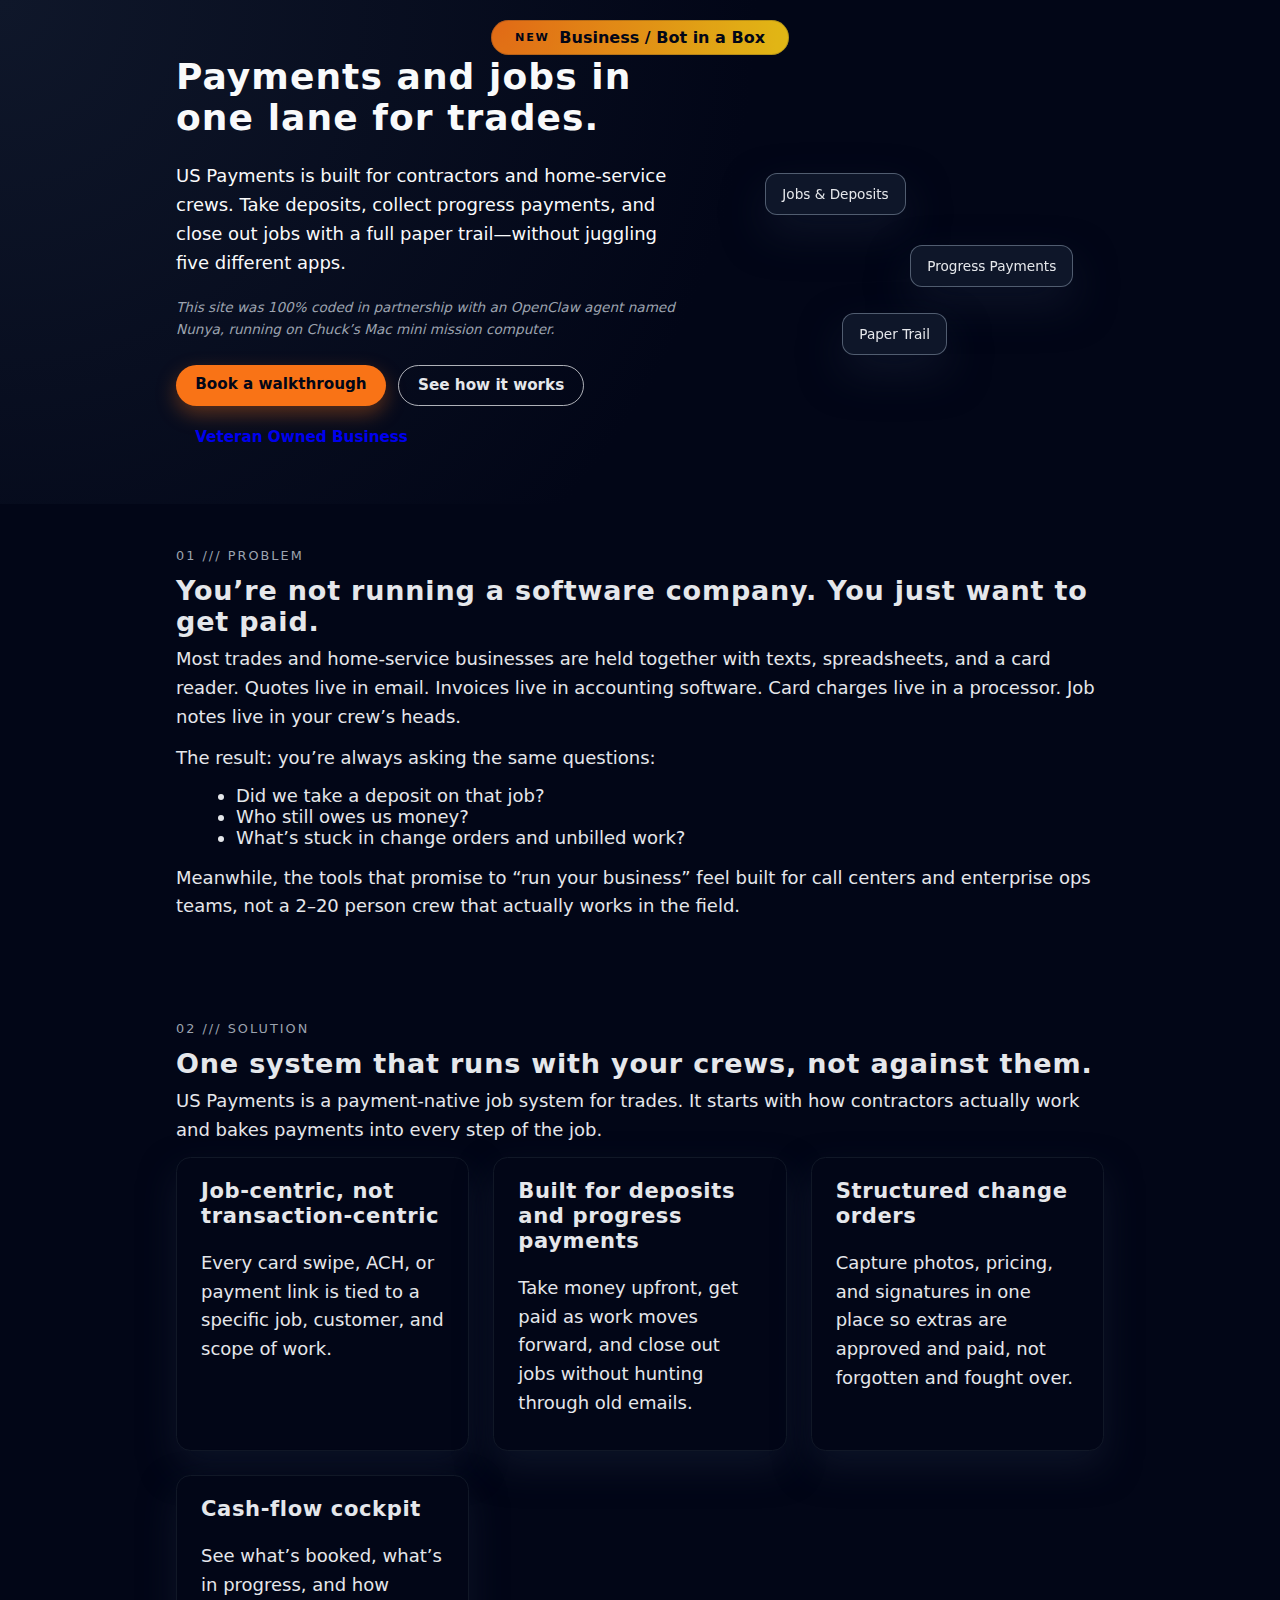
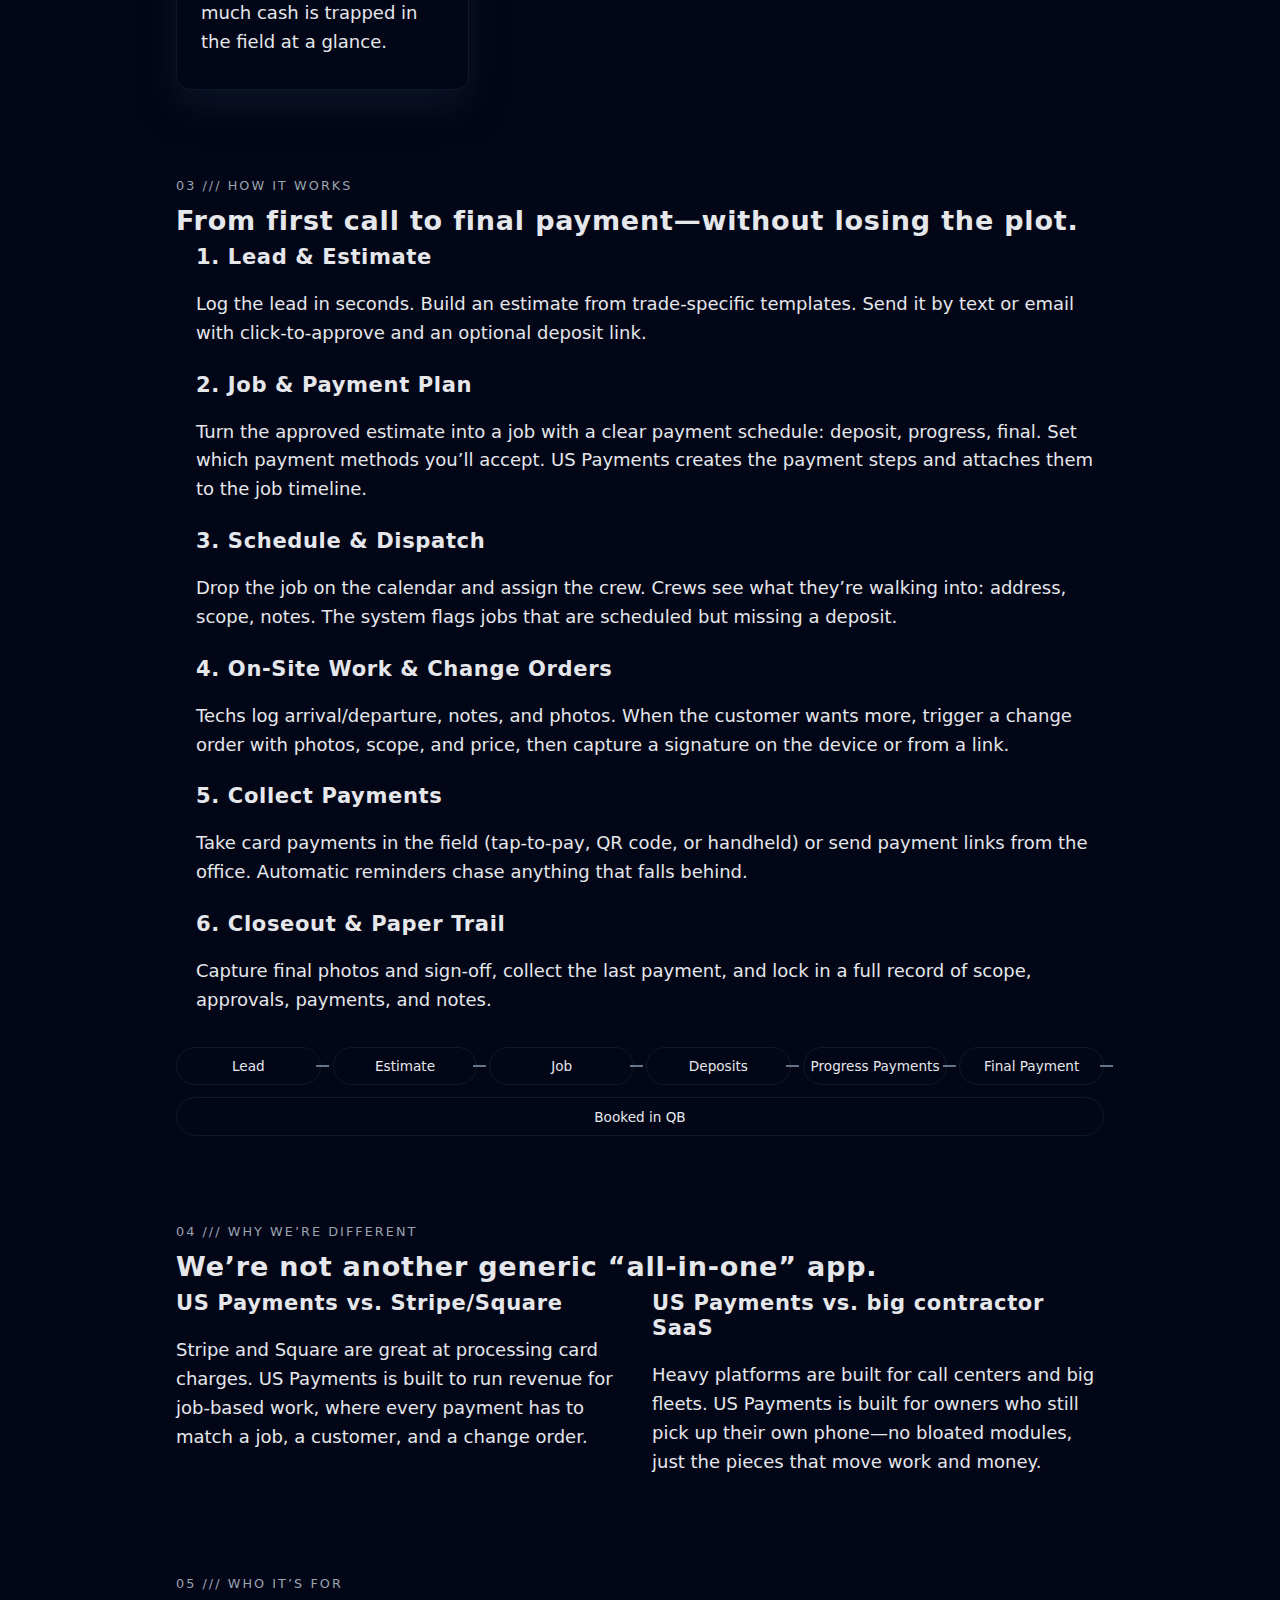
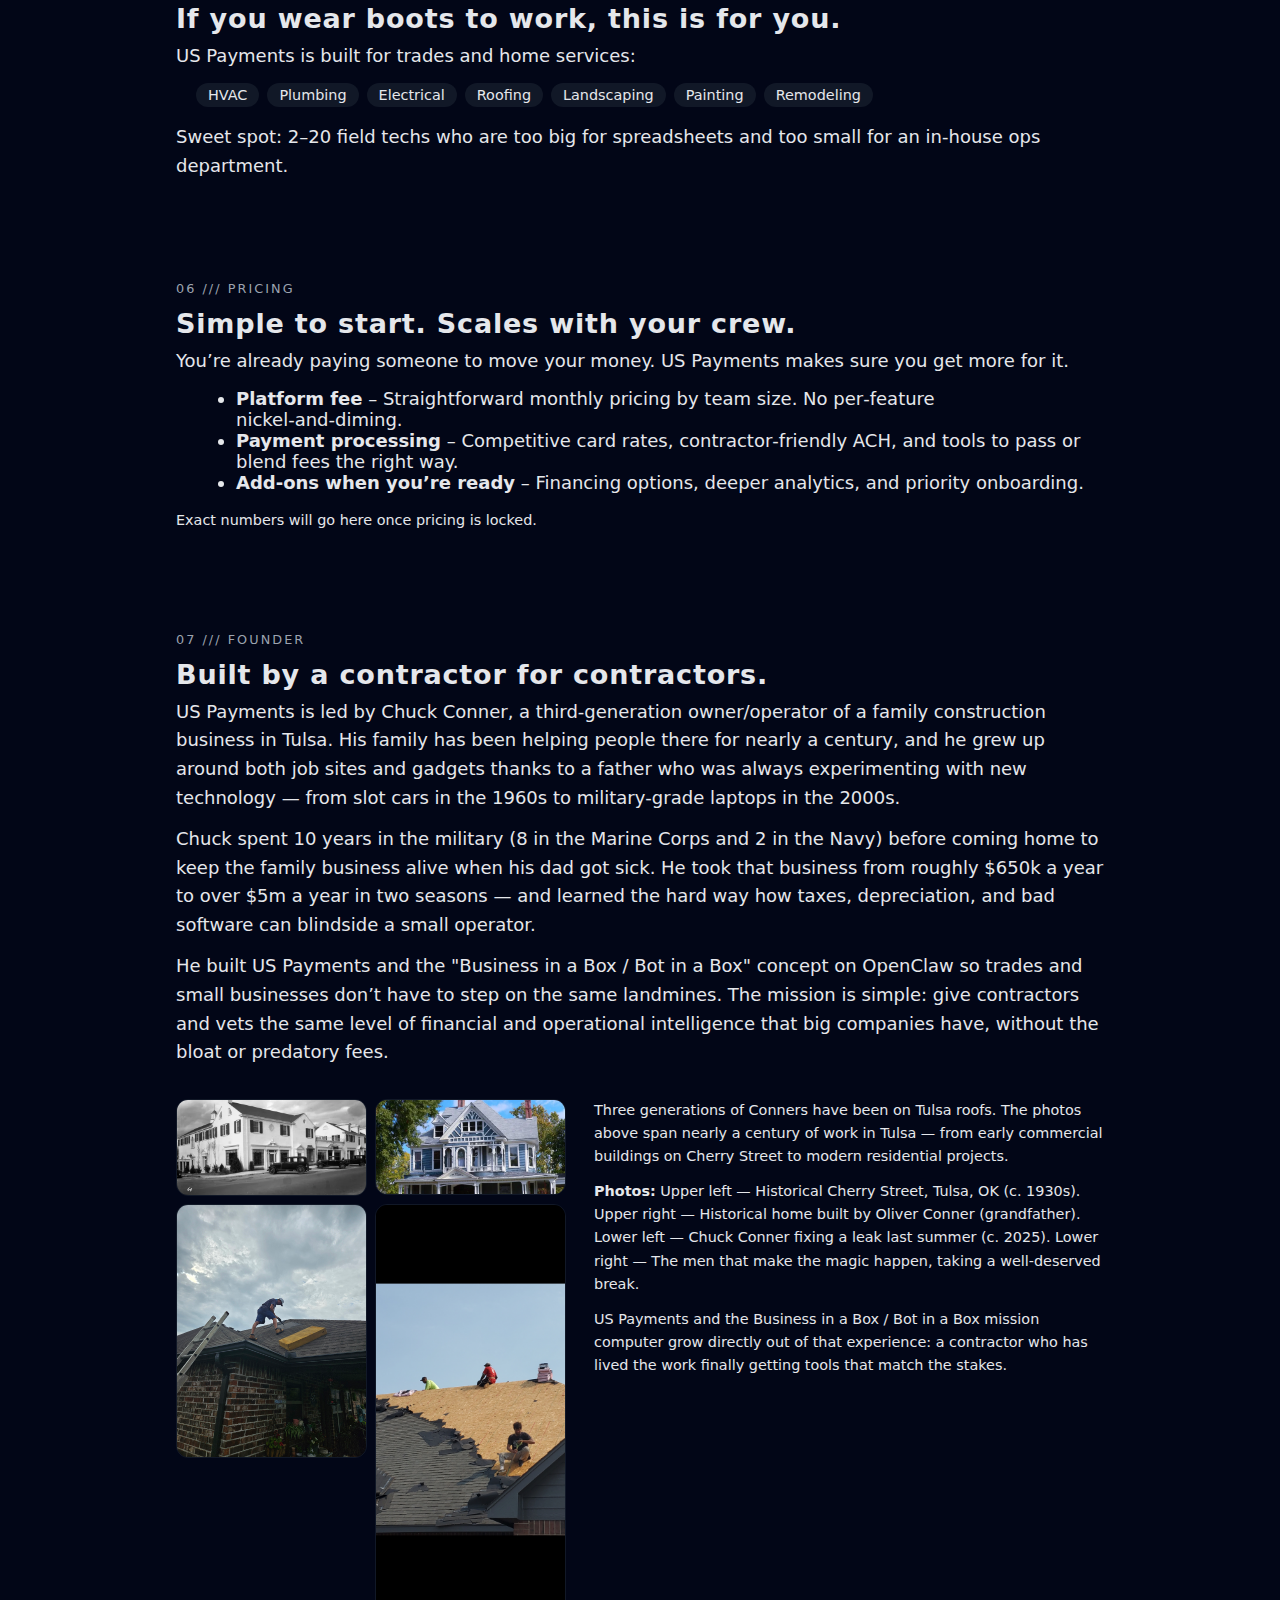
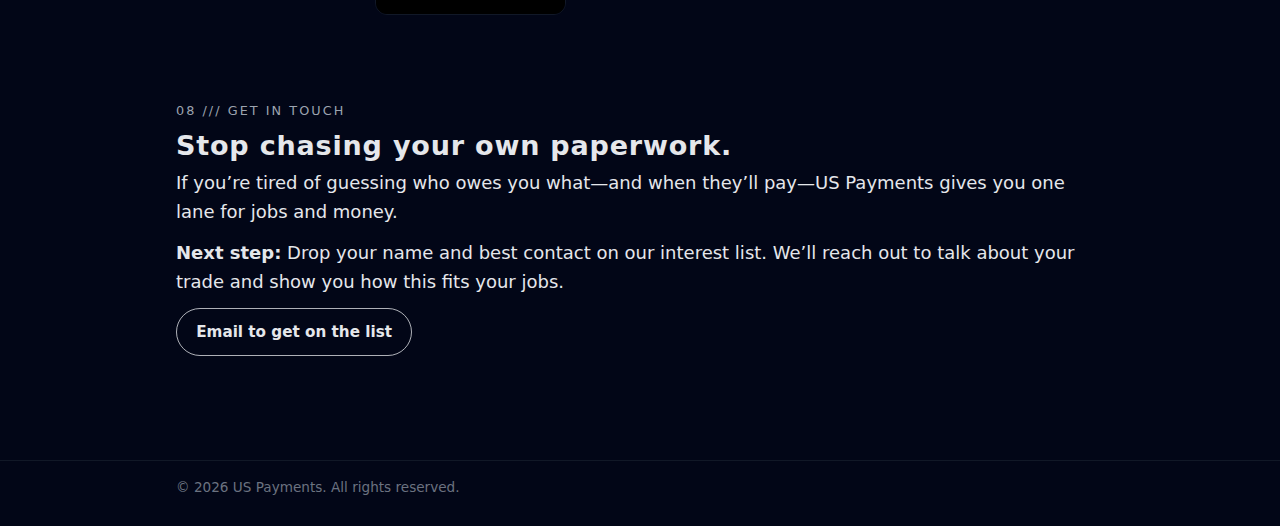
<file: index.html>
<!DOCTYPE html>
<html lang="en">
<head>
  <meta charset="UTF-8" />
  <meta name="viewport" content="width=device-width, initial-scale=1" />
  <title>US Payments – Payments and jobs in one lane for trades</title>
  <link rel="stylesheet" href="styles.css" />
</head>
<body>
  <header class="hero">
    <div class="container">
      <nav class="top-nav">
        <a href="business-in-a-box.html" class="nav-pill">
          <span class="nav-pill-label">New</span>
          <span>Business / Bot in a Box</span>
        </a>
      </nav>
    </div>
    <div class="container hero-inner">
      <div class="hero-copy">
        <h1>Payments and jobs in one lane for trades.</h1>
        <p class="hero-sub">US Payments is built for contractors and home‑service crews. Take deposits, collect progress payments, and close out jobs with a full paper trail—without juggling five different apps.</p>
        <p class="made-by made-by--hero">This site was 100% coded in partnership with an OpenClaw agent named Nunya, running on Chuck&rsquo;s Mac&nbsp;mini mission computer.</p>
        <div class="hero-ctas">
          <a href="mailto:Nunyafbusiness@icloud.com?subject=US%20Payments%20Walkthrough&body=Hi%20Chuck%2C%0A%0AI%E2%80%99d%20like%20to%20learn%20more%20about%20US%20Payments%20for%20my%20business.%0A%0A-%20" class="btn btn-primary">Book a walkthrough</a>
          <a href="#how-it-works" class="btn btn-secondary">See how it works</a>
          <a href="#founder" class="btn btn-veteran">Veteran Owned Business</a>
        </div>
      </div>
      <div class="hero-visual" data-parallax>
        <div class="hero-card hero-card--jobs">Jobs &amp; Deposits</div>
        <div class="hero-card hero-card--payments">Progress Payments</div>
        <div class="hero-card hero-card--trail">Paper Trail</div>
      </div>
    </div>
  </header>

  <main>
    <section class="section" id="pain">
      <div class="container">
        <div class="section-label">01 /// Problem</div>
        <h2>You’re not running a software company. You just want to get paid.</h2>
        <p>Most trades and home‑service businesses are held together with texts, spreadsheets, and a card reader. Quotes live in email. Invoices live in accounting software. Card charges live in a processor. Job notes live in your crew’s heads.</p>
        <p>The result: you’re always asking the same questions:</p>
        <ul>
          <li>Did we take a deposit on that job?</li>
          <li>Who still owes us money?</li>
          <li>What’s stuck in change orders and unbilled work?</li>
        </ul>
        <p>Meanwhile, the tools that promise to “run your business” feel built for call centers and enterprise ops teams, not a 2–20 person crew that actually works in the field.</p>
      </div>
    </section>

    <section class="section alt" id="what-it-does">
      <div class="container">
        <div class="section-label">02 /// Solution</div>
        <h2>One system that runs with your crews, not against them.</h2>
        <p>US Payments is a payment‑native job system for trades. It starts with how contractors actually work and bakes payments into every step of the job.</p>
        <div class="grid grid-2">
          <div class="card-grid-item">
            <h3>Job‑centric, not transaction‑centric</h3>
            <p>Every card swipe, ACH, or payment link is tied to a specific job, customer, and scope of work.</p>
          </div>
          <div class="card-grid-item">
            <h3>Built for deposits and progress payments</h3>
            <p>Take money upfront, get paid as work moves forward, and close out jobs without hunting through old emails.</p>
          </div>
          <div class="card-grid-item">
            <h3>Structured change orders</h3>
            <p>Capture photos, pricing, and signatures in one place so extras are approved and paid, not forgotten and fought over.</p>
          </div>
          <div class="card-grid-item">
            <h3>Cash‑flow cockpit</h3>
            <p>See what’s booked, what’s in progress, and how much cash is trapped in the field at a glance.</p>
          </div>
        </div>
      </div>
    </section>

    <section class="section" id="how-it-works">
      <div class="container">
        <div class="section-label">03 /// How it works</div>
        <h2>From first call to final payment—without losing the plot.</h2>
        <ol class="steps">
          <li>
            <h3>1. Lead &amp; Estimate</h3>
            <p>Log the lead in seconds. Build an estimate from trade‑specific templates. Send it by text or email with click‑to‑approve and an optional deposit link.</p>
          </li>
          <li>
            <h3>2. Job &amp; Payment Plan</h3>
            <p>Turn the approved estimate into a job with a clear payment schedule: deposit, progress, final. Set which payment methods you’ll accept. US Payments creates the payment steps and attaches them to the job timeline.</p>
          </li>
          <li>
            <h3>3. Schedule &amp; Dispatch</h3>
            <p>Drop the job on the calendar and assign the crew. Crews see what they’re walking into: address, scope, notes. The system flags jobs that are scheduled but missing a deposit.</p>
          </li>
          <li>
            <h3>4. On‑Site Work &amp; Change Orders</h3>
            <p>Techs log arrival/departure, notes, and photos. When the customer wants more, trigger a change order with photos, scope, and price, then capture a signature on the device or from a link.</p>
          </li>
          <li>
            <h3>5. Collect Payments</h3>
            <p>Take card payments in the field (tap‑to‑pay, QR code, or handheld) or send payment links from the office. Automatic reminders chase anything that falls behind.</p>
          </li>
          <li>
            <h3>6. Closeout &amp; Paper Trail</h3>
            <p>Capture final photos and sign‑off, collect the last payment, and lock in a full record of scope, approvals, payments, and notes.</p>
          </li>
        </ol>

        <div class="pipeline" aria-label="How money moves through a job">
          <div class="pipeline-step"><span>Lead</span></div>
          <div class="pipeline-step"><span>Estimate</span></div>
          <div class="pipeline-step"><span>Job</span></div>
          <div class="pipeline-step"><span>Deposits</span></div>
          <div class="pipeline-step"><span>Progress Payments</span></div>
          <div class="pipeline-step"><span>Final Payment</span></div>
          <div class="pipeline-step"><span>Booked in QB</span></div>
        </div>
      </div>
    </section>

    <section class="section alt" id="why-different">
      <div class="container">
        <div class="section-label">04 /// Why we’re different</div>
        <h2>We’re not another generic “all‑in‑one” app.</h2>
        <div class="grid grid-2">
          <div>
            <h3>US Payments vs. Stripe/Square</h3>
            <p>Stripe and Square are great at processing card charges. US Payments is built to run revenue for job‑based work, where every payment has to match a job, a customer, and a change order.</p>
          </div>
          <div>
            <h3>US Payments vs. big contractor SaaS</h3>
            <p>Heavy platforms are built for call centers and big fleets. US Payments is built for owners who still pick up their own phone—no bloated modules, just the pieces that move work and money.</p>
          </div>
        </div>
      </div>
    </section>

    <section class="section" id="who-for">
      <div class="container">
        <div class="section-label">05 /// Who it’s for</div>
        <h2>If you wear boots to work, this is for you.</h2>
        <p>US Payments is built for trades and home services:</p>
        <ul class="pill-list">
          <li>HVAC</li>
          <li>Plumbing</li>
          <li>Electrical</li>
          <li>Roofing</li>
          <li>Landscaping</li>
          <li>Painting</li>
          <li>Remodeling</li>
        </ul>
        <p>Sweet spot: 2–20 field techs who are too big for spreadsheets and too small for an in‑house ops department.</p>
      </div>
    </section>

    <section class="section alt" id="pricing">
      <div class="container">
        <div class="section-label">06 /// Pricing</div>
        <h2>Simple to start. Scales with your crew.</h2>
        <p>You’re already paying someone to move your money. US Payments makes sure you get more for it.</p>
        <ul>
          <li><strong>Platform fee</strong> – Straightforward monthly pricing by team size. No per‑feature nickel‑and‑diming.</li>
          <li><strong>Payment processing</strong> – Competitive card rates, contractor‑friendly ACH, and tools to pass or blend fees the right way.</li>
          <li><strong>Add‑ons when you’re ready</strong> – Financing options, deeper analytics, and priority onboarding.</li>
        </ul>
        <p class="note">Exact numbers will go here once pricing is locked.</p>
      </div>
    </section>

    <section class="section" id="founder">
      <div class="container">
        <div class="section-label">07 /// Founder</div>
        <h2>Built by a contractor for contractors.</h2>
        <p>US Payments is led by Chuck Conner, a third‑generation owner/operator of a family construction business in Tulsa. His family has been helping people there for nearly a century, and he grew up around both job sites and gadgets thanks to a father who was always experimenting with new technology &mdash; from slot cars in the 1960s to military‑grade laptops in the 2000s.</p>
        <p>Chuck spent 10 years in the military (8 in the Marine Corps and 2 in the Navy) before coming home to keep the family business alive when his dad got sick. He took that business from roughly $650k a year to over $5m a year in two seasons &mdash; and learned the hard way how taxes, depreciation, and bad software can blindside a small operator.</p>
        <p>He built US Payments and the "Business in a Box / Bot in a Box" concept on OpenClaw so trades and small businesses don&rsquo;t have to step on the same landmines. The mission is simple: give contractors and vets the same level of financial and operational intelligence that big companies have, without the bloat or predatory fees.</p>

        <div class="founder-media">
          <div class="founder-photos">
            <img src="assets/cherry-street-1935.webp" alt="Historic Conner Roofing project on Cherry Street, Tulsa, circa 1935" />
            <img src="assets/old-home-southern-hills.webp" alt="Roofing work on a home in Southern Hills, Tulsa" />
            <img src="assets/chris-on-roof.jpg" alt="Chuck Conner on a roof working a modern project" />
            <img src="assets/roofing-crew-on-roof.jpg" alt="Conner Roofing crew on a roof in Tulsa" />
          </div>
          <div class="founder-media-copy">
            <p>Three generations of Conners have been on Tulsa roofs. The photos above span nearly a century of work in Tulsa &mdash; from early commercial buildings on Cherry Street to modern residential projects.</p>
            <p><strong>Photos:</strong> Upper left &mdash; Historical Cherry Street, Tulsa, OK (c. 1930s). Upper right &mdash; Historical home built by Oliver Conner (grandfather). Lower left &mdash; Chuck Conner fixing a leak last summer (c. 2025). Lower right &mdash; The men that make the magic happen, taking a well‑deserved break.</p>
            <p>US Payments and the Business in a Box / Bot in a Box mission computer grow directly out of that experience: a contractor who has lived the work finally getting tools that match the stakes.</p>
          </div>
        </div>
      </div>
    </section>

    <section class="section" id="contact">
      <div class="container">
        <div class="section-label">08 /// Get in touch</div>
        <h2>Stop chasing your own paperwork.</h2>
        <p>If you’re tired of guessing who owes you what—and when they’ll pay—US Payments gives you one lane for jobs and money.</p>
        <p><strong>Next step:</strong> Drop your name and best contact on our interest list. We’ll reach out to talk about your trade and show you how this fits your jobs.</p>
        <p><a href="mailto:Nunyafbusiness@icloud.com?subject=US%20Payments%20Interest%20List&body=Hi%20Chuck%2C%0A%0AI%E2%80%99d%20like%20to%20be%20on%20the%20interest%20list%20for%20US%20Payments.%20Here%E2%80%99s%20my%20business%20info%3A%0A%0A-%20" class="btn btn-secondary">Email to get on the list</a></p>
        <!-- Placeholder for future form -->
      </div>
    </section>
  </main>

  <footer class="footer">
    <div class="container">
      <p>© <span id="year"></span> US Payments. All rights reserved.</p>
    </div>
  </footer>

  <script>
    document.getElementById('year').textContent = new Date().getFullYear();
  </script>
  <script src="script.js"></script>
</body>
</html>
</file>
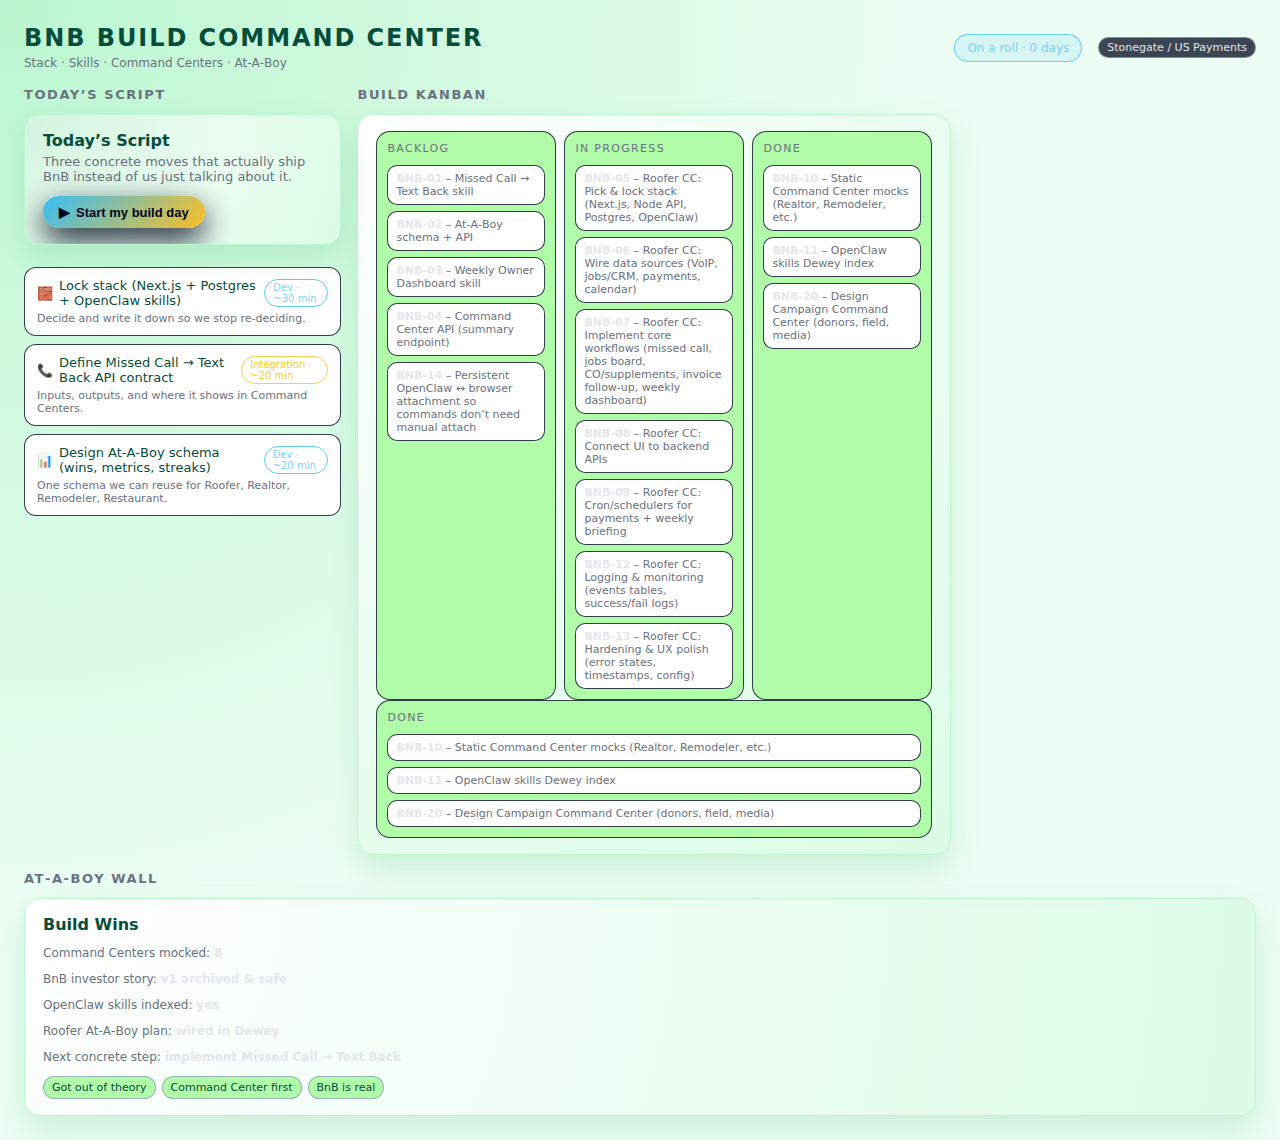
<file: bnb-command-center.html>
<!DOCTYPE html>
<html lang="en">
<head>
  <meta charset="UTF-8" />
  <meta name="viewport" content="width=device-width, initial-scale=1" />
  <title>BnB Build Command Center – Stonegate / US Payments</title>
  <style>
    :root {
      --bg: #ecfdf3;           /* light green wash */
      --card: #ffffff;
      --border: #bbf7d0;       /* soft green border */
      --accent: #16a34a;       /* primary green */
      --accent-amber: #fbbf24;
      --accent-green: #22c55e;
      --text: #064e3b;
      --muted: #6b7280;
    }
    * { box-sizing: border-box; }
    body {
      margin: 0;
      padding: 0;
      font-family: -apple-system, BlinkMacSystemFont, system-ui, sans-serif;
      background: radial-gradient(circle at top left, #bbf7d0, #ecfdf3 55%);
      color: var(--text);
      min-height: 100vh;
      display: flex;
      flex-direction: column;
    }
    .app-shell { display:flex; flex-direction:column; min-height:100vh; padding:24px; gap:16px; }
    header.app-header { display:flex; justify-content:space-between; align-items:center; }
    .app-title h1 { margin:0; font-size:24px; letter-spacing:0.08em; text-transform:uppercase; }
    .app-title span { font-size:12px; color:var(--muted); }
    .app-right { display:flex; align-items:center; gap:16px; font-size:12px; color:var(--muted); }
    .streak-pill { padding:6px 12px; border-radius:999px; background:rgba(56,189,248,0.12); border:1px solid rgba(56,189,248,0.7); color:#7dd3fc; display:flex; align-items:center; gap:6px; }
    .badge-tag { font-size:11px; padding:3px 8px; border-radius:999px; border:1px solid rgba(248,250,252,0.4); color:#e5e7eb; background:rgba(15,23,42,0.8); }
    .layout { flex:1; display:grid; grid-template-columns:1.1fr 1.2fr 1fr; gap:16px; min-height:0; }
    .column { display:flex; flex-direction:column; gap:12px; min-height:0; }
    .column h2 { margin:0; font-size:13px; text-transform:uppercase; letter-spacing:0.12em; color:var(--muted); }
    .card {
      background: radial-gradient(circle at top left, #ffffff, #dcfce7);
      border-radius:16px;
      border:1px solid var(--border);
      box-shadow:0 14px 30px rgba(22,163,74,0.15);
      padding:16px 18px;
    }
    .card.hero { position:relative; overflow:hidden; }
    .card.hero::after { content:""; position:absolute; inset:0; background: radial-gradient(circle at top left, rgba(34,197,94,0.2), transparent 60%); pointer-events:none; }
    .hero-inner { position:relative; z-index:1; }
    .hero-title { font-size:16px; font-weight:600; margin-bottom:4px; }
    .hero-sub { font-size:13px; color:var(--muted); margin-bottom:12px; }
    .btn-primary { display:inline-flex; align-items:center; justify-content:center; gap:6px; padding:8px 16px; border-radius:999px; border:none; cursor:default; background:linear-gradient(135deg,#38bdf8,#fbbf24); color:#020617; font-size:13px; font-weight:600; box-shadow:0 12px 30px rgba(15,23,42,0.95); }
    .btn-primary span.icon { font-size:14px; }
    .tasks { display:flex; flex-direction:column; gap:8px; margin-top:10px; }
    .task-card { background:var(--card); border-radius:12px; border:1px solid rgba(31,41,55,0.9); padding:10px 12px; display:flex; flex-direction:column; gap:4px; }
    .task-header { display:flex; align-items:center; justify-content:space-between; gap:8px; }
    .task-title { font-size:13px; display:flex; align-items:center; gap:6px; }
    .task-meta { font-size:11px; color:var(--muted); display:flex; gap:8px; }
    .chip { border-radius:999px; padding:2px 8px; font-size:10px; border:1px solid rgba(148,163,184,0.8); color:#bfdbfe; }
    .chip.dev { border-color:rgba(56,189,248,0.8); color:#7dd3fc; }
    .chip.integration { border-color:rgba(251,191,36,0.8); color:#facc15; }
    .chip.ops { border-color:rgba(22,163,74,0.8); color:#bbf7d0; }
    .kanban { display:flex; gap:8px; overflow-x:auto; }
    .kanban-column { min-width:180px; background:#B0FCA9; border-radius:14px; border:1px solid rgba(31,41,55,0.9); padding:10px; display:flex; flex-direction:column; gap:6px; }
    .kanban-title { font-size:11px; text-transform:uppercase; letter-spacing:0.12em; color:var(--muted); margin-bottom:4px; }
    .kanban-card { background:var(--card); border-radius:10px; border:1px solid rgba(31,41,55,0.9); padding:6px 8px; font-size:11px; color:var(--muted); }
    .kanban-card strong { color:#e5e7eb; }
    .metrics { font-size:12px; color:var(--muted); }
    .metrics strong { color:#e5e7eb; }
    .badge-row { display:flex; flex-wrap:wrap; gap:6px; font-size:11px; margin-top:6px; }
    .badge { padding:4px 8px; border-radius:999px; background:#B0FCA9; border:1px solid rgba(148,163,184,0.8); color:#064e3b; }
    @media (max-width:900px){ .layout{grid-template-columns:1fr;} }
  </style>
</head>
<body>
  <div class="app-shell">
    <header class="app-header">
      <div class="app-title">
        <h1>BnB Build Command Center</h1>
        <span>Stack · Skills · Command Centers · At‑A‑Boy</span>
      </div>
      <div class="app-right">
        <div class="streak-pill"><span>On a roll · 0 days</span></div>
        <span class="badge-tag">Stonegate / US Payments</span>
      </div>
    </header>

    <div class="layout">
      <!-- Left: Today’s Script for BnB build -->
      <div class="column">
        <h2>Today’s Script</h2>
        <div class="card hero">
          <div class="hero-inner">
            <div class="hero-title">Today’s Script</div>
            <div class="hero-sub">Three concrete moves that actually ship BnB instead of us just talking about it.</div>
            <button class="btn-primary">
              <span class="icon">▶</span>
              <span>Start my build day</span>
            </button>
          </div>
        </div>

        <div class="tasks">
          <div class="task-card">
            <div class="task-header">
              <div class="task-title"><span>🧱</span><span>Lock stack (Next.js + Postgres + OpenClaw skills)</span></div>
              <span class="chip dev">Dev · ~30 min</span>
            </div>
            <div class="task-meta"><span>Decide and write it down so we stop re‑deciding.</span></div>
          </div>
          <div class="task-card">
            <div class="task-header">
              <div class="task-title"><span>📞</span><span>Define Missed Call → Text Back API contract</span></div>
              <span class="chip integration">Integration · ~20 min</span>
            </div>
            <div class="task-meta"><span>Inputs, outputs, and where it shows in Command Centers.</span></div>
          </div>
          <div class="task-card">
            <div class="task-header">
              <div class="task-title"><span>📊</span><span>Design At‑A‑Boy schema (wins, metrics, streaks)</span></div>
              <span class="chip dev">Dev · ~20 min</span>
            </div>
            <div class="task-meta"><span>One schema we can reuse for Roofer, Realtor, Remodeler, Restaurant.</span></div>
          </div>
        </div>
      </div>

      <!-- Middle: BnB build Kanban -->
      <div class="column">
        <h2>Build Kanban</h2>
        <div class="card">
          <div class="kanban">
            <div class="kanban-column">
              <div class="kanban-title">Backlog</div>
              <div class="kanban-card"><strong>BNB‑01</strong> – Missed Call → Text Back skill</div>
              <div class="kanban-card"><strong>BNB‑02</strong> – At‑A‑Boy schema + API</div>
              <div class="kanban-card"><strong>BNB‑03</strong> – Weekly Owner Dashboard skill</div>
              <div class="kanban-card"><strong>BNB‑04</strong> – Command Center API (summary endpoint)</div>
              <div class="kanban-card"><strong>BNB‑14</strong> – Persistent OpenClaw ↔ browser attachment so commands don’t need manual attach</div>
            </div>
            <div class="kanban-column">
              <div class="kanban-title">In Progress</div>
              <div class="kanban-card"><strong>BNB‑05</strong> – Roofer CC: Pick & lock stack (Next.js, Node API, Postgres, OpenClaw)</div>
              <div class="kanban-card"><strong>BNB‑06</strong> – Roofer CC: Wire data sources (VoIP, jobs/CRM, payments, calendar)</div>
              <div class="kanban-card"><strong>BNB‑07</strong> – Roofer CC: Implement core workflows (missed call, jobs board, CO/supplements, invoice follow‑up, weekly dashboard)</div>
              <div class="kanban-card"><strong>BNB‑08</strong> – Roofer CC: Connect UI to backend APIs</div>
              <div class="kanban-card"><strong>BNB‑09</strong> – Roofer CC: Cron/schedulers for payments + weekly briefing</div>
              <div class="kanban-card"><strong>BNB‑12</strong> – Roofer CC: Logging & monitoring (events tables, success/fail logs)</div>
              <div class="kanban-card"><strong>BNB‑13</strong> – Roofer CC: Hardening & UX polish (error states, timestamps, config)</div>
            </div>
            <div class="kanban-column">
              <div class="kanban-title">Done</div>
              <div class="kanban-card"><strong>BNB‑10</strong> – Static Command Center mocks (Realtor, Remodeler, etc.)</div>
              <div class="kanban-card"><strong>BNB‑11</strong> – OpenClaw skills Dewey index</div>
              <div class="kanban-card"><strong>BNB‑20</strong> – Design Campaign Command Center (donors, field, media)</div>
            </div>
            </div>
            <div class="kanban-column">
              <div class="kanban-title">Done</div>
              <div class="kanban-card"><strong>BNB‑10</strong> – Static Command Center mocks (Realtor, Remodeler, etc.)</div>
              <div class="kanban-card"><strong>BNB‑11</strong> – OpenClaw skills Dewey index</div>
              <div class="kanban-card"><strong>BNB‑20</strong> – Design Campaign Command Center (donors, field, media)</div>
            </div>
          </div>
        </div>
      </div>

      <!-- Right: At-A-Boy Wall for BnB build -->
      <div class="column">
        <h2>At‑A‑Boy Wall</h2>
        <div class="card">
          <div class="hero-title">Build Wins</div>
          <p class="metrics">Command Centers mocked: <strong>8</strong></p>
          <p class="metrics">BnB investor story: <strong>v1 archived & safe</strong></p>
          <p class="metrics">OpenClaw skills indexed: <strong>yes</strong></p>
          <p class="metrics">Roofer At‑A‑Boy plan: <strong>wired in Dewey</strong></p>
          <p class="metrics">Next concrete step: <strong>implement Missed Call → Text Back</strong></p>
          <div class="badge-row">
            <span class="badge">Got out of theory</span>
            <span class="badge">Command Center first</span>
            <span class="badge">BnB is real</span>
          </div>
        </div>
      </div>
    </div>
  </div>
</body>
</html>
</file>
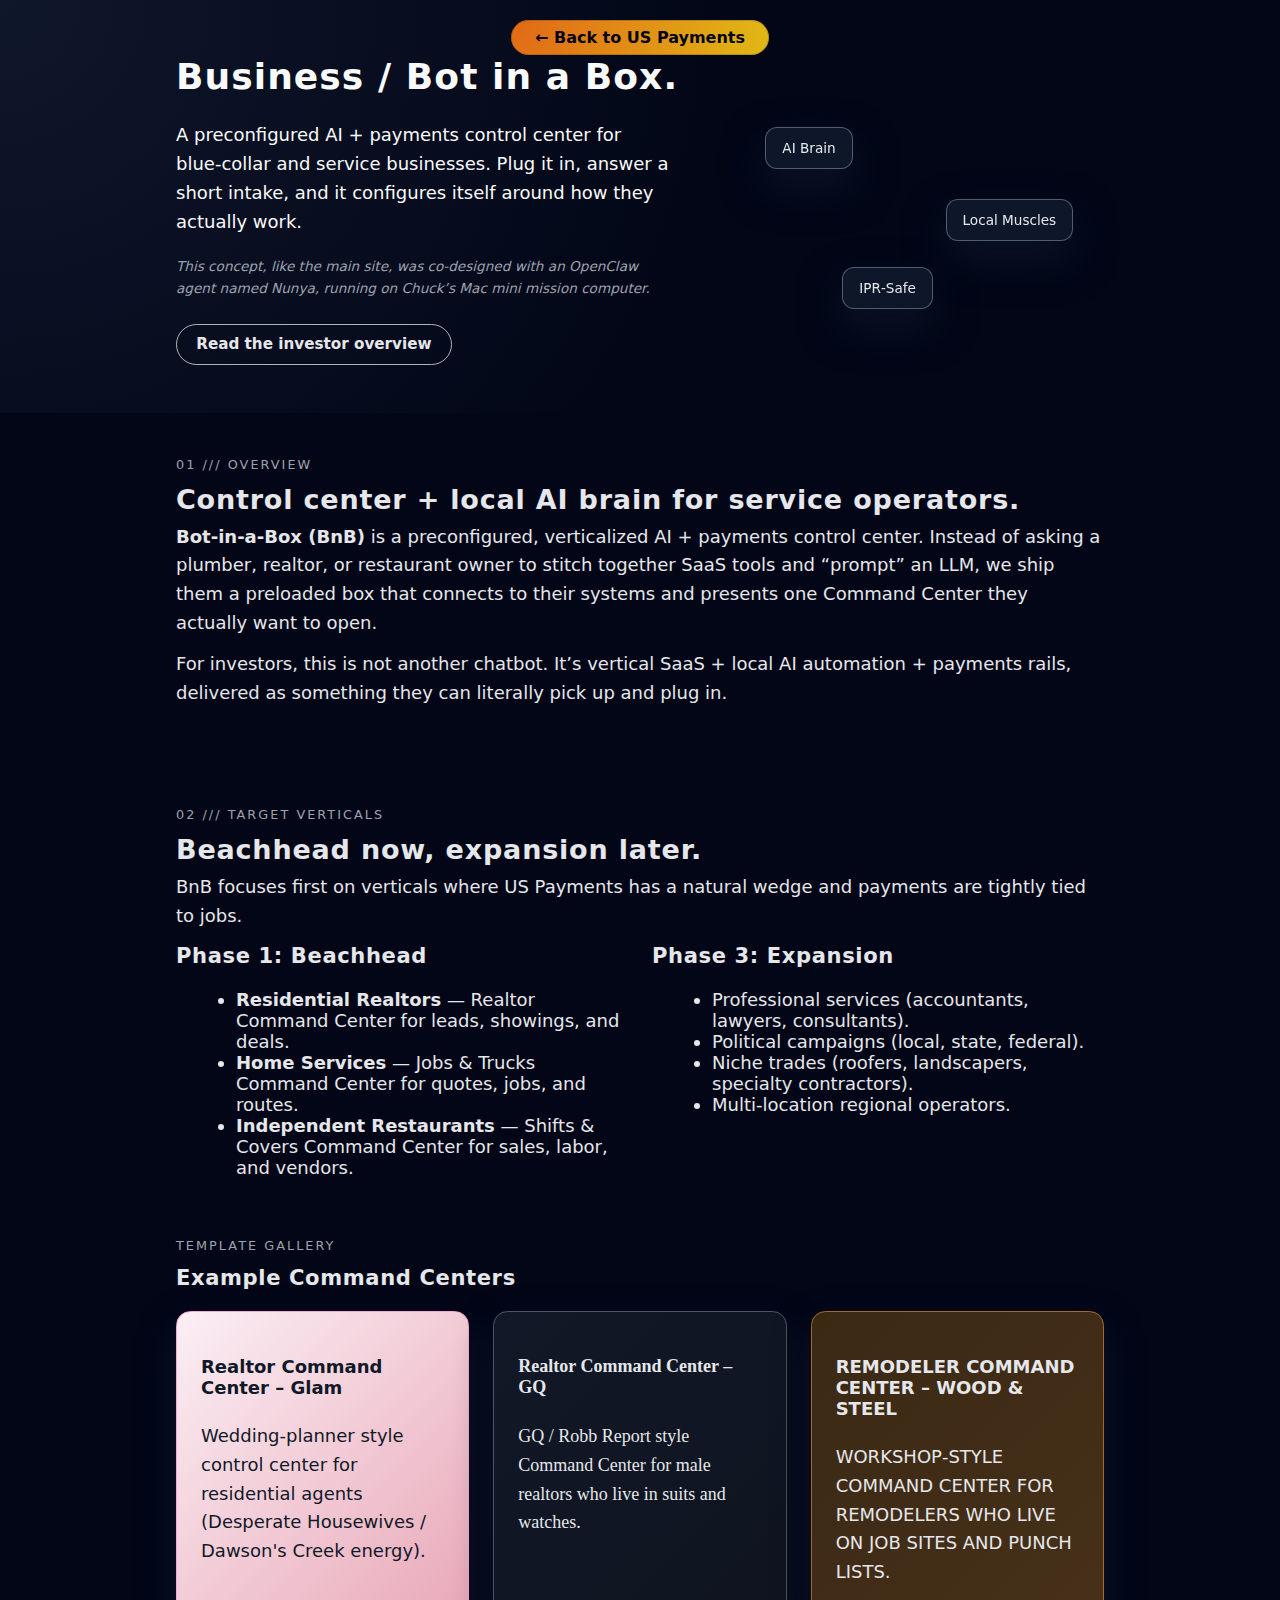
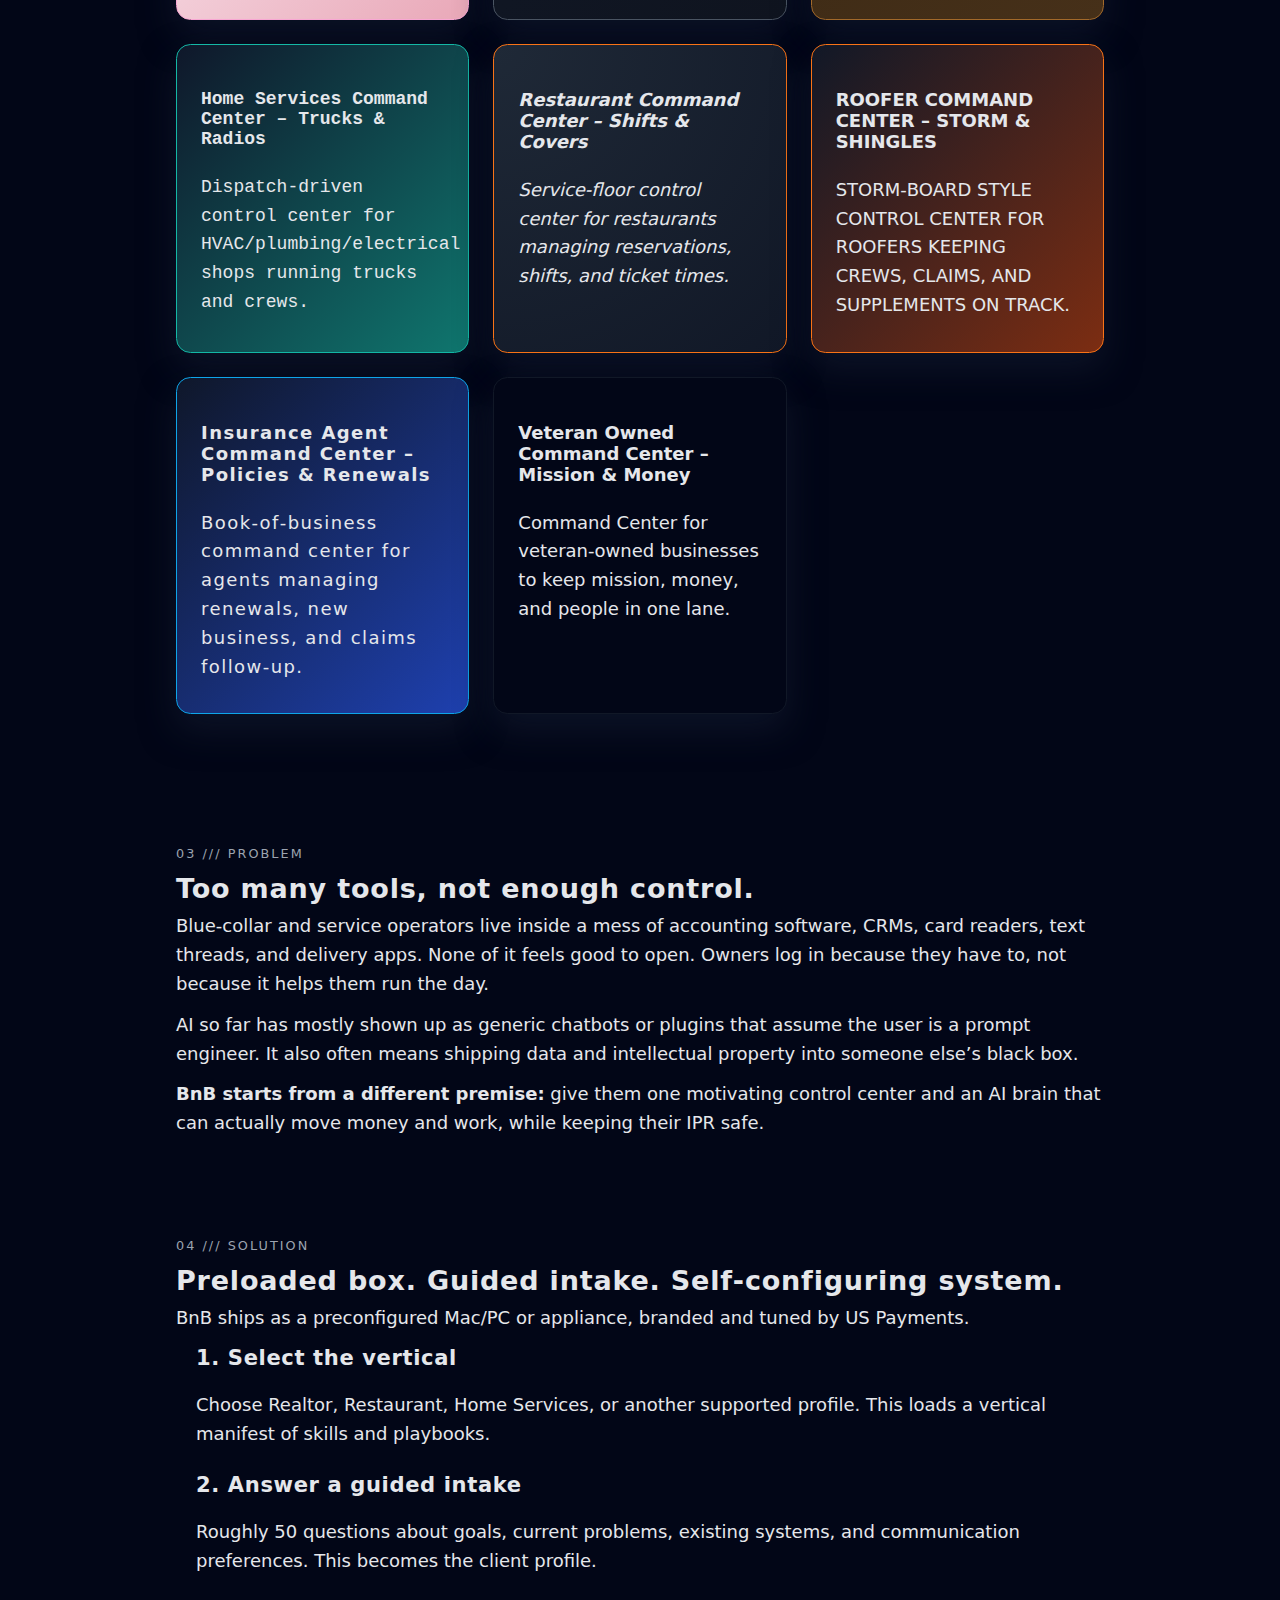
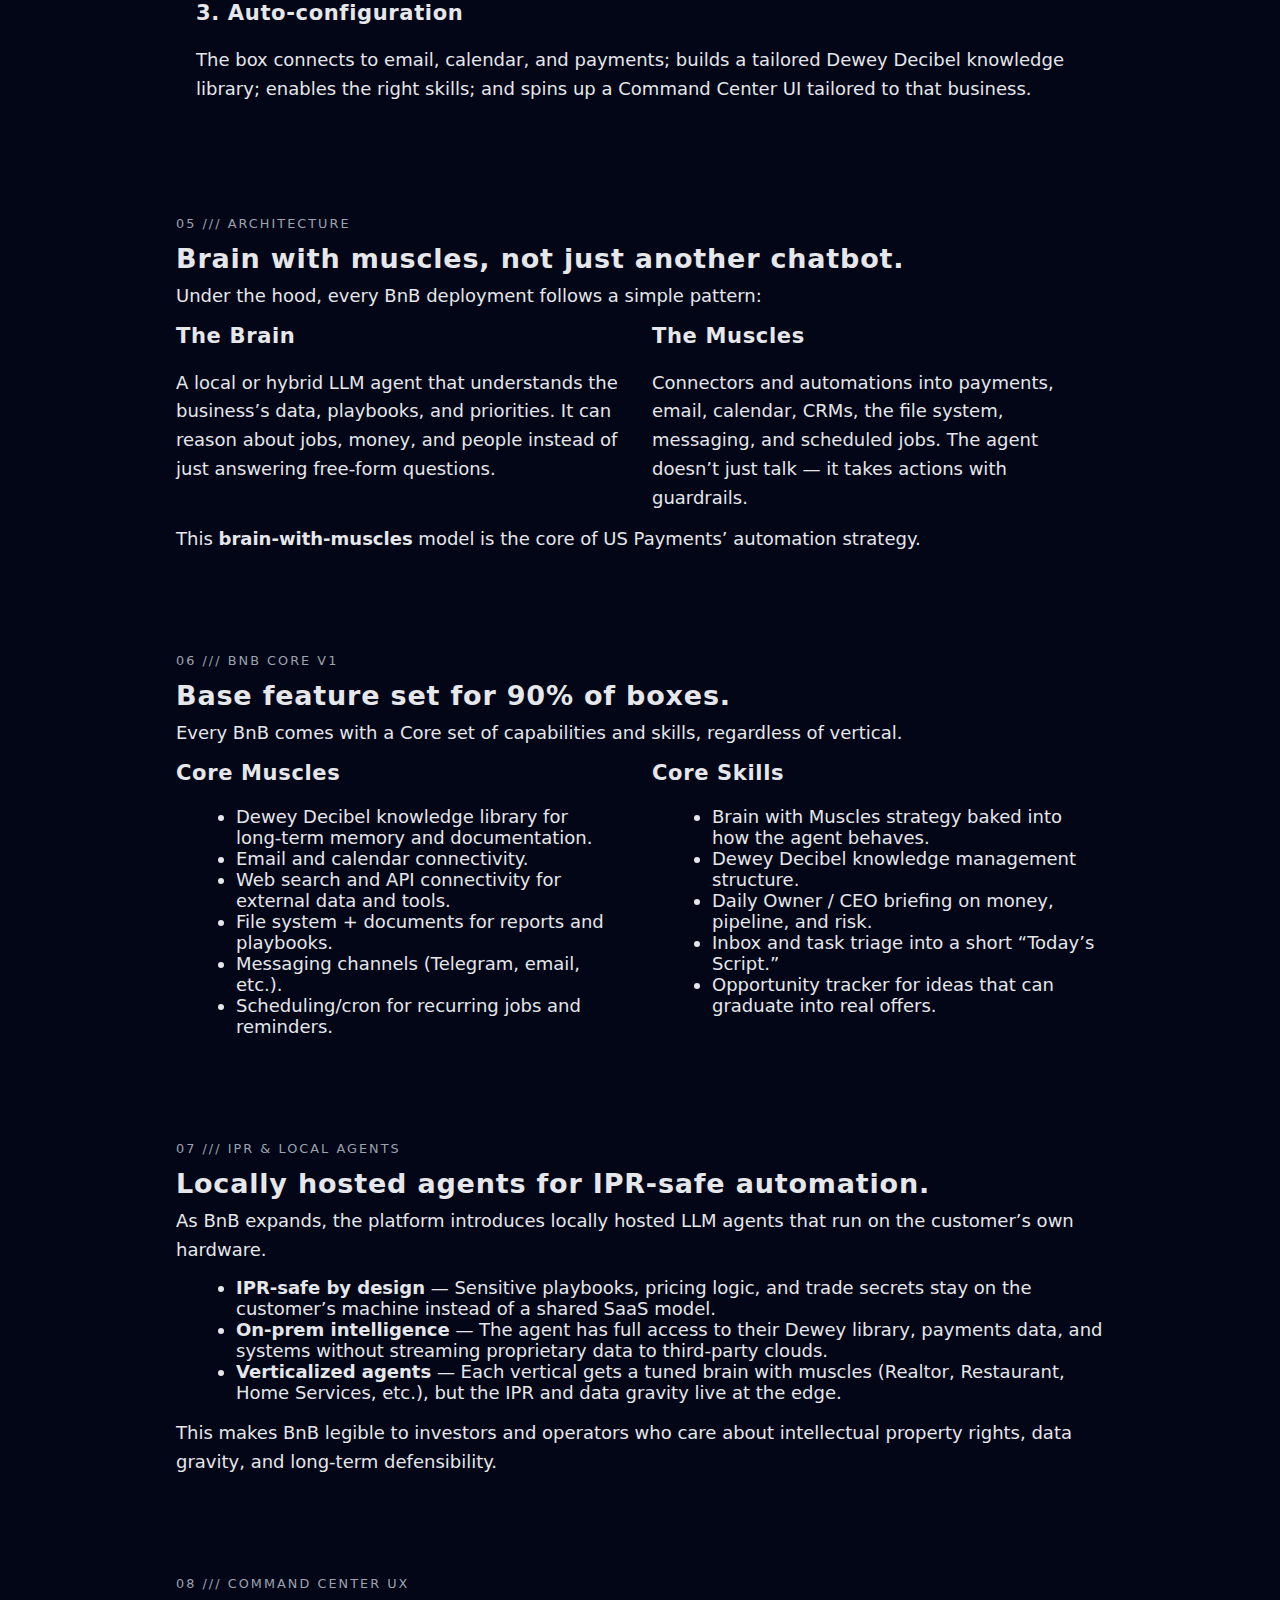
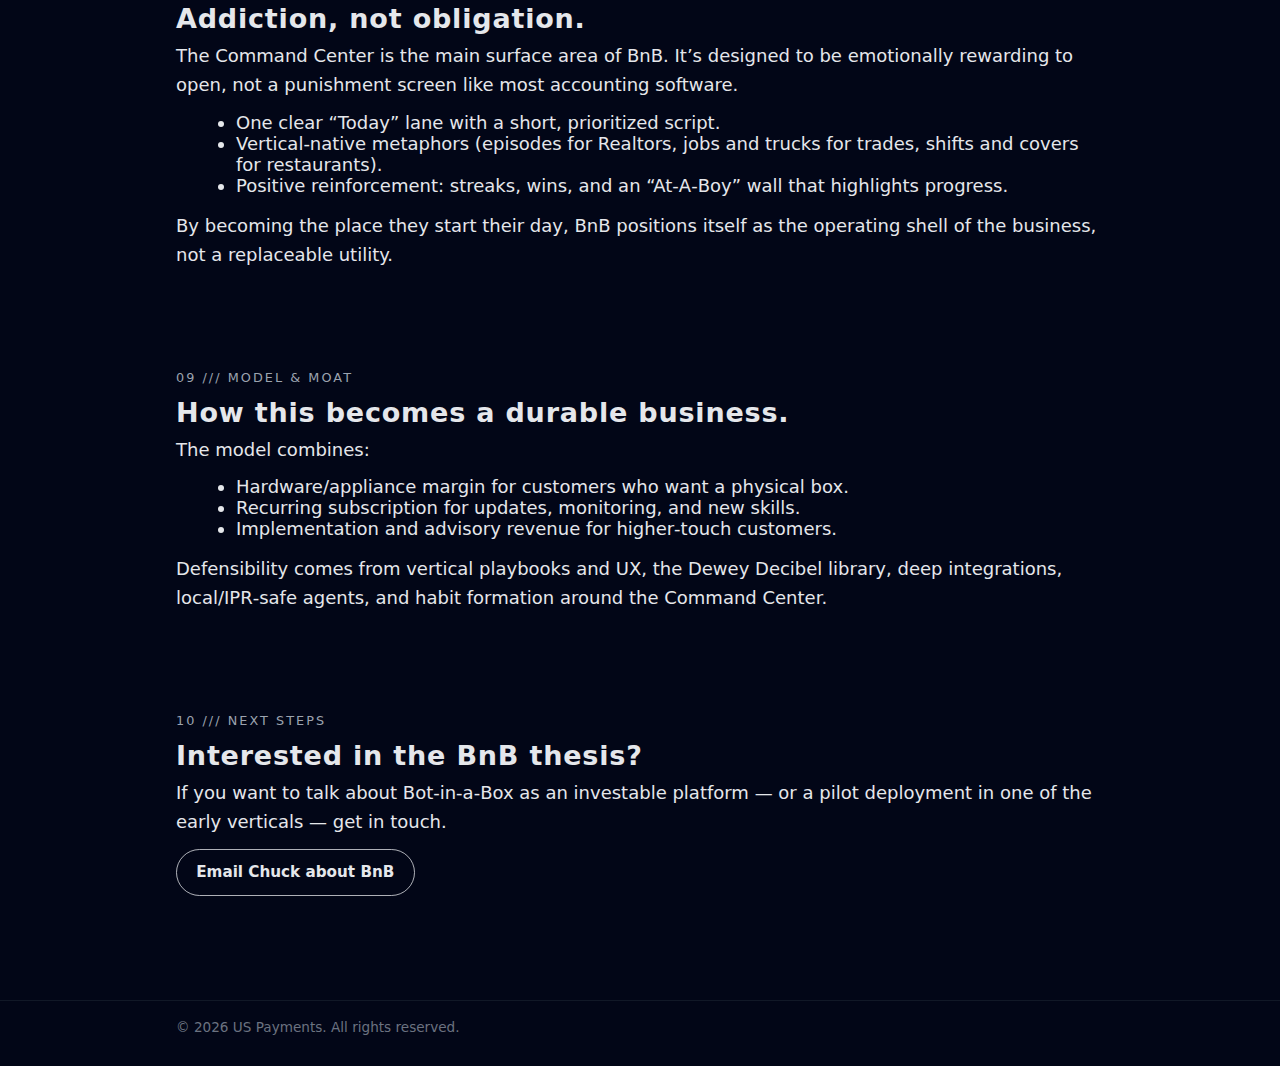
<file: business-in-a-box.html>
<!DOCTYPE html>
<html lang="en">
<head>
  <meta charset="UTF-8" />
  <meta name="viewport" content="width=device-width, initial-scale=1" />
  <title>US Payments – Business / Bot in a Box (Investor Overview)</title>
  <link rel="stylesheet" href="styles.css" />
</head>
<body>
  <header class="hero">
    <div class="container">
      <nav class="top-nav">
        <a href="index.html" class="nav-pill">
          <span>← Back to US Payments</span>
        </a>
      </nav>
    </div>
    <div class="container hero-inner">
      <div class="hero-copy">
        <h1>Business / Bot in a Box.</h1>
        <p class="hero-sub">A preconfigured AI + payments control center for blue‑collar and service businesses. Plug it in, answer a short intake, and it configures itself around how they actually work.</p>
        <p class="made-by made-by--hero">This concept, like the main site, was co‑designed with an OpenClaw agent named Nunya, running on Chuck&rsquo;s Mac&nbsp;mini mission computer.</p>
        <div class="hero-ctas">
          <a href="#overview" class="btn btn-secondary">Read the investor overview</a>
        </div>
      </div>
      <div class="hero-visual" data-parallax>
        <div class="hero-card hero-card--jobs">AI Brain</div>
        <div class="hero-card hero-card--payments">Local Muscles</div>
        <div class="hero-card hero-card--trail">IPR‑Safe</div>
      </div>
    </div>
  </header>

  <main>
    <section class="section" id="overview">
      <div class="container">
        <div class="section-label">01 /// Overview</div>
        <h2>Control center + local AI brain for service operators.</h2>
        <p><strong>Bot‑in‑a‑Box (BnB)</strong> is a preconfigured, verticalized AI + payments control center. Instead of asking a plumber, realtor, or restaurant owner to stitch together SaaS tools and &ldquo;prompt&rdquo; an LLM, we ship them a preloaded box that connects to their systems and presents one Command Center they actually want to open.</p>
        <p>For investors, this is not another chatbot. It&rsquo;s vertical SaaS + local AI automation + payments rails, delivered as something they can literally pick up and plug in.</p>
      </div>
    </section>

    <section class="section" id="verticals">
      <div class="container">
        <div class="section-label">02 /// Target verticals</div>
        <h2>Beachhead now, expansion later.</h2>
        <p>BnB focuses first on verticals where US Payments has a natural wedge and payments are tightly tied to jobs.</p>
        <div class="grid grid-2">
          <div>
            <h3>Phase 1: Beachhead</h3>
            <ul>
              <li><strong>Residential Realtors</strong> &mdash; Realtor Command Center for leads, showings, and deals.</li>
              <li><strong>Home Services</strong> &mdash; Jobs &amp; Trucks Command Center for quotes, jobs, and routes.</li>
              <li><strong>Independent Restaurants</strong> &mdash; Shifts &amp; Covers Command Center for sales, labor, and vendors.</li>
            </ul>
          </div>
          <div>
            <h3>Phase 3: Expansion</h3>
            <ul>
              <li>Professional services (accountants, lawyers, consultants).</li>
              <li>Political campaigns (local, state, federal).</li>
              <li>Niche trades (roofers, landscapers, specialty contractors).</li>
              <li>Multi‑location regional operators.</li>
            </ul>
          </div>
        </div>

        <div class="section" id="templates">
          <div class="section-label">Template gallery</div>
          <h3>Example Command Centers</h3>
          <div class="grid grid-2">
            <a href="realtor-command-center.html" class="card-grid-item card-realtor-glam">
              <h4>Realtor Command Center – Glam</h4>
              <p>Wedding‑planner style control center for residential agents (Desperate Housewives / Dawson's Creek energy).</p>
            </a>
            <a href="realtor-command-center-gq.html" class="card-grid-item card-realtor-gq">
              <h4>Realtor Command Center – GQ</h4>
              <p>GQ / Robb Report style Command Center for male realtors who live in suits and watches.</p>
            </a>
            <a href="remodeler-command-center.html" class="card-grid-item card-remodeler">
              <h4>Remodeler Command Center – Wood &amp; Steel</h4>
              <p>Workshop‑style command center for remodelers who live on job sites and punch lists.</p>
            </a>
            <a href="home-services-command-center.html" class="card-grid-item card-home-services">
              <h4>Home Services Command Center – Trucks &amp; Radios</h4>
              <p>Dispatch‑driven control center for HVAC/plumbing/electrical shops running trucks and crews.</p>
            </a>
            <a href="restaurant-command-center.html" class="card-grid-item card-restaurant">
              <h4>Restaurant Command Center – Shifts &amp; Covers</h4>
              <p>Service‑floor control center for restaurants managing reservations, shifts, and ticket times.</p>
            </a>
            <a href="roofer-command-center.html" class="card-grid-item card-roofer">
              <h4>Roofer Command Center – Storm &amp; Shingles</h4>
              <p>Storm‑board style control center for roofers keeping crews, claims, and supplements on track.</p>
            </a>
            <a href="insurance-agent-command-center.html" class="card-grid-item card-insurance">
              <h4>Insurance Agent Command Center – Policies &amp; Renewals</h4>
              <p>Book‑of‑business command center for agents managing renewals, new business, and claims follow‑up.</p>
            </a>
            <a href="veteran-command-center.html" class="card-grid-item card-veteran">
              <h4>Veteran Owned Command Center – Mission &amp; Money</h4>
              <p>Command Center for veteran‑owned businesses to keep mission, money, and people in one lane.</p>
            </a>
          </div>
        </div>
      </div>
    </section>

    <section class="section alt" id="problem">
      <div class="container">
        <div class="section-label">03 /// Problem</div>
        <h2>Too many tools, not enough control.</h2>
        <p>Blue‑collar and service operators live inside a mess of accounting software, CRMs, card readers, text threads, and delivery apps. None of it feels good to open. Owners log in because they have to, not because it helps them run the day.</p>
        <p>AI so far has mostly shown up as generic chatbots or plugins that assume the user is a prompt engineer. It also often means shipping data and intellectual property into someone else&rsquo;s black box.</p>
        <p><strong>BnB starts from a different premise:</strong> give them one motivating control center and an AI brain that can actually move money and work, while keeping their IPR safe.</p>
      </div>
    </section>

    <section class="section" id="solution">
      <div class="container">
        <div class="section-label">04 /// Solution</div>
        <h2>Preloaded box. Guided intake. Self‑configuring system.</h2>
        <p>BnB ships as a preconfigured Mac/PC or appliance, branded and tuned by US Payments.</p>
        <ol class="steps">
          <li>
            <h3>1. Select the vertical</h3>
            <p>Choose Realtor, Restaurant, Home Services, or another supported profile. This loads a vertical manifest of skills and playbooks.</p>
          </li>
          <li>
            <h3>2. Answer a guided intake</h3>
            <p>Roughly 50 questions about goals, current problems, existing systems, and communication preferences. This becomes the client profile.</p>
          </li>
          <li>
            <h3>3. Auto‑configuration</h3>
            <p>The box connects to email, calendar, and payments; builds a tailored Dewey Decibel knowledge library; enables the right skills; and spins up a Command Center UI tailored to that business.</p>
          </li>
        </ol>
      </div>
    </section>

    <section class="section alt" id="architecture">
      <div class="container">
        <div class="section-label">05 /// Architecture</div>
        <h2>Brain with muscles, not just another chatbot.</h2>
        <p>Under the hood, every BnB deployment follows a simple pattern:</p>
        <div class="grid grid-2">
          <div>
            <h3>The Brain</h3>
            <p>A local or hybrid LLM agent that understands the business&rsquo;s data, playbooks, and priorities. It can reason about jobs, money, and people instead of just answering free‑form questions.</p>
          </div>
          <div>
            <h3>The Muscles</h3>
            <p>Connectors and automations into payments, email, calendar, CRMs, the file system, messaging, and scheduled jobs. The agent doesn&rsquo;t just talk &mdash; it takes actions with guardrails.</p>
          </div>
        </div>
        <p>This <strong>brain‑with‑muscles</strong> model is the core of US Payments&rsquo; automation strategy.</p>
      </div>
    </section>

    <section class="section" id="core">
      <div class="container">
        <div class="section-label">06 /// BnB Core v1</div>
        <h2>Base feature set for 90% of boxes.</h2>
        <p>Every BnB comes with a Core set of capabilities and skills, regardless of vertical.</p>
        <div class="grid grid-2">
          <div>
            <h3>Core Muscles</h3>
            <ul>
              <li>Dewey Decibel knowledge library for long‑term memory and documentation.</li>
              <li>Email and calendar connectivity.</li>
              <li>Web search and API connectivity for external data and tools.</li>
              <li>File system + documents for reports and playbooks.</li>
              <li>Messaging channels (Telegram, email, etc.).</li>
              <li>Scheduling/cron for recurring jobs and reminders.</li>
            </ul>
          </div>
          <div>
            <h3>Core Skills</h3>
            <ul>
              <li>Brain with Muscles strategy baked into how the agent behaves.</li>
              <li>Dewey Decibel knowledge management structure.</li>
              <li>Daily Owner / CEO briefing on money, pipeline, and risk.</li>
              <li>Inbox and task triage into a short &ldquo;Today&rsquo;s Script.&rdquo;</li>
              <li>Opportunity tracker for ideas that can graduate into real offers.</li>
            </ul>
          </div>
        </div>
      </div>
    </section>

    <section class="section" id="local-agents">
      <div class="container">
        <div class="section-label">07 /// IPR &amp; local agents</div>
        <h2>Locally hosted agents for IPR‑safe automation.</h2>
        <p>As BnB expands, the platform introduces locally hosted LLM agents that run on the customer&rsquo;s own hardware.</p>
        <ul>
          <li><strong>IPR‑safe by design</strong> &mdash; Sensitive playbooks, pricing logic, and trade secrets stay on the customer&rsquo;s machine instead of a shared SaaS model.</li>
          <li><strong>On‑prem intelligence</strong> &mdash; The agent has full access to their Dewey library, payments data, and systems without streaming proprietary data to third‑party clouds.</li>
          <li><strong>Verticalized agents</strong> &mdash; Each vertical gets a tuned brain with muscles (Realtor, Restaurant, Home Services, etc.), but the IPR and data gravity live at the edge.</li>
        </ul>
        <p>This makes BnB legible to investors and operators who care about intellectual property rights, data gravity, and long‑term defensibility.</p>
      </div>
    </section>

    <section class="section alt" id="ux">
      <div class="container">
        <div class="section-label">08 /// Command Center UX</div>
        <h2>Addiction, not obligation.</h2>
        <p>The Command Center is the main surface area of BnB. It&rsquo;s designed to be emotionally rewarding to open, not a punishment screen like most accounting software.</p>
        <ul>
          <li>One clear &ldquo;Today&rdquo; lane with a short, prioritized script.</li>
          <li>Vertical‑native metaphors (episodes for Realtors, jobs and trucks for trades, shifts and covers for restaurants).</li>
          <li>Positive reinforcement: streaks, wins, and an &ldquo;At‑A‑Boy&rdquo; wall that highlights progress.</li>
        </ul>
        <p>By becoming the place they start their day, BnB positions itself as the operating shell of the business, not a replaceable utility.</p>
      </div>
    </section>

    <section class="section" id="model">
      <div class="container">
        <div class="section-label">09 /// Model &amp; moat</div>
        <h2>How this becomes a durable business.</h2>
        <p>The model combines:</p>
        <ul>
          <li>Hardware/appliance margin for customers who want a physical box.</li>
          <li>Recurring subscription for updates, monitoring, and new skills.</li>
          <li>Implementation and advisory revenue for higher‑touch customers.</li>
        </ul>
        <p>Defensibility comes from vertical playbooks and UX, the Dewey Decibel library, deep integrations, local/IPR‑safe agents, and habit formation around the Command Center.</p>
      </div>
    </section>

    <section class="section alt" id="contact">
      <div class="container">
        <div class="section-label">10 /// Next steps</div>
        <h2>Interested in the BnB thesis?</h2>
        <p>If you want to talk about Bot‑in‑a‑Box as an investable platform &mdash; or a pilot deployment in one of the early verticals &mdash; get in touch.</p>
        <p><a href="mailto:Nunyafbusiness@icloud.com?subject=Bot-in-a-Box%20%2F%20US%20Payments%20Investor%20Intro&body=Hi%20Chuck%2C%0A%0AI%E2%80%99d%20like%20to%20talk%20about%20Bot-in-a-Box.%0A%0A-%20" class="btn btn-secondary">Email Chuck about BnB</a></p>
      </div>
    </section>
  </main>

  <footer class="footer">
    <div class="container">
      <p>© <span id="year"></span> US Payments. All rights reserved.</p>
    </div>
  </footer>

  <script>
    document.getElementById('year').textContent = new Date().getFullYear();
  </script>
  <script src="script.js"></script>
</body>
</html>
</file>
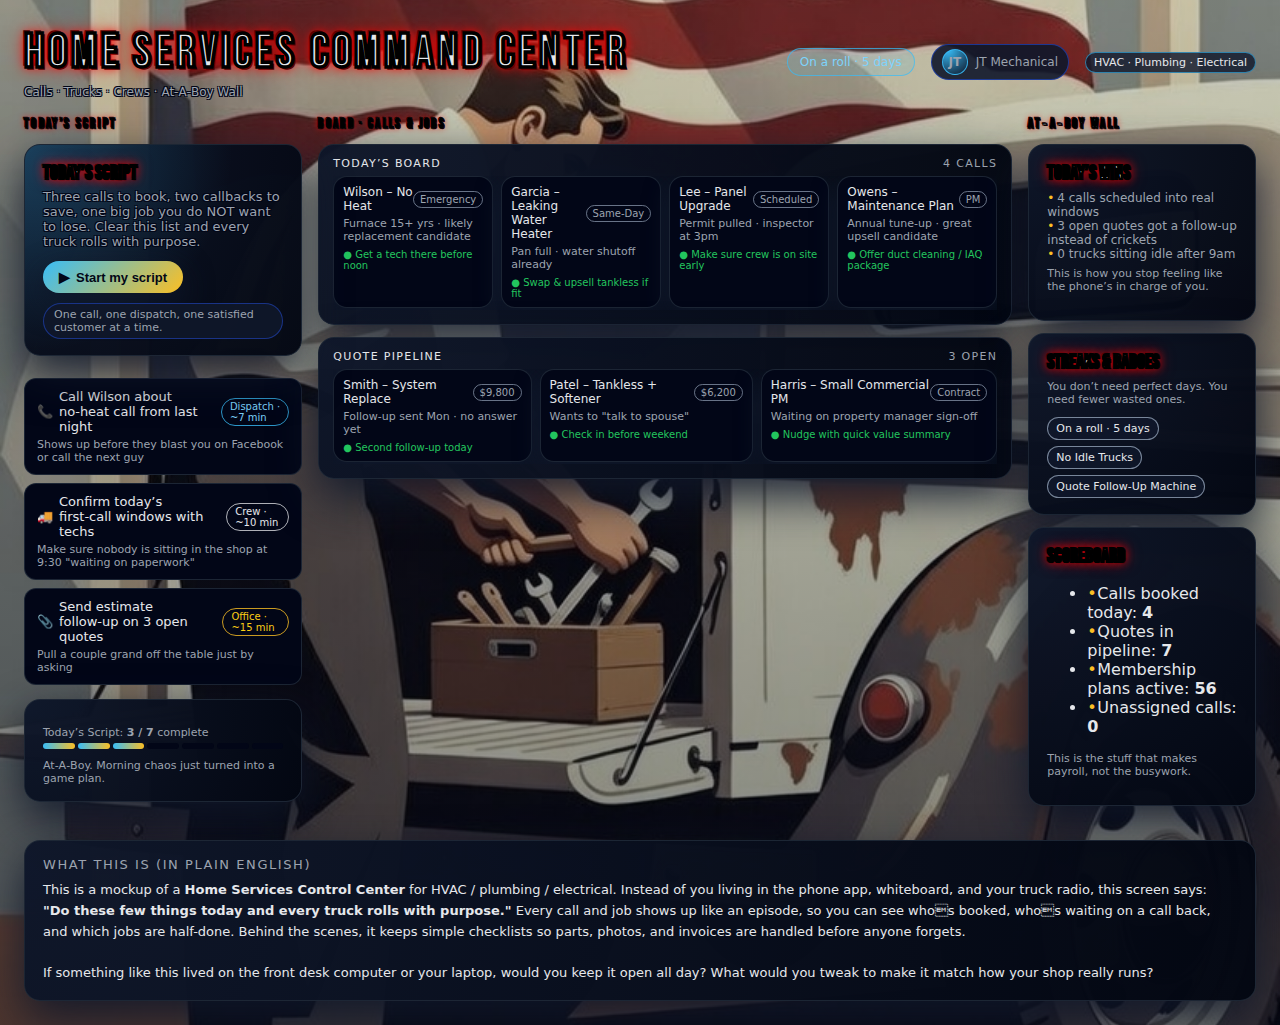
<file: home-services-command-center.html>
<!DOCTYPE html>
<html lang="en">
<head>
  <meta charset="UTF-8" />
  <meta name="viewport" content="width=device-width, initial-scale=1" />
  <title>Home Services Command Center – Trucks & Radios</title>
  <!-- Racing-style font -->
  <link href="https://fonts.googleapis.com/css2?family=Bebas+Neue&display=swap" rel="stylesheet" />
  <style>
    :root {
      --bg: #020617;
      --card: #020617;
      --card-alt: #020617;
      --border: #1f2937;
      --accent: #38bdf8; /* light blue */
      --accent-amber: #fbbf24;
      --accent-green: #22c55e;
      --text: #e5e7eb;
      --muted: #9ca3af;
    }
    * { box-sizing: border-box; }
    body {
      margin: 0;
      padding: 0;
      font-family: -apple-system, BlinkMacSystemFont, system-ui, sans-serif;
      background:
        linear-gradient(180deg, rgba(2,6,23,0.18), rgba(2,6,23,0.5)),
        url("assets/home-services-background.jpg") center center / cover no-repeat fixed;
      color: var(--text);
      min-height: 100vh;
      display: flex;
      flex-direction: column;
    }
    .app-shell { display:flex; flex-direction:column; min-height:100vh; padding:24px; gap:16px; }
    header.app-header { display:flex; justify-content:space-between; align-items:center; }
    .app-title h1 {
      margin:0;
      font-size:48px;
      letter-spacing:0.08em;
      text-transform:uppercase;
      font-family: "Bebas Neue", system-ui, -apple-system, sans-serif;
      /* Racing-style outline and glow */
      -webkit-text-stroke: 2px #000000;
      text-stroke: 2px #000000;
      text-shadow:
        0 0 10px #ff0000,
        0 0 20px #ff0000aa,
        2px 2px 0 #000000,
        -2px -2px 0 #000000;
    }
    .app-title span {
      font-size:12px;
      color:var(--muted);
      text-shadow:
        1px 1px 0 #020617,
        -1px 1px 0 #020617,
        1px -1px 0 #020617,
        -1px -1px 0 #020617;
    }
    .app-right { display:flex; align-items:center; gap:16px; font-size:12px; color:var(--muted); }
    .streak-pill { padding:6px 12px; border-radius:999px; background:rgba(56,189,248,0.12); border:1px solid rgba(56,189,248,0.7); color:#7dd3fc; display:flex; align-items:center; gap:6px; }
    .user-chip { display:flex; align-items:center; gap:8px; padding:4px 10px; border-radius:999px; background:rgba(15,23,42,0.9); border:1px solid rgba(30,64,175,0.8); }
    .avatar { width:26px; height:26px; border-radius:50%; background: radial-gradient(circle at 20% 0, #38bdf8, #0f172a); display:flex; align-items:center; justify-content:center; font-size:12px; font-weight:600; border:1px solid rgba(56,189,248,0.9); }
    .badge-tag { font-size:11px; padding:3px 8px; border-radius:999px; border:1px solid rgba(56,189,248,0.6); color:#e5e7eb; background:rgba(15,23,42,0.8); }
    .layout { flex:1; display:grid; grid-template-columns:1.1fr 1.3fr 0.9fr; gap:16px; min-height:0; }
    .column { display:flex; flex-direction:column; gap:12px; min-height:0; }
    .column h2 {
      margin:0;
      font-size:13px;
      text-transform:uppercase;
      letter-spacing:0.18em;
      color:var(--muted);
      font-family: "Bebas Neue", system-ui, -apple-system, sans-serif;
      -webkit-text-stroke: 1px #000000;
      text-stroke: 1px #000000;
      text-shadow:
        0 0 6px #ff0000,
        1px 1px 0 #000000,
        -1px -1px 0 #000000;
    }
    .card { background: radial-gradient(circle at top left, rgba(15,23,42,0.98), rgba(3,7,18,0.98)); border-radius:16px; border:1px solid rgba(31,41,55,0.9); box-shadow:0 18px 45px rgba(15,23,42,0.9); padding:16px 18px; }
    .card.hero::after { content:""; position:absolute; inset:0; background: radial-gradient(circle at top left, rgba(56,189,248,0.24), transparent 60%); pointer-events:none; }
    .card.hero { position:relative; overflow:hidden; }
    .hero-inner { position:relative; z-index:1; }
    .hero-title {
      font-size:20px;
      font-weight:600;
      margin-bottom:4px;
      font-family: "Bebas Neue", system-ui, -apple-system, sans-serif;
      -webkit-text-stroke: 1.5px #000000;
      text-stroke: 1.5px #000000;
      text-shadow:
        0 0 8px #ff0000,
        0 0 16px #ff0000aa,
        1px 1px 0 #000000,
        -1px -1px 0 #000000;
    }
    .hero-sub {
      font-size:13px;
      color:var(--muted);
      margin-bottom:12px;
      text-shadow:
        1px 1px 0 #020617,
        -1px 1px 0 #020617,
        1px -1px 0 #020617,
        -1px -1px 0 #020617;
    }
    .btn-primary { display:inline-flex; align-items:center; justify-content:center; gap:6px; padding:8px 16px; border-radius:999px; border:none; cursor:default; background:linear-gradient(135deg,#38bdf8,#fbbf24); color:#020617; font-size:13px; font-weight:600; box-shadow:0 12px 30px rgba(15,23,42,0.95); }
    .btn-primary span.icon { font-size:14px; }
    .pill { display:inline-flex; align-items:center; gap:6px; padding:4px 10px; border-radius:999px; background:rgba(15,23,42,0.9); border:1px solid rgba(30,64,175,0.7); font-size:11px; color:var(--muted); }
    .tasks { display:flex; flex-direction:column; gap:8px; margin-top:10px; }
    .task-card { background:var(--card); border-radius:12px; border:1px solid rgba(31,41,55,0.9); padding:10px 12px; display:flex; flex-direction:column; gap:4px; }
    .task-header { display:flex; align-items:center; justify-content:space-between; gap:8px; }
    .task-title { font-size:13px; display:flex; align-items:center; gap:6px; }
    .task-meta { font-size:11px; color:var(--muted); display:flex; gap:8px; }
    .chip { border-radius:999px; padding:2px 8px; font-size:10px; border:1px solid rgba(148,163,184,0.8); color:#bfdbfe; }
    .chip.dispatch { border-color:rgba(56,189,248,0.8); color:#7dd3fc; }
    .chip.site { border-color:rgba(248,250,252,0.7); color:#e5e7eb; }
    .chip.admin { border-color:rgba(251,191,36,0.8); color:#facc15; }
    .progress-bar { margin-top:10px; display:flex; flex-direction:column; gap:4px; font-size:11px; color:var(--muted); }
    .progress-track { display:flex; gap:3px; }
    .progress-segment { flex:1; height:6px; border-radius:999px; background:#020617; }
    .progress-segment.filled { background:linear-gradient(90deg,#38bdf8,#fbbf24); }
    .episodes-column .card { padding:12px 14px 14px; }
    .stage-header { display:flex; justify-content:space-between; align-items:center; font-size:11px; text-transform:uppercase; letter-spacing:0.12em; color:var(--muted); margin-bottom:6px; }
    .stage-name { color:#e5e7eb; }
    .tiles-row { display:flex; gap:8px; overflow-x:auto; padding-bottom:2px; }
    .tile { min-width:160px; background:var(--card-alt); border-radius:14px; border:1px solid rgba(31,41,55,0.9); padding:8px 9px; display:flex; flex-direction:column; gap:4px; box-shadow:0 10px 24px rgba(15,23,42,0.95); }
    .tile-top { display:flex; justify-content:space-between; align-items:center; font-size:12px; }
    .tile-name { font-weight:500; }
    .tile-tag { font-size:10px; color:var(--muted); border-radius:999px; border:1px solid rgba(148,163,184,0.7); padding:2px 6px; }
    .tile-detail { font-size:11px; color:var(--muted); }
    .tile-status { font-size:10px; color:var(--accent-green); display:inline-flex; align-items:center; gap:4px; margin-top:2px; }
    .note { font-size:11px; color:var(--muted); margin-top:6px; }
    .badge-row { display:flex; flex-wrap:wrap; gap:6px; margin-top:6px; font-size:11px; }
    .badge { padding:4px 8px; border-radius:999px; background:rgba(15,23,42,0.9); border:1px solid rgba(148,163,184,0.8); }
    .wins-card ul { list-style:none; padding:0; margin:6px 0 0; font-size:12px; color:var(--muted); }
    .wins-card li::before { content:"•"; color:var(--accent-amber); display:inline-block; width:10px; margin-left:0; }
    @media (max-width:900px){ .layout{grid-template-columns:1fr;} }
  </style>
</head>
<body>
  <div class="app-shell">
    <header class="app-header">
      <div class="app-title">
        <h1>Home Services Command Center</h1>
        <span>Calls · Trucks · Crews · At‑A‑Boy Wall</span>
      </div>
      <div class="app-right">
        <div class="streak-pill">
          <span>On a roll · 5 days</span>
        </div>
        <div class="user-chip">
          <div class="avatar">JT</div>
          <span>JT Mechanical</span>
        </div>
        <span class="badge-tag">HVAC · Plumbing · Electrical</span>
      </div>
    </header>

    <div class="layout">
      <!-- Left: Today’s Script -->
      <div class="column">
        <h2>Today’s Script</h2>
        <div class="card hero">
          <div class="hero-inner">
            <div class="hero-title">Today’s Script</div>
            <div class="hero-sub">Three calls to book, two callbacks to save, one big job you do NOT want to lose. Clear this list and every truck rolls with purpose.</div>
            <button class="btn-primary">
              <span class="icon">▶</span>
              <span>Start my script</span>
            </button>
            <div class="pill" style="margin-top:10px;">
              <span>One call, one dispatch, one satisfied customer at a time.</span>
            </div>
          </div>
        </div>

        <div class="tasks">
          <div class="task-card">
            <div class="task-header">
              <div class="task-title">
                <span>📞</span>
                <span>Call Wilson about no‑heat call from last night</span>
              </div>
              <span class="chip dispatch">Dispatch · ~7 min</span>
            </div>
            <div class="task-meta">
              <span>Shows up before they blast you on Facebook or call the next guy</span>
            </div>
          </div>
          <div class="task-card">
            <div class="task-header">
              <div class="task-title">
                <span>🚚</span>
                <span>Confirm today’s first‑call windows with techs</span>
              </div>
              <span class="chip site">Crew · ~10 min</span>
            </div>
            <div class="task-meta">
              <span>Make sure nobody is sitting in the shop at 9:30 "waiting on paperwork"</span>
            </div>
          </div>
          <div class="task-card">
            <div class="task-header">
              <div class="task-title">
                <span>📎</span>
                <span>Send estimate follow‑up on 3 open quotes</span>
              </div>
              <span class="chip admin">Office · ~15 min</span>
            </div>
            <div class="task-meta">
              <span>Pull a couple grand off the table just by asking</span>
            </div>
          </div>
        </div>

        <div class="card" style="margin-top:2px;">
          <div class="progress-bar">
            <div>Today’s Script: <strong>3 / 7</strong> complete</div>
            <div class="progress-track">
              <div class="progress-segment filled"></div>
              <div class="progress-segment filled"></div>
              <div class="progress-segment filled"></div>
              <div class="progress-segment"></div>
              <div class="progress-segment"></div>
              <div class="progress-segment"></div>
              <div class="progress-segment"></div>
            </div>
            <div class="note">At‑A‑Boy. Morning chaos just turned into a game plan.</div>
          </div>
        </div>
      </div>

      <!-- Middle: Current Calls/Jobs -->
      <div class="column episodes-column">
        <h2>Board · Calls & Jobs</h2>

        <div class="card">
          <div class="stage-header">
            <span class="stage-name">Today’s Board</span>
            <span>4 calls</span>
          </div>
          <div class="tiles-row">
            <div class="tile">
              <div class="tile-top">
                <span class="tile-name">Wilson – No Heat</span>
                <span class="tile-tag">Emergency</span>
              </div>
              <div class="tile-detail">Furnace 15+ yrs · likely replacement candidate</div>
              <div class="tile-status">● Get a tech there before noon</div>
            </div>
            <div class="tile">
              <div class="tile-top">
                <span class="tile-name">Garcia – Leaking Water Heater</span>
                <span class="tile-tag">Same‑Day</span>
              </div>
              <div class="tile-detail">Pan full · water shutoff already</div>
              <div class="tile-status">● Swap & upsell tankless if fit</div>
            </div>
            <div class="tile">
              <div class="tile-top">
                <span class="tile-name">Lee – Panel Upgrade</span>
                <span class="tile-tag">Scheduled</span>
              </div>
              <div class="tile-detail">Permit pulled · inspector at 3pm</div>
              <div class="tile-status">● Make sure crew is on site early</div>
            </div>
            <div class="tile">
              <div class="tile-top">
                <span class="tile-name">Owens – Maintenance Plan</span>
                <span class="tile-tag">PM</span>
              </div>
              <div class="tile-detail">Annual tune‑up · great upsell candidate</div>
              <div class="tile-status">● Offer duct cleaning / IAQ package</div>
            </div>
          </div>
        </div>

        <div class="card">
          <div class="stage-header">
            <span class="stage-name">Quote Pipeline</span>
            <span>3 open</span>
          </div>
          <div class="tiles-row">
            <div class="tile">
              <div class="tile-top">
                <span class="tile-name">Smith – System Replace</span>
                <span class="tile-tag">$9,800</span>
              </div>
              <div class="tile-detail">Follow‑up sent Mon · no answer yet</div>
              <div class="tile-status">● Second follow‑up today</div>
            </div>
            <div class="tile">
              <div class="tile-top">
                <span class="tile-name">Patel – Tankless + Softener</span>
                <span class="tile-tag">$6,200</span>
              </div>
              <div class="tile-detail">Wants to "talk to spouse"</div>
              <div class="tile-status">● Check in before weekend</div>
            </div>
            <div class="tile">
              <div class="tile-top">
                <span class="tile-name">Harris – Small Commercial PM</span>
                <span class="tile-tag">Contract</span>
              </div>
              <div class="tile-detail">Waiting on property manager sign‑off</div>
              <div class="tile-status">● Nudge with quick value summary</div>
            </div>
          </div>
        </div>
      </div>

      <!-- Right: At-A-Boy Wall -->
      <div class="column">
        <h2>At‑A‑Boy Wall</h2>
        <div class="card wins-card">
          <div class="hero-title">Today’s Wins</div>
          <ul>
            <li>4 calls scheduled into real windows</li>
            <li>3 open quotes got a follow‑up instead of crickets</li>
            <li>0 trucks sitting idle after 9am</li>
          </ul>
          <p class="note">This is how you stop feeling like the phone’s in charge of you.</p>
        </div>

        <div class="card">
          <div class="hero-title">Streaks &amp; Badges</div>
          <p class="note">You don’t need perfect days. You need fewer wasted ones.</p>
          <div class="badge-row">
            <span class="badge">On a roll · 5 days</span>
            <span class="badge">No Idle Trucks</span>
            <span class="badge">Quote Follow‑Up Machine</span>
          </div>
        </div>

        <div class="card">
          <div class="hero-title">Scoreboard</div>
          <ul class="wins-card">
            <li>Calls booked today: <strong>4</strong></li>
            <li>Quotes in pipeline: <strong>7</strong></li>
            <li>Membership plans active: <strong>56</strong></li>
            <li>Unassigned calls: <strong>0</strong></li>
          </ul>
          <p class="note">This is the stuff that makes payroll, not the busywork.</p>
        </div>
      </div>
    </div>
    <!-- Plain English explainer CTA -->
    <div class="card" style="margin-top:18px;">
      <button style="all:unset; display:block; width:100%; cursor:default;">
        <div style="display:flex; flex-direction:column; gap:8px; align-items:flex-start; text-align:left;">
          <div style="font-size:13px; text-transform:uppercase; letter-spacing:0.12em; color:var(--muted);">
            What this is (in plain English)
          </div>
          <div style="font-size:13px; color:var(--text); line-height:1.6;">
            This is a mockup of a <strong>Home Services Control Center</strong> for HVAC / plumbing / electrical. Instead of you living in the phone app, whiteboard, and your truck radio, this screen says:
            <strong>"Do these few things today and every truck rolls with purpose."</strong>
            Every call and job shows up like an episode, so you can see whos booked, whos waiting on a call back, and which jobs are half-done.
            Behind the scenes, it keeps simple checklists so parts, photos, and invoices are handled before anyone forgets.
            <br /><br />
            If something like this lived on the front desk computer or your laptop, would you keep it open all day? What would you tweak to make it match how your shop really runs?
          </div>
        </div>
      </button>
    </div>
  </div>
</body>
</html>
</file>
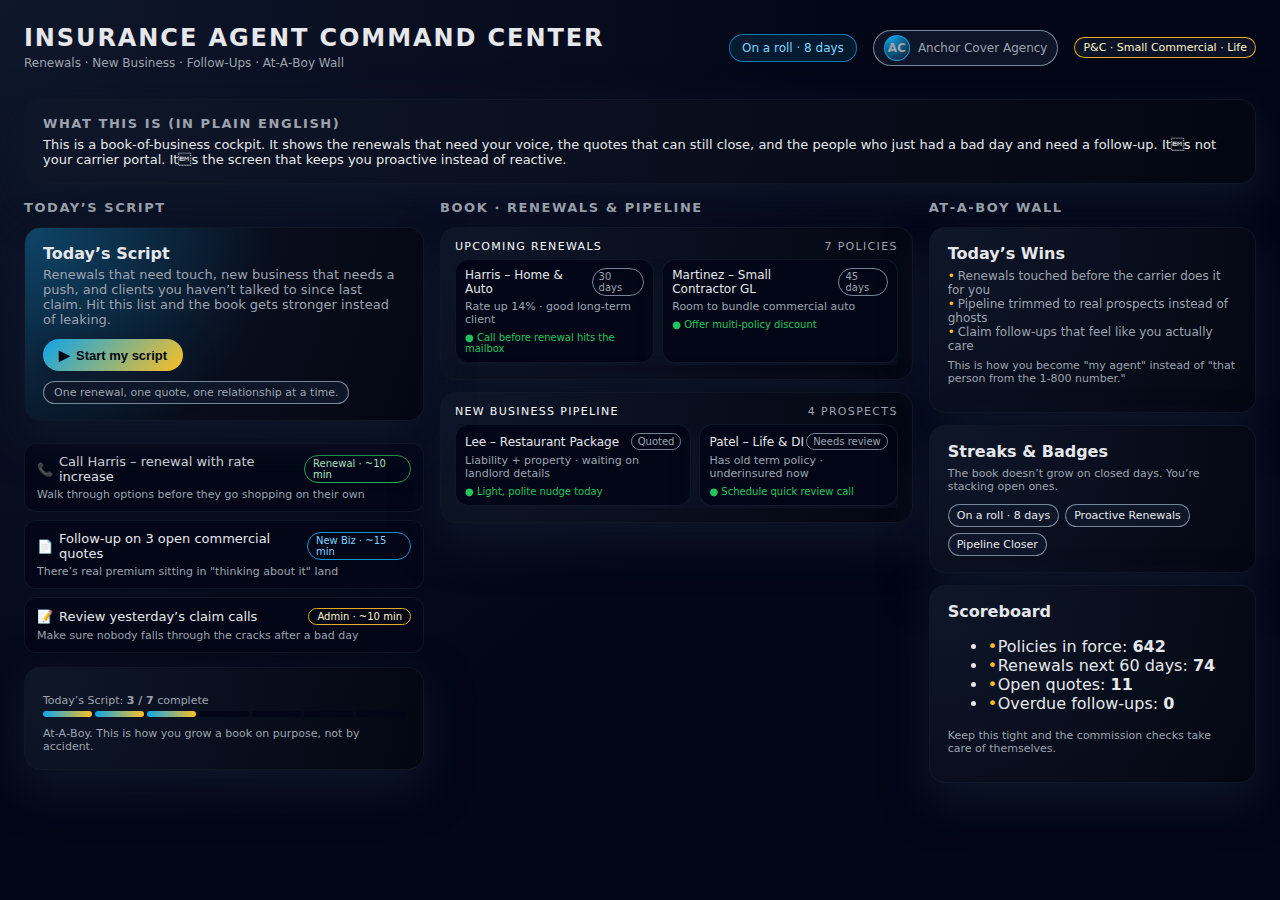
<file: insurance-agent-command-center.html>
<!DOCTYPE html>
<html lang="en">
<head>
  <meta charset="UTF-8" />
  <meta name="viewport" content="width=device-width, initial-scale=1" />
  <title>Insurance Agent Command Center – Policies & Renewals</title>
  <style>
    :root {
      --bg: #020617;
      --card: #020617;
      --border: #111827;
      --accent: #0ea5e9; /* blue */
      --accent-gold: #fbbf24;
      --accent-green: #22c55e;
      --text: #e5e7eb;
      --muted: #9ca3af;
    }
    * { box-sizing: border-box; }
    body {
      margin: 0;
      padding: 0;
      font-family: -apple-system, BlinkMacSystemFont, system-ui, sans-serif;
      background: radial-gradient(circle at top left, #0f172a, #020617 55%);
      color: var(--text);
      min-height: 100vh;
      display: flex;
      flex-direction: column;
    }
    .app-shell { display:flex; flex-direction:column; min-height:100vh; padding:24px; gap:16px; }
    header.app-header { display:flex; justify-content:space-between; align-items:center; }
    .app-title h1 { margin:0; font-size:24px; letter-spacing:0.08em; text-transform:uppercase; }
    .app-title span { font-size:12px; color:var(--muted); }
    .app-right { display:flex; align-items:center; gap:16px; font-size:12px; color:var(--muted); }
    .streak-pill { padding:6px 12px; border-radius:999px; background:rgba(14,165,233,0.12); border:1px solid rgba(14,165,233,0.7); color:#7dd3fc; display:flex; align-items:center; gap:6px; }
    .user-chip { display:flex; align-items:center; gap:8px; padding:4px 10px; border-radius:999px; background:rgba(15,23,42,0.9); border:1px solid rgba(148,163,184,0.8); }
    .avatar { width:26px; height:26px; border-radius:50%; background: radial-gradient(circle at 20% 0, #0ea5e9, #0f172a); display:flex; align-items:center; justify-content:center; font-size:12px; font-weight:600; border:1px solid rgba(14,165,233,0.9); }
    .badge-tag { font-size:11px; padding:3px 8px; border-radius:999px; border:1px solid rgba(251,191,36,0.9); color:#fef3c7; background:rgba(15,23,42,0.8); }
    .layout { flex:1; display:grid; grid-template-columns:1.1fr 1.3fr 0.9fr; gap:16px; min-height:0; }
    .column { display:flex; flex-direction:column; gap:12px; min-height:0; }
    .column h2 { margin:0; font-size:13px; text-transform:uppercase; letter-spacing:0.12em; color:var(--muted); }
    .card { background: radial-gradient(circle at top left, rgba(15,23,42,0.98), rgba(3,7,18,0.98)); border-radius:16px; border:1px solid rgba(17,24,39,0.9); box-shadow:0 18px 45px rgba(15,23,42,0.95); padding:16px 18px; }
    .card.hero { position:relative; overflow:hidden; }
    .card.hero::after { content:""; position:absolute; inset:0; background: radial-gradient(circle at top left, rgba(14,165,233,0.32), transparent 55%); pointer-events:none; }
    .hero-inner { position:relative; z-index:1; }
    .hero-title { font-size:16px; font-weight:600; margin-bottom:4px; }
    .hero-sub { font-size:13px; color:var(--muted); margin-bottom:12px; }
    .btn-primary { display:inline-flex; align-items:center; justify-content:center; gap:6px; padding:8px 16px; border-radius:999px; border:none; cursor:default; background:linear-gradient(135deg,#0ea5e9,#fbbf24); color:#020617; font-size:13px; font-weight:600; box-shadow:0 12px 30px rgba(15,23,42,0.95); }
    .btn-primary span.icon { font-size:14px; }
    .pill { display:inline-flex; align-items:center; gap:6px; padding:4px 10px; border-radius:999px; background:rgba(15,23,42,0.9); border:1px solid rgba(148,163,184,0.8); font-size:11px; color:var(--muted); }
    .tasks { display:flex; flex-direction:column; gap:8px; margin-top:10px; }
    .task-card { background:var(--card); border-radius:12px; border:1px solid rgba(17,24,39,0.9); padding:10px 12px; display:flex; flex-direction:column; gap:4px; }
    .task-header { display:flex; align-items:center; justify-content:space-between; gap:8px; }
    .task-title { font-size:13px; display:flex; align-items:center; gap:6px; }
    .task-meta { font-size:11px; color:var(--muted); display:flex; gap:8px; }
    .chip { border-radius:999px; padding:2px 8px; font-size:10px; border:1px solid rgba(148,163,184,0.8); color:#e5e7eb; }
    .chip.renew { border-color:rgba(34,197,94,0.9); color:#bbf7d0; }
    .chip.newbiz { border-color:rgba(14,165,233,0.9); color:#7dd3fc; }
    .chip.admin { border-color:rgba(251,191,36,0.9); color:#fef3c7; }
    .progress-bar { margin-top:10px; display:flex; flex-direction:column; gap:4px; font-size:11px; color:var(--muted); }
    .progress-track { display:flex; gap:3px; }
    .progress-segment { flex:1; height:6px; border-radius:999px; background:#020617; }
    .progress-segment.filled { background:linear-gradient(90deg,#0ea5e9,#fbbf24); }
    .episodes-column .card { padding:12px 14px 14px; }
    .stage-header { display:flex; justify-content:space-between; align-items:center; font-size:11px; text-transform:uppercase; letter-spacing:0.12em; color:var(--muted); margin-bottom:6px; }
    .stage-name { color:#f9fafb; }
    .tiles-row { display:flex; gap:8px; overflow-x:auto; padding-bottom:2px; }
    .tile { min-width:160px; background:var(--card); border-radius:14px; border:1px solid rgba(17,24,39,0.9); padding:8px 9px; display:flex; flex-direction:column; gap:4px; box-shadow:0 10px 24px rgba(15,23,42,0.95); }
    .tile-top { display:flex; justify-content:space-between; align-items:center; font-size:12px; }
    .tile-name { font-weight:500; }
    .tile-tag { font-size:10px; color:var(--muted); border-radius:999px; border:1px solid rgba(148,163,184,0.8); padding:2px 6px; }
    .tile-detail { font-size:11px; color:var(--muted); }
    .tile-status { font-size:10px; color:var(--accent-green); display:inline-flex; align-items:center; gap:4px; margin-top:2px; }
    .note { font-size:11px; color:var(--muted); margin-top:6px; }
    .badge-row { display:flex; flex-wrap:wrap; gap:6px; margin-top:6px; font-size:11px; }
    .badge { padding:4px 8px; border-radius:999px; background:rgba(15,23,42,0.9); border:1px solid rgba(148,163,184,0.8); }
    .wins-card ul { list-style:none; padding:0; margin:6px 0 0; font-size:12px; color:var(--muted); }
    .wins-card li::before { content:"•"; color:var(--accent-gold); display:inline-block; width:10px; margin-left:0; }
    @media (max-width:900px){ .layout{grid-template-columns:1fr;} }
  </style>
</head>
<body>
  <div class="app-shell">
    <header class="app-header">
      <div class="app-title">
        <h1>Insurance Agent Command Center</h1>
        <span>Renewals · New Business · Follow‑Ups · At‑A‑Boy Wall</span>
      </div>
      <div class="app-right">
        <div class="streak-pill">
          <span>On a roll · 8 days</span>
        </div>
        <div class="user-chip">
          <div class="avatar">AC</div>
          <span>Anchor Cover Agency</span>
        </div>
        <span class="badge-tag">P&amp;C · Small Commercial · Life</span>
      </div>
    </header>

    <div class="card" style="margin-top:12px;">
      <h2 style="margin:0 0 6px; font-size:13px; text-transform:uppercase; letter-spacing:0.12em; color:var(--muted);">What this is (in plain English)</h2>
      <p style="margin:0; font-size:13px; color:var(--text);">
        This is a book-of-business cockpit. It shows the renewals that need your voice, the quotes that can still close, and the people who just had a bad day and need a follow-up.
        Its not your carrier portal. Its the screen that keeps you proactive instead of reactive.
      </p>
    </div>

    <div class="layout">
      <!-- Left: Today’s Script -->
      <div class="column">
        <h2>Today’s Script</h2>
        <div class="card hero">
          <div class="hero-inner">
            <div class="hero-title">Today’s Script</div>
            <div class="hero-sub">Renewals that need touch, new business that needs a push, and clients you haven’t talked to since last claim. Hit this list and the book gets stronger instead of leaking.</div>
            <button class="btn-primary">
              <span class="icon">▶</span>
              <span>Start my script</span>
            </button>
            <div class="pill" style="margin-top:10px;">
              <span>One renewal, one quote, one relationship at a time.</span>
            </div>
          </div>
        </div>

        <div class="tasks">
          <div class="task-card">
            <div class="task-header">
              <div class="task-title">
                <span>📞</span>
                <span>Call Harris – renewal with rate increase</span>
              </div>
              <span class="chip renew">Renewal · ~10 min</span>
            </div>
            <div class="task-meta">
              <span>Walk through options before they go shopping on their own</span>
            </div>
          </div>
          <div class="task-card">
            <div class="task-header">
              <div class="task-title">
                <span>📄</span>
                <span>Follow‑up on 3 open commercial quotes</span>
              </div>
              <span class="chip newbiz">New Biz · ~15 min</span>
            </div>
            <div class="task-meta">
              <span>There’s real premium sitting in "thinking about it" land</span>
            </div>
          </div>
          <div class="task-card">
            <div class="task-header">
              <div class="task-title">
                <span>📝</span>
                <span>Review yesterday’s claim calls</span>
              </div>
              <span class="chip admin">Admin · ~10 min</span>
            </div>
            <div class="task-meta">
              <span>Make sure nobody falls through the cracks after a bad day</span>
            </div>
          </div>
        </div>

        <div class="card" style="margin-top:2px;">
          <div class="progress-bar">
            <div>Today’s Script: <strong>3 / 7</strong> complete</div>
            <div class="progress-track">
              <div class="progress-segment filled"></div>
              <div class="progress-segment filled"></div>
              <div class="progress-segment filled"></div>
              <div class="progress-segment"></div>
              <div class="progress-segment"></div>
              <div class="progress-segment"></div>
              <div class="progress-segment"></div>
            </div>
            <div class="note">At‑A‑Boy. This is how you grow a book on purpose, not by accident.</div>
          </div>
        </div>
      </div>

      <!-- Middle: Book & Pipeline -->
      <div class="column episodes-column">
        <h2>Book · Renewals & Pipeline</h2>

        <div class="card">
          <div class="stage-header">
            <span class="stage-name">Upcoming Renewals</span>
            <span>7 policies</span>
          </div>
          <div class="tiles-row">
            <div class="tile">
              <div class="tile-top">
                <span class="tile-name">Harris – Home & Auto</span>
                <span class="tile-tag">30 days</span>
              </div>
              <div class="tile-detail">Rate up 14% · good long‑term client</div>
              <div class="tile-status">● Call before renewal hits the mailbox</div>
            </div>
            <div class="tile">
              <div class="tile-top">
                <span class="tile-name">Martinez – Small Contractor GL</span>
                <span class="tile-tag">45 days</span>
              </div>
              <div class="tile-detail">Room to bundle commercial auto</div>
              <div class="tile-status">● Offer multi‑policy discount</div>
            </div>
          </div>
        </div>

        <div class="card">
          <div class="stage-header">
            <span class="stage-name">New Business Pipeline</span>
            <span>4 prospects</span>
          </div>
          <div class="tiles-row">
            <div class="tile">
              <div class="tile-top">
                <span class="tile-name">Lee – Restaurant Package</span>
                <span class="tile-tag">Quoted</span>
              </div>
              <div class="tile-detail">Liability + property · waiting on landlord details</div>
              <div class="tile-status">● Light, polite nudge today</div>
            </div>
            <div class="tile">
              <div class="tile-top">
                <span class="tile-name">Patel – Life & DI</span>
                <span class="tile-tag">Needs review</span>
              </div>
              <div class="tile-detail">Has old term policy · underinsured now</div>
              <div class="tile-status">● Schedule quick review call</div>
            </div>
          </div>
        </div>
      </div>

      <!-- Right: At-A-Boy Wall -->
      <div class="column">
        <h2>At‑A‑Boy Wall</h2>
        <div class="card wins-card">
          <div class="hero-title">Today’s Wins</div>
          <ul>
            <li>Renewals touched before the carrier does it for you</li>
            <li>Pipeline trimmed to real prospects instead of ghosts</li>
            <li>Claim follow‑ups that feel like you actually care</li>
          </ul>
          <p class="note">This is how you become "my agent" instead of "that person from the 1‑800 number."</p>
        </div>

        <div class="card">
          <div class="hero-title">Streaks &amp; Badges</div>
          <p class="note">The book doesn’t grow on closed days. You’re stacking open ones.</p>
          <div class="badge-row">
            <span class="badge">On a roll · 8 days</span>
            <span class="badge">Proactive Renewals</span>
            <span class="badge">Pipeline Closer</span>
          </div>
        </div>

        <div class="card">
          <div class="hero-title">Scoreboard</div>
          <ul class="wins-card">
            <li>Policies in force: <strong>642</strong></li>
            <li>Renewals next 60 days: <strong>74</strong></li>
            <li>Open quotes: <strong>11</strong></li>
            <li>Overdue follow‑ups: <strong>0</strong></li>
          </ul>
          <p class="note">Keep this tight and the commission checks take care of themselves.</p>
        </div>
      </div>
    </div>
  </div>
</body>
</html>
</file>
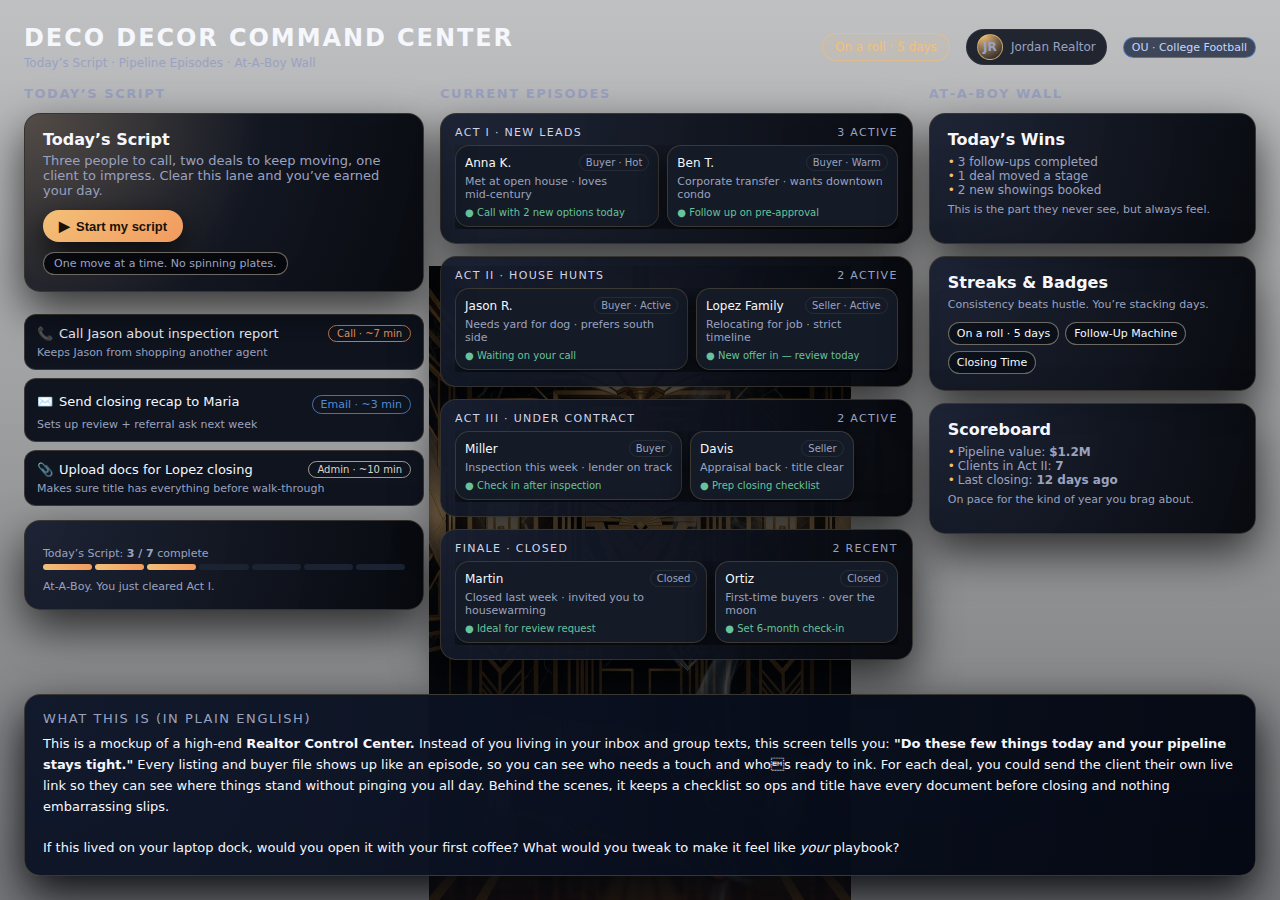
<file: realtor-command-center-gq.html>
<!DOCTYPE html>
<html lang="en">
<head>
  <meta charset="UTF-8" />
  <meta name="viewport" content="width=device-width, initial-scale=1" />
  <title>Realtor Command Center – GQ / Robb Report Skin</title>
  <style>
    :root {
      /* GQ / Robb Report palette: charcoal, deep navy, champagne, subtle leather */
      --bg: #05070c;
      --bg-alt: #0a0e17;
      --card: #0f141f;
      --card-alt: #141a26;
      --border: #403c35;      /* warm metal */
      --accent: #f2c078;      /* champagne gold */
      --accent-soft: rgba(242, 192, 120, 0.2);
      --accent-orange: #f29b5f;
      --accent-blue: #4f8ad9; /* deep blue accent */
      --accent-green: #68c29b;
      --text: #f5f7fd;
      --muted: #9aa2c0;
    }

    * { box-sizing: border-box; }

    body {
      margin: 0;
      padding: 0;
      font-family: -apple-system, BlinkMacSystemFont, system-ui, "SF Pro Text", sans-serif;
      background:
        linear-gradient(180deg, rgba(5,7,12,0.25), rgba(5,7,12,0.55)),
        url("assets/cigar-art-deco.jpg") center bottom / 33% auto no-repeat fixed;
      color: var(--text);
      min-height: 100vh;
      display: flex;
      flex-direction: column;
    }

    .app-shell {
      display: flex;
      flex-direction: column;
      min-height: 100vh;
      padding: 24px;
      gap: 16px;
    }

    header.app-header {
      display: flex;
      justify-content: space-between;
      align-items: center;
    }

    .app-title {
      display: flex;
      flex-direction: column;
      gap: 4px;
    }

    .app-title h1 {
      margin: 0;
      font-size: 24px;
      letter-spacing: 0.08em;
      text-transform: uppercase;
    }

    .app-title span {
      font-size: 12px;
      color: var(--muted);
    }

    .app-right {
      display: flex;
      align-items: center;
      gap: 16px;
      font-size: 12px;
      color: var(--muted);
    }

    .streak-pill {
      padding: 6px 12px;
      border-radius: 999px;
      background: rgba(242, 192, 120, 0.08);
      border: 1px solid rgba(242, 192, 120, 0.6);
      color: var(--accent);
      display: flex;
      align-items: center;
      gap: 6px;
    }

    .user-chip {
      display: flex;
      align-items: center;
      gap: 8px;
      padding: 4px 10px;
      border-radius: 999px;
      background: rgba(15, 20, 31, 0.9);
      border: 1px solid rgba(255, 255, 255, 0.06);
    }

    .avatar {
      width: 26px;
      height: 26px;
      border-radius: 50%;
      background: radial-gradient(circle at 20% 0, #f2c078, #0f141f);
      display: flex;
      align-items: center;
      justify-content: center;
      font-size: 12px;
      font-weight: 600;
      border: 1px solid rgba(242, 192, 120, 0.7);
    }

    .school-tag {
      font-size: 11px;
      padding: 3px 8px;
      border-radius: 999px;
      border: 1px solid rgba(79, 138, 217, 0.7);
      color: #c4d6ff;
      background: rgba(9, 20, 45, 0.7);
    }

    .layout {
      flex: 1;
      display: grid;
      grid-template-columns: 1.1fr 1.3fr 0.9fr;
      gap: 16px;
      min-height: 0;
    }

    .column {
      display: flex;
      flex-direction: column;
      gap: 12px;
      min-height: 0;
    }

    .column h2 {
      margin: 0;
      font-size: 13px;
      text-transform: uppercase;
      letter-spacing: 0.12em;
      color: var(--muted);
    }

    .card {
      background: radial-gradient(circle at top left, rgba(24, 31, 49, 0.96), rgba(5, 7, 12, 0.98));
      border-radius: 16px;
      border: 1px solid rgba(64, 60, 53, 0.8);
      box-shadow: 0 18px 45px rgba(0, 0, 0, 0.7);
      padding: 16px 18px;
    }

    .card.hero {
      position: relative;
      overflow: hidden;
    }

    .card.hero::after {
      content: "";
      position: absolute;
      inset: 0;
      background: radial-gradient(circle at top left, rgba(242, 192, 120, 0.25), transparent 55%);
      pointer-events: none;
    }

    .hero-inner { position: relative; z-index: 1; }

    .hero-title {
      font-size: 16px;
      font-weight: 600;
      margin-bottom: 4px;
    }

    .hero-sub {
      font-size: 13px;
      color: var(--muted);
      margin-bottom: 12px;
    }

    .btn-primary {
      display: inline-flex;
      align-items: center;
      justify-content: center;
      gap: 6px;
      padding: 8px 16px;
      border-radius: 999px;
      border: none;
      cursor: default;
      background: linear-gradient(135deg, #f2c078, #f29b5f);
      color: #1b1207;
      font-size: 13px;
      font-weight: 600;
      box-shadow: 0 12px 30px rgba(0, 0, 0, 0.8);
    }

    .btn-primary span.icon { font-size: 14px; }

    .pill {
      display: inline-flex;
      align-items: center;
      gap: 6px;
      padding: 4px 10px;
      border-radius: 999px;
      background: rgba(5, 7, 12, 0.9);
      border: 1px solid rgba(151, 145, 134, 0.7);
      font-size: 11px;
      color: var(--muted);
    }

    .tasks {
      display: flex;
      flex-direction: column;
      gap: 8px;
      margin-top: 10px;
    }

    .task-card {
      background: var(--card);
      border-radius: 12px;
      border: 1px solid rgba(64, 60, 53, 0.9);
      padding: 10px 12px;
      display: flex;
      flex-direction: column;
      gap: 4px;
    }

    .task-header {
      display: flex;
      align-items: center;
      justify-content: space-between;
      gap: 8px;
    }

    .task-title {
      font-size: 13px;
      display: flex;
      align-items: center;
      gap: 6px;
    }

    .task-meta {
      font-size: 11px;
      color: var(--muted);
      display: flex;
      gap: 8px;
    }

    .chip {
      border-radius: 999px;
      padding: 2px 8px;
      font-size: 10px;
      border: 1px solid rgba(255, 255, 255, 0.12);
      color: var(--muted);
    }

    .chip.call { color: var(--accent-orange); border-color: rgba(242, 155, 95, 0.8); }
    .chip.note { color: var(--accent-blue); border-color: rgba(79, 138, 217, 0.8); }
    .chip.admin { color: #dad5c6; border-color: rgba(218, 213, 198, 0.7); }

    .progress-bar {
      margin-top: 10px;
      display: flex;
      flex-direction: column;
      gap: 4px;
      font-size: 11px;
      color: var(--muted);
    }

    .progress-track {
      display: flex;
      gap: 3px;
    }

    .progress-segment {
      flex: 1;
      height: 6px;
      border-radius: 999px;
      background: #1b2232;
      overflow: hidden;
    }

    .progress-segment.filled {
      background: linear-gradient(90deg, var(--accent), #f29b5f);
    }

    .episodes-column .card { padding: 12px 14px 14px; }

    .stage-header {
      display: flex;
      justify-content: space-between;
      align-items: center;
      font-size: 11px;
      text-transform: uppercase;
      letter-spacing: 0.12em;
      color: var(--muted);
      margin-bottom: 6px;
    }

    .stage-name { color: #d1d5e8; }

    .tiles-row {
      display: flex;
      gap: 8px;
      overflow-x: auto;
      padding-bottom: 2px;
    }

    .tile {
      min-width: 160px;
      background: var(--card-alt);
      border-radius: 14px;
      border: 1px solid rgba(64, 60, 53, 0.9);
      padding: 8px 9px;
      display: flex;
      flex-direction: column;
      gap: 4px;
      box-shadow: 0 10px 24px rgba(0, 0, 0, 0.7);
    }

    .tile-top {
      display: flex;
      justify-content: space-between;
      align-items: center;
      font-size: 12px;
    }

    .tile-name { font-weight: 500; }

    .tile-tag {
      font-size: 10px;
      color: var(--muted);
      border-radius: 999px;
      border: 1px solid rgba(255, 255, 255, 0.08);
      padding: 2px 6px;
    }

    .tile-detail {
      font-size: 11px;
      color: var(--muted);
    }

    .tile-status {
      font-size: 10px;
      color: var(--accent-green);
      display: inline-flex;
      align-items: center;
      gap: 4px;
      margin-top: 2px;
    }

    .wins-card ul,
    .metrics-list ul {
      list-style: none;
      padding: 0;
      margin: 6px 0 0;
      font-size: 12px;
      color: var(--muted);
    }

    .wins-card li::before,
    .metrics-list li::before {
      content: "•";
      color: var(--accent);
      display: inline-block;
      width: 10px;
      margin-left: 0;
    }

    .note {
      font-size: 11px;
      color: var(--muted);
      margin-top: 6px;
    }

    .badge-row {
      display: flex;
      flex-wrap: wrap;
      gap: 6px;
      margin-top: 6px;
      font-size: 11px;
    }

    .badge {
      padding: 4px 8px;
      border-radius: 999px;
      background: rgba(10, 14, 23, 0.9);
      border: 1px solid rgba(151, 145, 134, 0.7);
    }

    @media (max-width: 1100px) {
      .layout { grid-template-columns: 1fr; }
    }
  </style>
</head>
<body>
  <div class="app-shell">
    <header class="app-header">
      <div class="app-title">
        <h1>Deco Decor Command Center</h1>
        <span>Today’s Script · Pipeline Episodes · At‑A‑Boy Wall</span>
      </div>
      <div class="app-right">
        <div class="streak-pill">
          <span>On a roll · 5 days</span>
        </div>
        <div class="user-chip">
          <div class="avatar">JR</div>
          <span>Jordan Realtor</span>
        </div>
        <span class="school-tag">OU · College Football</span>
      </div>
    </header>

    <div class="layout">
      <!-- Left: Today’s Script -->
      <div class="column">
        <h2>Today’s Script</h2>
        <div class="card hero">
          <div class="hero-inner">
            <div class="hero-title">Today’s Script</div>
            <div class="hero-sub">Three people to call, two deals to keep moving, one client to impress. Clear this lane and you’ve earned your day.</div>
            <button class="btn-primary">
              <span class="icon">▶</span>
              <span>Start my script</span>
            </button>
            <div class="pill" style="margin-top: 10px;">
              <span>One move at a time. No spinning plates.</span>
            </div>
          </div>
        </div>

        <div class="tasks">
          <div class="task-card">
            <div class="task-header">
              <div class="task-title">
                <span>📞</span>
                <span>Call Jason about inspection report</span>
              </div>
              <span class="chip call">Call · ~7 min</span>
            </div>
            <div class="task-meta">
              <span>Keeps Jason from shopping another agent</span>
            </div>
          </div>

          <div class="task-card">
            <div class="task-header">
              <div class="task-title">
                <span>✉️</span>
                <span>Send closing recap to Maria</span>
              </div>
              <span class="chip note">Email · ~3 min</span>
            </div>
            <div class="task-meta">
              <span>Sets up review + referral ask next week</span>
            </div>
          </div>

          <div class="task-card">
            <div class="task-header">
              <div class="task-title">
                <span>📎</span>
                <span>Upload docs for Lopez closing</span>
              </div>
              <span class="chip admin">Admin · ~10 min</span>
            </div>
            <div class="task-meta">
              <span>Makes sure title has everything before walk‑through</span>
            </div>
          </div>
        </div>

        <div class="card" style="margin-top: 2px;">
          <div class="progress-bar">
            <div>Today’s Script: <strong>3 / 7</strong> complete</div>
            <div class="progress-track">
              <div class="progress-segment filled"></div>
              <div class="progress-segment filled"></div>
              <div class="progress-segment filled"></div>
              <div class="progress-segment"></div>
              <div class="progress-segment"></div>
              <div class="progress-segment"></div>
              <div class="progress-segment"></div>
            </div>
            <div class="note">At‑A‑Boy. You just cleared Act I.</div>
          </div>
        </div>
      </div>

      <!-- Middle: Current Episodes -->
      <div class="column episodes-column">
        <h2>Current Episodes</h2>

        <div class="card">
          <div class="stage-header">
            <span class="stage-name">Act I · New Leads</span>
            <span>3 active</span>
          </div>
          <div class="tiles-row">
            <div class="tile">
              <div class="tile-top">
                <span class="tile-name">Anna K.</span>
                <span class="tile-tag">Buyer · Hot</span>
              </div>
              <div class="tile-detail">Met at open house · loves mid‑century</div>
              <div class="tile-status">● Call with 2 new options today</div>
            </div>
            <div class="tile">
              <div class="tile-top">
                <span class="tile-name">Ben T.</span>
                <span class="tile-tag">Buyer · Warm</span>
              </div>
              <div class="tile-detail">Corporate transfer · wants downtown condo</div>
              <div class="tile-status">● Follow up on pre‑approval</div>
            </div>
          </div>
        </div>

        <div class="card">
          <div class="stage-header">
            <span class="stage-name">Act II · House Hunts</span>
            <span>2 active</span>
          </div>
          <div class="tiles-row">
            <div class="tile">
              <div class="tile-top">
                <span class="tile-name">Jason R.</span>
                <span class="tile-tag">Buyer · Active</span>
              </div>
              <div class="tile-detail">Needs yard for dog · prefers south side</div>
              <div class="tile-status">● Waiting on your call</div>
            </div>
            <div class="tile">
              <div class="tile-top">
                <span class="tile-name">Lopez Family</span>
                <span class="tile-tag">Seller · Active</span>
              </div>
              <div class="tile-detail">Relocating for job · strict timeline</div>
              <div class="tile-status">● New offer in &mdash; review today</div>
            </div>
          </div>
        </div>

        <div class="card">
          <div class="stage-header">
            <span class="stage-name">Act III · Under Contract</span>
            <span>2 active</span>
          </div>
          <div class="tiles-row">
            <div class="tile">
              <div class="tile-top">
                <span class="tile-name">Miller</span>
                <span class="tile-tag">Buyer</span>
              </div>
              <div class="tile-detail">Inspection this week · lender on track</div>
              <div class="tile-status">● Check in after inspection</div>
            </div>
            <div class="tile">
              <div class="tile-top">
                <span class="tile-name">Davis</span>
                <span class="tile-tag">Seller</span>
              </div>
              <div class="tile-detail">Appraisal back · title clear</div>
              <div class="tile-status">● Prep closing checklist</div>
            </div>
          </div>
        </div>

        <div class="card">
          <div class="stage-header">
            <span class="stage-name">Finale · Closed</span>
            <span>2 recent</span>
          </div>
          <div class="tiles-row">
            <div class="tile">
              <div class="tile-top">
                <span class="tile-name">Martin</span>
                <span class="tile-tag">Closed</span>
              </div>
              <div class="tile-detail">Closed last week · invited you to housewarming</div>
              <div class="tile-status">● Ideal for review request</div>
            </div>
            <div class="tile">
              <div class="tile-top">
                <span class="tile-name">Ortiz</span>
                <span class="tile-tag">Closed</span>
              </div>
              <div class="tile-detail">First‑time buyers · over the moon</div>
              <div class="tile-status">● Set 6‑month check‑in</div>
            </div>
          </div>
        </div>
      </div>

      <!-- Right: At‑A‑Boy Wall -->
      <div class="column">
        <h2>At‑A‑Boy Wall</h2>
        <div class="card wins-card">
          <div class="hero-title">Today’s Wins</div>
          <ul>
            <li>3 follow‑ups completed</li>
            <li>1 deal moved a stage</li>
            <li>2 new showings booked</li>
          </ul>
          <p class="note">This is the part they never see, but always feel.</p>
        </div>

        <div class="card">
          <div class="hero-title">Streaks &amp; Badges</div>
          <p class="note">Consistency beats hustle. You’re stacking days.</p>
          <div class="badge-row">
            <span class="badge">On a roll · 5 days</span>
            <span class="badge">Follow‑Up Machine</span>
            <span class="badge">Closing Time</span>
          </div>
        </div>

        <div class="card metrics-list">
          <div class="hero-title">Scoreboard</div>
          <ul>
            <li>Pipeline value: <strong>$1.2M</strong></li>
            <li>Clients in Act II: <strong>7</strong></li>
            <li>Last closing: <strong>12 days ago</strong></li>
          </ul>
          <p class="note">On pace for the kind of year you brag about.</p>
        </div>
      </div>
    </div>
    <!-- Plain English explainer CTA -->
    <div class="card" style="margin-top:18px; background: radial-gradient(circle at top left, rgba(15,23,42,0.98), rgba(3,7,18,0.98)); border-radius:16px; border:1px solid rgba(64,60,53,0.9); box-shadow:0 18px 45px rgba(5,7,12,0.95);">
      <button style="all:unset; display:block; width:100%; cursor:default;">
        <div style="display:flex; flex-direction:column; gap:8px; align-items:flex-start; text-align:left;">
          <div style="font-size:13px; text-transform:uppercase; letter-spacing:0.12em; color:var(--muted);">
            What this is (in plain English)
          </div>
          <div style="font-size:13px; color:var(--text); line-height:1.6;">
            This is a mockup of a high-end <strong>Realtor Control Center.</strong> Instead of you living in your inbox and group texts, this screen tells you:
            <strong>"Do these few things today and your pipeline stays tight."</strong>
            Every listing and buyer file shows up like an episode, so you can see who needs a touch and whos ready to ink.
            For each deal, you could send the client their own live link so they can see where things stand without pinging you all day.
            Behind the scenes, it keeps a checklist so ops and title have every document before closing and nothing embarrassing slips.
            <br /><br />
            If this lived on your laptop dock, would you open it with your first coffee? What would you tweak to make it feel like <em>your</em> playbook?
          </div>
        </div>
      </button>
    </div>
  </div>
</body>
</html>
</file>
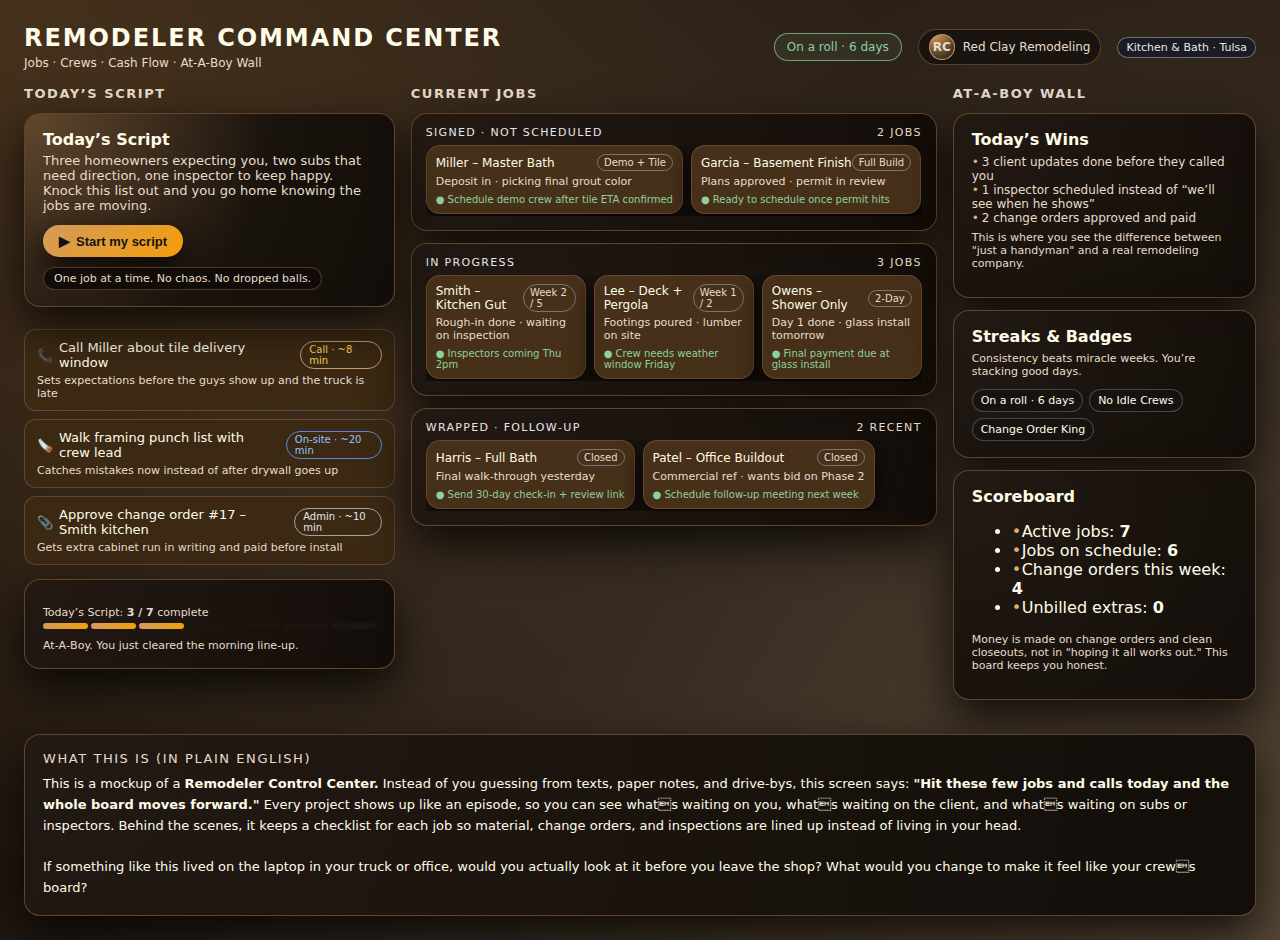
<file: remodeler-command-center.html>
<!DOCTYPE html>
<html lang="en">
<head>
  <meta charset="UTF-8" />
  <meta name="viewport" content="width=device-width, initial-scale=1" />
  <title>Remodeler Command Center – Wood & Steel Skin</title>
  <style>
    :root {
      --bg: #1b130a;           /* warm shop wall */
      --bg-alt: #24170b;
      --card: #3b2914;         /* pine/brown wood */
      --card-alt: #463019;
      --border: #a36a2b;       /* pine grain / honey oak */
      --accent: #e0ac69;       /* lighter wood/brass */
      --accent-soft: rgba(224, 172, 105, 0.2);
      --accent-steel: #9ca3af; /* steel grey */
      --accent-green: #8fd19a; /* success / at-a-boy */
      --text: #fefce8;         /* warm off-white */
      --muted: #e7dccb;        /* light beige */
    }

    * { box-sizing: border-box; }

    body {
      margin: 0;
      padding: 0;
      font-family: -apple-system, BlinkMacSystemFont, system-ui, "SF Pro Text", sans-serif;
      background:
        radial-gradient(circle at top left, rgba(201, 148, 84, 0.28), transparent 55%),
        radial-gradient(circle at bottom right, rgba(56, 38, 19, 0.85), #120b06);
      color: var(--text);
      min-height: 100vh;
      display: flex;
      flex-direction: column;
    }

    .app-shell {
      display: flex;
      flex-direction: column;
      min-height: 100vh;
      padding: 24px;
      gap: 16px;
    }

    header.app-header {
      display: flex;
      justify-content: space-between;
      align-items: center;
    }

    .app-title {
      display: flex;
      flex-direction: column;
      gap: 4px;
    }

    .app-title h1 {
      margin: 0;
      font-size: 24px;
      letter-spacing: 0.08em;
      text-transform: uppercase;
    }

    .app-title span {
      font-size: 12px;
      color: var(--muted);
    }

    .app-right {
      display: flex;
      align-items: center;
      gap: 16px;
      font-size: 12px;
      color: var(--muted);
    }

    .streak-pill {
      padding: 6px 12px;
      border-radius: 999px;
      background: rgba(143, 209, 154, 0.08);
      border: 1px solid rgba(143, 209, 154, 0.7);
      color: var(--accent-green);
      display: flex;
      align-items: center;
      gap: 6px;
    }

    .user-chip {
      display: flex;
      align-items: center;
      gap: 8px;
      padding: 4px 10px;
      border-radius: 999px;
      background: rgba(24, 19, 15, 0.9);
      border: 1px solid rgba(107, 74, 45, 0.8);
    }

    .avatar {
      width: 26px;
      height: 26px;
      border-radius: 50%;
      background: radial-gradient(circle at 20% 0, #d39b5a, #1a1410);
      display: flex;
      align-items: center;
      justify-content: center;
      font-size: 12px;
      font-weight: 600;
      border: 1px solid rgba(211, 155, 90, 0.9);
    }

    .badge-tag {
      font-size: 11px;
      padding: 3px 8px;
      border-radius: 999px;
      border: 1px solid rgba(156, 163, 175, 0.6);
      color: #e5e7eb;
      background: rgba(15, 23, 42, 0.6);
    }

    .layout {
      flex: 1;
      display: grid;
      grid-template-columns: 1.1fr 1.3fr 0.9fr;
      gap: 16px;
      min-height: 0;
    }

    .column {
      display: flex;
      flex-direction: column;
      gap: 12px;
      min-height: 0;
    }

    .column h2 {
      margin: 0;
      font-size: 13px;
      text-transform: uppercase;
      letter-spacing: 0.12em;
      color: var(--muted);
    }

    .card {
      background: radial-gradient(circle at top left, rgba(35, 26, 20, 0.98), rgba(18, 13, 9, 0.98));
      border-radius: 16px;
      border: 1px solid rgba(107, 74, 45, 0.9);
      box-shadow: 0 18px 45px rgba(0, 0, 0, 0.75);
      padding: 16px 18px;
    }

    .card.hero {
      position: relative;
      overflow: hidden;
    }

    .card.hero::after {
      content: "";
      position: absolute;
      inset: 0;
      background: radial-gradient(circle at top left, rgba(211, 155, 90, 0.35), transparent 60%);
      pointer-events: none;
    }

    .hero-inner { position: relative; z-index: 1; }

    .hero-title {
      font-size: 16px;
      font-weight: 600;
      margin-bottom: 4px;
    }

    .hero-sub {
      font-size: 13px;
      color: var(--muted);
      margin-bottom: 12px;
    }

    .btn-primary {
      display: inline-flex;
      align-items: center;
      justify-content: center;
      gap: 6px;
      padding: 8px 16px;
      border-radius: 999px;
      border: none;
      cursor: default;
      background: linear-gradient(135deg, #d39b5a, #f59e0b);
      color: #121212;
      font-size: 13px;
      font-weight: 600;
      box-shadow: 0 12px 30px rgba(0, 0, 0, 0.85);
    }

    .btn-primary span.icon { font-size: 14px; }

    .pill {
      display: inline-flex;
      align-items: center;
      gap: 6px;
      padding: 4px 10px;
      border-radius: 999px;
      background: rgba(15, 11, 8, 0.9);
      border: 1px solid rgba(107, 74, 45, 0.7);
      font-size: 11px;
      color: var(--muted);
    }

    .tasks {
      display: flex;
      flex-direction: column;
      gap: 8px;
      margin-top: 10px;
    }

    .task-card {
      background: var(--card);
      border-radius: 12px;
      border: 1px solid rgba(107, 74, 45, 0.9);
      padding: 10px 12px;
      display: flex;
      flex-direction: column;
      gap: 4px;
    }

    .task-header {
      display: flex;
      align-items: center;
      justify-content: space-between;
      gap: 8px;
    }

    .task-title {
      font-size: 13px;
      display: flex;
      align-items: center;
      gap: 6px;
    }

    .task-meta {
      font-size: 11px;
      color: var(--muted);
      display: flex;
      gap: 8px;
    }

    .chip {
      border-radius: 999px;
      padding: 2px 8px;
      font-size: 10px;
      border: 1px solid rgba(156, 163, 175, 0.6);
      color: var(--accent-steel);
    }

    .chip.call { border-color: rgba(243, 186, 123, 0.8); color: #fcd34d; }
    .chip.site { border-color: rgba(96, 165, 250, 0.8); color: #93c5fd; }
    .chip.admin { border-color: rgba(209, 213, 219, 0.7); color: #e5e7eb; }

    .progress-bar {
      margin-top: 10px;
      display: flex;
      flex-direction: column;
      gap: 4px;
      font-size: 11px;
      color: var(--muted);
    }

    .progress-track {
      display: flex;
      gap: 3px;
    }

    .progress-segment {
      flex: 1;
      height: 6px;
      border-radius: 999px;
      background: #1b1510;
      overflow: hidden;
    }

    .progress-segment.filled {
      background: linear-gradient(90deg, #d39b5a, #f59e0b);
    }

    .episodes-column .card { padding: 12px 14px 14px; }

    .stage-header {
      display: flex;
      justify-content: space-between;
      align-items: center;
      font-size: 11px;
      text-transform: uppercase;
      letter-spacing: 0.12em;
      color: var(--muted);
      margin-bottom: 6px;
    }

    .stage-name { color: #e5e7eb; }

    .tiles-row {
      display: flex;
      gap: 8px;
      overflow-x: auto;
      padding-bottom: 2px;
    }

    .tile {
      min-width: 160px;
      background: var(--card-alt);
      border-radius: 14px;
      border: 1px solid rgba(107, 74, 45, 0.9);
      padding: 8px 9px;
      display: flex;
      flex-direction: column;
      gap: 4px;
      box-shadow: 0 10px 24px rgba(0, 0, 0, 0.8);
    }

    .tile-top {
      display: flex;
      justify-content: space-between;
      align-items: center;
      font-size: 12px;
    }

    .tile-name { font-weight: 500; }

    .tile-tag {
      font-size: 10px;
      color: var(--muted);
      border-radius: 999px;
      border: 1px solid rgba(156, 163, 175, 0.6);
      padding: 2px 6px;
    }

    .tile-detail {
      font-size: 11px;
      color: var(--muted);
    }

    .tile-status {
      font-size: 10px;
      color: var(--accent-green);
      display: inline-flex;
      align-items: center;
      gap: 4px;
      margin-top: 2px;
    }

    .note {
      font-size: 11px;
      color: var(--muted);
      margin-top: 6px;
    }

    .badge-row {
      display: flex;
      flex-wrap: wrap;
      gap: 6px;
      margin-top: 6px;
      font-size: 11px;
    }

    .badge {
      padding: 4px 8px;
      border-radius: 999px;
      background: rgba(24, 19, 15, 0.9);
      border: 1px solid rgba(75, 85, 99, 0.8);
    }

    .wins-card ul {
      list-style: none;
      padding: 0;
      margin: 6px 0 0;
      font-size: 12px;
      color: var(--muted);
    }

    .wins-card li::before {
      content: "•";
      color: var(--accent);
      display: inline-block;
      width: 10px;
      margin-left: 0;
    }

    @media (max-width: 900px) {
      .layout { grid-template-columns: 1fr; }
    }
  </style>
</head>
<body>
  <div class="app-shell">
    <header class="app-header">
      <div class="app-title">
        <h1>Remodeler Command Center</h1>
        <span>Jobs · Crews · Cash Flow · At‑A‑Boy Wall</span>
      </div>
      <div class="app-right">
        <div class="streak-pill">
          <span>On a roll · 6 days</span>
        </div>
        <div class="user-chip">
          <div class="avatar">RC</div>
          <span>Red Clay Remodeling</span>
        </div>
        <span class="badge-tag">Kitchen &amp; Bath · Tulsa</span>
      </div>
    </header>

    <div class="layout">
      <!-- Left: Today’s Script -->
      <div class="column">
        <h2>Today’s Script</h2>
        <div class="card hero">
          <div class="hero-inner">
            <div class="hero-title">Today’s Script</div>
            <div class="hero-sub">Three homeowners expecting you, two subs that need direction, one inspector to keep happy. Knock this list out and you go home knowing the jobs are moving.</div>
            <button class="btn-primary">
              <span class="icon">▶</span>
              <span>Start my script</span>
            </button>
            <div class="pill" style="margin-top: 10px;">
              <span>One job at a time. No chaos. No dropped balls.</span>
            </div>
          </div>
        </div>

        <div class="tasks">
          <div class="task-card">
            <div class="task-header">
              <div class="task-title">
                <span>📞</span>
                <span>Call Miller about tile delivery window</span>
              </div>
              <span class="chip call">Call · ~8 min</span>
            </div>
            <div class="task-meta">
              <span>Sets expectations before the guys show up and the truck is late</span>
            </div>
          </div>

          <div class="task-card">
            <div class="task-header">
              <div class="task-title">
                <span>🪚</span>
                <span>Walk framing punch list with crew lead</span>
              </div>
              <span class="chip site">On‑site · ~20 min</span>
            </div>
            <div class="task-meta">
              <span>Catches mistakes now instead of after drywall goes up</span>
            </div>
          </div>

          <div class="task-card">
            <div class="task-header">
              <div class="task-title">
                <span>📎</span>
                <span>Approve change order #17 – Smith kitchen</span>
              </div>
              <span class="chip admin">Admin · ~10 min</span>
            </div>
            <div class="task-meta">
              <span>Gets extra cabinet run in writing and paid before install</span>
            </div>
          </div>
        </div>

        <div class="card" style="margin-top: 2px;">
          <div class="progress-bar">
            <div>Today’s Script: <strong>3 / 7</strong> complete</div>
            <div class="progress-track">
              <div class="progress-segment filled"></div>
              <div class="progress-segment filled"></div>
              <div class="progress-segment filled"></div>
              <div class="progress-segment"></div>
              <div class="progress-segment"></div>
              <div class="progress-segment"></div>
              <div class="progress-segment"></div>
            </div>
            <div class="note">At‑A‑Boy. You just cleared the morning line‑up.</div>
          </div>
        </div>
      </div>

      <!-- Middle: Current Jobs -->
      <div class="column episodes-column">
        <h2>Current Jobs</h2>

        <div class="card">
          <div class="stage-header">
            <span class="stage-name">Signed · Not Scheduled</span>
            <span>2 jobs</span>
          </div>
          <div class="tiles-row">
            <div class="tile">
              <div class="tile-top">
                <span class="tile-name">Miller – Master Bath</span>
                <span class="tile-tag">Demo + Tile</span>
              </div>
              <div class="tile-detail">Deposit in · picking final grout color</div>
              <div class="tile-status">● Schedule demo crew after tile ETA confirmed</div>
            </div>
            <div class="tile">
              <div class="tile-top">
                <span class="tile-name">Garcia – Basement Finish</span>
                <span class="tile-tag">Full Build</span>
              </div>
              <div class="tile-detail">Plans approved · permit in review</div>
              <div class="tile-status">● Ready to schedule once permit hits</div>
            </div>
          </div>
        </div>

        <div class="card">
          <div class="stage-header">
            <span class="stage-name">In Progress</span>
            <span>3 jobs</span>
          </div>
          <div class="tiles-row">
            <div class="tile">
              <div class="tile-top">
                <span class="tile-name">Smith – Kitchen Gut</span>
                <span class="tile-tag">Week 2 / 5</span>
              </div>
              <div class="tile-detail">Rough‑in done · waiting on inspection</div>
              <div class="tile-status">● Inspectors coming Thu 2pm</div>
            </div>
            <div class="tile">
              <div class="tile-top">
                <span class="tile-name">Lee – Deck + Pergola</span>
                <span class="tile-tag">Week 1 / 2</span>
              </div>
              <div class="tile-detail">Footings poured · lumber on site</div>
              <div class="tile-status">● Crew needs weather window Friday</div>
            </div>
            <div class="tile">
              <div class="tile-top">
                <span class="tile-name">Owens – Shower Only</span>
                <span class="tile-tag">2‑Day</span>
              </div>
              <div class="tile-detail">Day 1 done · glass install tomorrow</div>
              <div class="tile-status">● Final payment due at glass install</div>
            </div>
          </div>
        </div>

        <div class="card">
          <div class="stage-header">
            <span class="stage-name">Wrapped · Follow‑Up</span>
            <span>2 recent</span>
          </div>
          <div class="tiles-row">
            <div class="tile">
              <div class="tile-top">
                <span class="tile-name">Harris – Full Bath</span>
                <span class="tile-tag">Closed</span>
              </div>
              <div class="tile-detail">Final walk‑through yesterday</div>
              <div class="tile-status">● Send 30‑day check‑in + review link</div>
            </div>
            <div class="tile">
              <div class="tile-top">
                <span class="tile-name">Patel – Office Buildout</span>
                <span class="tile-tag">Closed</span>
              </div>
              <div class="tile-detail">Commercial ref · wants bid on Phase 2</div>
              <div class="tile-status">● Schedule follow‑up meeting next week</div>
            </div>
          </div>
        </div>
      </div>

      <!-- Right: At-A-Boy Wall -->
      <div class="column">
        <h2>At‑A‑Boy Wall</h2>
        <div class="card wins-card">
          <div class="hero-title">Today’s Wins</div>
          <ul>
            <li>3 client updates done before they called you</li>
            <li>1 inspector scheduled instead of “we’ll see when he shows”</li>
            <li>2 change orders approved and paid</li>
          </ul>
          <p class="note">This is where you see the difference between "just a handyman" and a real remodeling company.</p>
        </div>

        <div class="card">
          <div class="hero-title">Streaks &amp; Badges</div>
          <p class="note">Consistency beats miracle weeks. You’re stacking good days.</p>
          <div class="badge-row">
            <span class="badge">On a roll · 6 days</span>
            <span class="badge">No Idle Crews</span>
            <span class="badge">Change Order King</span>
          </div>
        </div>

        <div class="card">
          <div class="hero-title">Scoreboard</div>
          <ul class="wins-card">
            <li>Active jobs: <strong>7</strong></li>
            <li>Jobs on schedule: <strong>6</strong></li>
            <li>Change orders this week: <strong>4</strong></li>
            <li>Unbilled extras: <strong>0</strong></li>
          </ul>
          <p class="note">Money is made on change orders and clean closeouts, not in "hoping it all works out." This board keeps you honest.</p>
        </div>
      </div>
    </div>
    <!-- Plain English explainer CTA -->
    <div class="card" style="margin-top:18px;">
      <button style="all:unset; display:block; width:100%; cursor:default;">
        <div style="display:flex; flex-direction:column; gap:8px; align-items:flex-start; text-align:left;">
          <div style="font-size:13px; text-transform:uppercase; letter-spacing:0.12em; color:var(--muted);">
            What this is (in plain English)
          </div>
          <div style="font-size:13px; color:var(--text); line-height:1.6;">
            This is a mockup of a <strong>Remodeler Control Center.</strong> Instead of you guessing from texts, paper notes, and drive-bys, this screen says:
            <strong>"Hit these few jobs and calls today and the whole board moves forward."</strong>
            Every project shows up like an episode, so you can see whats waiting on you, whats waiting on the client, and whats waiting on subs or inspectors.
            Behind the scenes, it keeps a checklist for each job so material, change orders, and inspections are lined up instead of living in your head.
            <br /><br />
            If something like this lived on the laptop in your truck or office, would you actually look at it before you leave the shop? What would you change to make it feel like your crews board?
          </div>
        </div>
      </button>
    </div>
  </div>
</body>
</html>
</file>
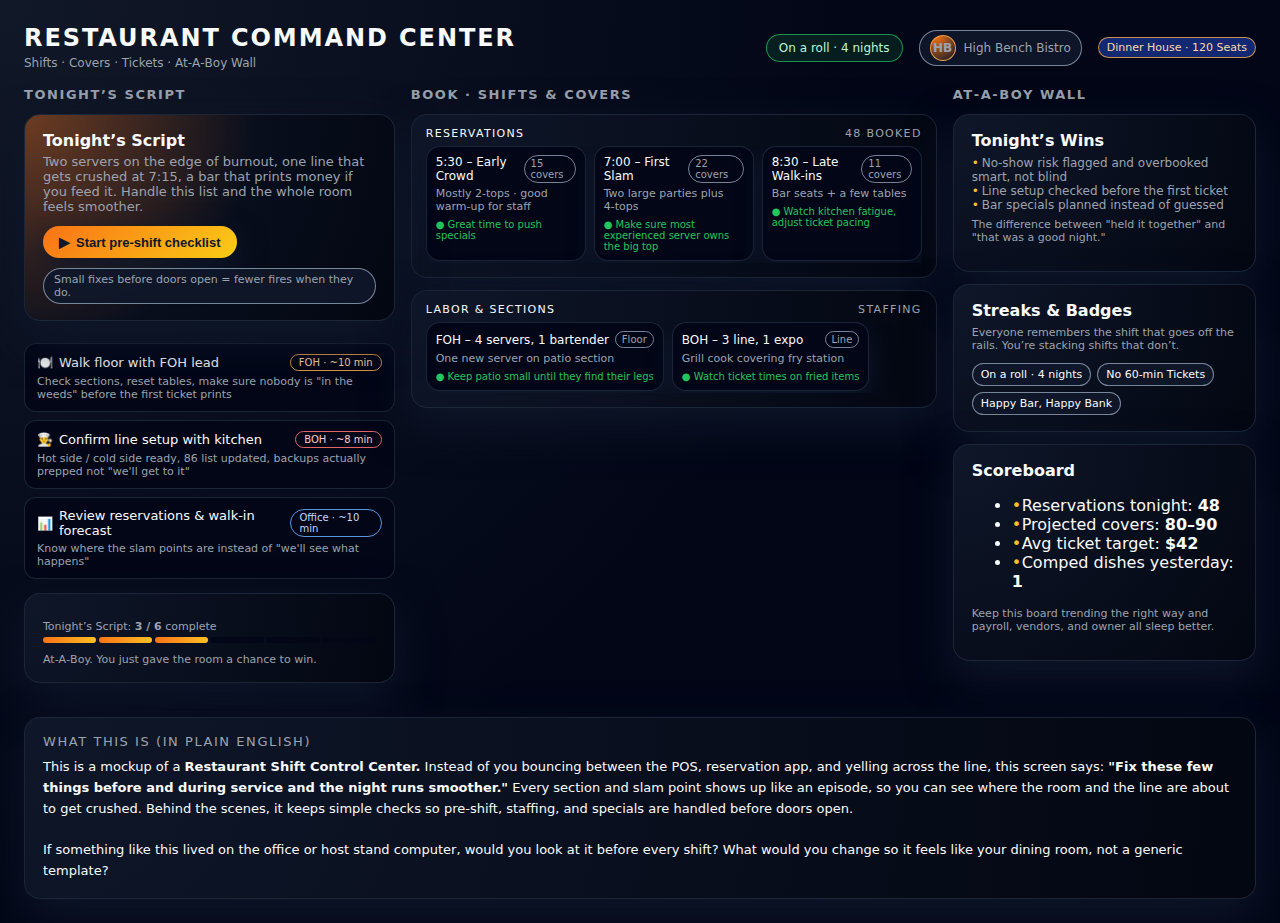
<file: restaurant-command-center.html>
<!DOCTYPE html>
<html lang="en">
<head>
  <meta charset="UTF-8" />
  <meta name="viewport" content="width=device-width, initial-scale=1" />
  <title>Restaurant Command Center – Shifts & Covers</title>
  <style>
    :root {
      --bg: #030712;
      --card: #020617;
      --border: #1e293b;
      --accent: #f97316; /* warm orange */
      --accent-red: #ef4444;
      --accent-green: #22c55e;
      --accent-amber: #fbbf24;
      --text: #f9fafb;
      --muted: #9ca3af;
    }
    * { box-sizing: border-box; }
    body {
      margin: 0;
      padding: 0;
      font-family: -apple-system, BlinkMacSystemFont, system-ui, sans-serif;
      background: radial-gradient(circle at top left, #111827, #020617 55%);
      color: var(--text);
      min-height: 100vh;
      display: flex;
      flex-direction: column;
    }
    .app-shell { display:flex; flex-direction:column; min-height:100vh; padding:24px; gap:16px; }
    header.app-header { display:flex; justify-content:space-between; align-items:center; }
    .app-title h1 { margin:0; font-size:24px; letter-spacing:0.08em; text-transform:uppercase; }
    .app-title span { font-size:12px; color:var(--muted); }
    .app-right { display:flex; align-items:center; gap:16px; font-size:12px; color:var(--muted); }
    .streak-pill { padding:6px 12px; border-radius:999px; background:rgba(34,197,94,0.12); border:1px solid rgba(34,197,94,0.7); color:#bbf7d0; display:flex; align-items:center; gap:6px; }
    .user-chip { display:flex; align-items:center; gap:8px; padding:4px 10px; border-radius:999px; background:rgba(15,23,42,0.9); border:1px solid rgba(148,163,184,0.8); }
    .avatar { width:26px; height:26px; border-radius:50%; background: radial-gradient(circle at 20% 0, #f97316, #0f172a); display:flex; align-items:center; justify-content:center; font-size:12px; font-weight:600; border:1px solid rgba(248, 171, 75, 0.9); }
    .badge-tag { font-size:11px; padding:3px 8px; border-radius:999px; border:1px solid rgba(248,171,75,0.8); color:#fed7aa; background:rgba(30,64,175,0.6); }
    .layout { flex:1; display:grid; grid-template-columns:1.1fr 1.3fr 0.9fr; gap:16px; min-height:0; }
    .column { display:flex; flex-direction:column; gap:12px; min-height:0; }
    .column h2 { margin:0; font-size:13px; text-transform:uppercase; letter-spacing:0.12em; color:var(--muted); }
    .card { background: radial-gradient(circle at top left, rgba(15,23,42,0.98), rgba(3,7,18,0.98)); border-radius:16px; border:1px solid rgba(30,41,59,0.9); box-shadow:0 18px 45px rgba(15,23,42,0.95); padding:16px 18px; }
    .card.hero { position:relative; overflow:hidden; }
    .card.hero::after { content:""; position:absolute; inset:0; background: radial-gradient(circle at top left, rgba(249,115,22,0.4), transparent 55%); pointer-events:none; }
    .hero-inner { position:relative; z-index:1; }
    .hero-title { font-size:16px; font-weight:600; margin-bottom:4px; }
    .hero-sub { font-size:13px; color:var(--muted); margin-bottom:12px; }
    .btn-primary { display:inline-flex; align-items:center; justify-content:center; gap:6px; padding:8px 16px; border-radius:999px; border:none; cursor:default; background:linear-gradient(135deg,#f97316,#facc15); color:#0f172a; font-size:13px; font-weight:600; box-shadow:0 12px 30px rgba(15,23,42,0.95); }
    .btn-primary span.icon { font-size:14px; }
    .pill { display:inline-flex; align-items:center; gap:6px; padding:4px 10px; border-radius:999px; background:rgba(15,23,42,0.9); border:1px solid rgba(148,163,184,0.8); font-size:11px; color:var(--muted); }
    .tasks { display:flex; flex-direction:column; gap:8px; margin-top:10px; }
    .task-card { background:var(--card); border-radius:12px; border:1px solid rgba(30,41,59,0.9); padding:10px 12px; display:flex; flex-direction:column; gap:4px; }
    .task-header { display:flex; align-items:center; justify-content:space-between; gap:8px; }
    .task-title { font-size:13px; display:flex; align-items:center; gap:6px; }
    .task-meta { font-size:11px; color:var(--muted); display:flex; gap:8px; }
    .chip { border-radius:999px; padding:2px 8px; font-size:10px; border:1px solid rgba(148,163,184,0.8); color:#e5e7eb; }
    .chip.floor { border-color:rgba(248,171,75,0.9); color:#fed7aa; }
    .chip.kitchen { border-color:rgba(248,113,113,0.9); color:#fecaca; }
    .chip.admin { border-color:rgba(96,165,250,0.9); color:#bfdbfe; }
    .progress-bar { margin-top:10px; display:flex; flex-direction:column; gap:4px; font-size:11px; color:var(--muted); }
    .progress-track { display:flex; gap:3px; }
    .progress-segment { flex:1; height:6px; border-radius:999px; background:#020617; }
    .progress-segment.filled { background:linear-gradient(90deg,#f97316,#fbbf24); }
    .episodes-column .card { padding:12px 14px 14px; }
    .stage-header { display:flex; justify-content:space-between; align-items:center; font-size:11px; text-transform:uppercase; letter-spacing:0.12em; color:var(--muted); margin-bottom:6px; }
    .stage-name { color:#f9fafb; }
    .tiles-row { display:flex; gap:8px; overflow-x:auto; padding-bottom:2px; }
    .tile { min-width:160px; background:var(--card); border-radius:14px; border:1px solid rgba(30,41,59,0.9); padding:8px 9px; display:flex; flex-direction:column; gap:4px; box-shadow:0 10px 24px rgba(15,23,42,0.95); }
    .tile-top { display:flex; justify-content:space-between; align-items:center; font-size:12px; }
    .tile-name { font-weight:500; }
    .tile-tag { font-size:10px; color:var(--muted); border-radius:999px; border:1px solid rgba(148,163,184,0.8); padding:2px 6px; }
    .tile-detail { font-size:11px; color:var(--muted); }
    .tile-status { font-size:10px; color:var(--accent-green); display:inline-flex; align-items:center; gap:4px; margin-top:2px; }
    .note { font-size:11px; color:var(--muted); margin-top:6px; }
    .badge-row { display:flex; flex-wrap:wrap; gap:6px; margin-top:6px; font-size:11px; }
    .badge { padding:4px 8px; border-radius:999px; background:rgba(15,23,42,0.9); border:1px solid rgba(148,163,184,0.8); }
    .wins-card ul { list-style:none; padding:0; margin:6px 0 0; font-size:12px; color:var(--muted); }
    .wins-card li::before { content:"•"; color:var(--accent-amber); display:inline-block; width:10px; margin-left:0; }
    @media (max-width:900px){ .layout{grid-template-columns:1fr;} }
  </style>
</head>
<body>
  <div class="app-shell">
    <header class="app-header">
      <div class="app-title">
        <h1>Restaurant Command Center</h1>
        <span>Shifts · Covers · Tickets · At‑A‑Boy Wall</span>
      </div>
      <div class="app-right">
        <div class="streak-pill">
          <span>On a roll · 4 nights</span>
        </div>
        <div class="user-chip">
          <div class="avatar">HB</div>
          <span>High Bench Bistro</span>
        </div>
        <span class="badge-tag">Dinner House · 120 Seats</span>
      </div>
    </header>

    <div class="layout">
      <!-- Left: Today’s Script -->
      <div class="column">
        <h2>Tonight’s Script</h2>
        <div class="card hero">
          <div class="hero-inner">
            <div class="hero-title">Tonight’s Script</div>
            <div class="hero-sub">Two servers on the edge of burnout, one line that gets crushed at 7:15, a bar that prints money if you feed it. Handle this list and the whole room feels smoother.</div>
            <button class="btn-primary">
              <span class="icon">▶</span>
              <span>Start pre‑shift checklist</span>
            </button>
            <div class="pill" style="margin-top:10px;">
              <span>Small fixes before doors open = fewer fires when they do.</span>
            </div>
          </div>
        </div>

        <div class="tasks">
          <div class="task-card">
            <div class="task-header">
              <div class="task-title">
                <span>🍽️</span>
                <span>Walk floor with FOH lead</span>
              </div>
              <span class="chip floor">FOH · ~10 min</span>
            </div>
            <div class="task-meta">
              <span>Check sections, reset tables, make sure nobody is "in the weeds" before the first ticket prints</span>
            </div>
          </div>
          <div class="task-card">
            <div class="task-header">
              <div class="task-title">
                <span>👨‍🍳</span>
                <span>Confirm line setup with kitchen</span>
              </div>
              <span class="chip kitchen">BOH · ~8 min</span>
            </div>
            <div class="task-meta">
              <span>Hot side / cold side ready, 86 list updated, backups actually prepped not "we'll get to it"</span>
            </div>
          </div>
          <div class="task-card">
            <div class="task-header">
              <div class="task-title">
                <span>📊</span>
                <span>Review reservations & walk‑in forecast</span>
              </div>
              <span class="chip admin">Office · ~10 min</span>
            </div>
            <div class="task-meta">
              <span>Know where the slam points are instead of "we'll see what happens"</span>
            </div>
          </div>
        </div>

        <div class="card" style="margin-top:2px;">
          <div class="progress-bar">
            <div>Tonight’s Script: <strong>3 / 6</strong> complete</div>
            <div class="progress-track">
              <div class="progress-segment filled"></div>
              <div class="progress-segment filled"></div>
              <div class="progress-segment filled"></div>
              <div class="progress-segment"></div>
              <div class="progress-segment"></div>
              <div class="progress-segment"></div>
            </div>
            <div class="note">At‑A‑Boy. You just gave the room a chance to win.</div>
          </div>
        </div>
      </div>

      <!-- Middle: Tonight’s Book -->
      <div class="column episodes-column">
        <h2>Book · Shifts & Covers</h2>

        <div class="card">
          <div class="stage-header">
            <span class="stage-name">Reservations</span>
            <span>48 booked</span>
          </div>
          <div class="tiles-row">
            <div class="tile">
              <div class="tile-top">
                <span class="tile-name">5:30 – Early Crowd</span>
                <span class="tile-tag">15 covers</span>
              </div>
              <div class="tile-detail">Mostly 2‑tops · good warm‑up for staff</div>
              <div class="tile-status">● Great time to push specials</div>
            </div>
            <div class="tile">
              <div class="tile-top">
                <span class="tile-name">7:00 – First Slam</span>
                <span class="tile-tag">22 covers</span>
              </div>
              <div class="tile-detail">Two large parties plus 4‑tops</div>
              <div class="tile-status">● Make sure most experienced server owns the big top</div>
            </div>
            <div class="tile">
              <div class="tile-top">
                <span class="tile-name">8:30 – Late Walk‑ins</span>
                <span class="tile-tag">11 covers</span>
              </div>
              <div class="tile-detail">Bar seats + a few tables</div>
              <div class="tile-status">● Watch kitchen fatigue, adjust ticket pacing</div>
            </div>
          </div>
        </div>

        <div class="card">
          <div class="stage-header">
            <span class="stage-name">Labor & Sections</span>
            <span>Staffing</span>
          </div>
          <div class="tiles-row">
            <div class="tile">
              <div class="tile-top">
                <span class="tile-name">FOH – 4 servers, 1 bartender</span>
                <span class="tile-tag">Floor</span>
              </div>
              <div class="tile-detail">One new server on patio section</div>
              <div class="tile-status">● Keep patio small until they find their legs</div>
            </div>
            <div class="tile">
              <div class="tile-top">
                <span class="tile-name">BOH – 3 line, 1 expo</span>
                <span class="tile-tag">Line</span>
              </div>
              <div class="tile-detail">Grill cook covering fry station</div>
              <div class="tile-status">● Watch ticket times on fried items</div>
            </div>
          </div>
        </div>
      </div>

      <!-- Right: At-A-Boy Wall -->
      <div class="column">
        <h2>At‑A‑Boy Wall</h2>
        <div class="card wins-card">
          <div class="hero-title">Tonight’s Wins</div>
          <ul>
            <li>No‑show risk flagged and overbooked smart, not blind</li>
            <li>Line setup checked before the first ticket</li>
            <li>Bar specials planned instead of guessed</li>
          </ul>
          <p class="note">The difference between "held it together" and "that was a good night."</p>
        </div>

        <div class="card">
          <div class="hero-title">Streaks &amp; Badges</div>
          <p class="note">Everyone remembers the shift that goes off the rails. You’re stacking shifts that don’t.</p>
          <div class="badge-row">
            <span class="badge">On a roll · 4 nights</span>
            <span class="badge">No 60‑min Tickets</span>
            <span class="badge">Happy Bar, Happy Bank</span>
          </div>
        </div>

        <div class="card">
          <div class="hero-title">Scoreboard</div>
          <ul class="wins-card">
            <li>Reservations tonight: <strong>48</strong></li>
            <li>Projected covers: <strong>80–90</strong></li>
            <li>Avg ticket target: <strong>$42</strong></li>
            <li>Comped dishes yesterday: <strong>1</strong></li>
          </ul>
          <p class="note">Keep this board trending the right way and payroll, vendors, and owner all sleep better.</p>
        </div>
      </div>
    </div>
    <!-- Plain English explainer CTA -->
    <div class="card" style="margin-top:18px;">
      <button style="all:unset; display:block; width:100%; cursor:default;">
        <div style="display:flex; flex-direction:column; gap:8px; align-items:flex-start; text-align:left;">
          <div style="font-size:13px; text-transform:uppercase; letter-spacing:0.12em; color:var(--muted);">
            What this is (in plain English)
          </div>
          <div style="font-size:13px; color:var(--text); line-height:1.6;">
            This is a mockup of a <strong>Restaurant Shift Control Center.</strong> Instead of you bouncing between the POS, reservation app, and yelling across the line, this screen says:
            <strong>"Fix these few things before and during service and the night runs smoother."</strong>
            Every section and slam point shows up like an episode, so you can see where the room and the line are about to get crushed.
            Behind the scenes, it keeps simple checks so pre-shift, staffing, and specials are handled before doors open.
            <br /><br />
            If something like this lived on the office or host stand computer, would you look at it before every shift? What would you change so it feels like your dining room, not a generic template?
          </div>
        </div>
      </button>
    </div>
  </div>
</body>
</html>
</file>
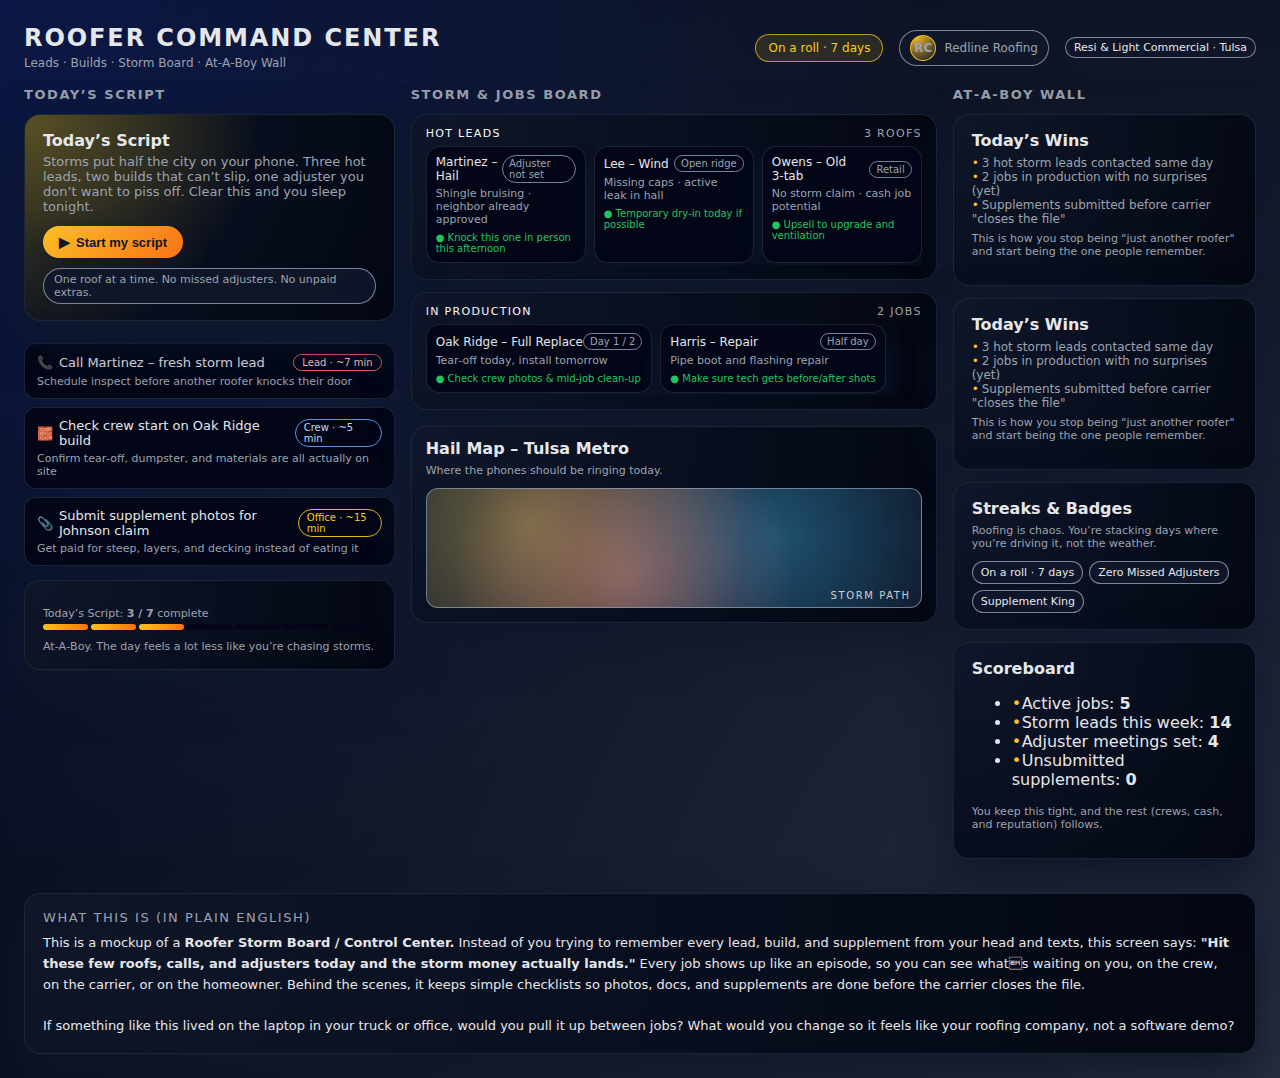
<file: roofer-command-center.html>
<!DOCTYPE html>
<html lang="en">
<head>
  <meta charset="UTF-8" />
  <meta name="viewport" content="width=device-width, initial-scale=1" />
  <title>Roofer Command Center – Storm & Shingles</title>
  <style>
    :root {
      --bg: #020617;
      --card: #020617;
      --border: #1f2937;
      --accent: #fbbf24; /* amber */
      --accent-red: #ef4444;
      --accent-green: #22c55e;
      --text: #e5e7eb;
      --muted: #9ca3af;
    }
    * { box-sizing: border-box; }
    body {
      margin: 0;
      padding: 0;
      font-family: -apple-system, BlinkMacSystemFont, system-ui, sans-serif;
      background:
        radial-gradient(circle at top left, rgba(30,64,175,0.3), transparent 55%),
        radial-gradient(circle at bottom right, rgba(15,23,42,0.9), #020617);
      color: var(--text);
      min-height: 100vh;
      display: flex;
      flex-direction: column;
    }
    .app-shell { display:flex; flex-direction:column; min-height:100vh; padding:24px; gap:16px; }
    header.app-header { display:flex; justify-content:space-between; align-items:center; }
    .app-title h1 { margin:0; font-size:24px; letter-spacing:0.08em; text-transform:uppercase; }
    .app-title span { font-size:12px; color:var(--muted); }
    .app-right { display:flex; align-items:center; gap:16px; font-size:12px; color:var(--muted); }
    .streak-pill { padding:6px 12px; border-radius:999px; background:rgba(250,204,21,0.12); border:1px solid rgba(250,204,21,0.7); color:#facc15; display:flex; align-items:center; gap:6px; }
    .user-chip { display:flex; align-items:center; gap:8px; padding:4px 10px; border-radius:999px; background:rgba(15,23,42,0.9); border:1px solid rgba(148,163,184,0.8); }
    .avatar { width:26px; height:26px; border-radius:50%; background: radial-gradient(circle at 20% 0, #fbbf24, #0f172a); display:flex; align-items:center; justify-content:center; font-size:12px; font-weight:600; border:1px solid rgba(250,204,21,0.9); }
    .badge-tag { font-size:11px; padding:3px 8px; border-radius:999px; border:1px solid rgba(148,163,184,0.8); color:#e5e7eb; background:rgba(15,23,42,0.8); }
    .layout { flex:1; display:grid; grid-template-columns:1.1fr 1.3fr 0.9fr; gap:16px; min-height:0; }
    .column { display:flex; flex-direction:column; gap:12px; min-height:0; }
    .column h2 { margin:0; font-size:13px; text-transform:uppercase; letter-spacing:0.12em; color:var(--muted); }
    .card { background: radial-gradient(circle at top left, rgba(15,23,42,0.98), rgba(3,7,18,0.98)); border-radius:16px; border:1px solid rgba(31,41,55,0.9); box-shadow:0 18px 45px rgba(15,23,42,0.95); padding:16px 18px; }
    .card.hero { position:relative; overflow:hidden; }
    .card.hero::after { content:""; position:absolute; inset:0; background: radial-gradient(circle at top left, rgba(250,204,21,0.32), transparent 55%); pointer-events:none; }
    .hero-inner { position:relative; z-index:1; }
    .hero-title { font-size:16px; font-weight:600; margin-bottom:4px; }
    .hero-sub { font-size:13px; color:var(--muted); margin-bottom:12px; }
    .btn-primary { display:inline-flex; align-items:center; justify-content:center; gap:6px; padding:8px 16px; border-radius:999px; border:none; cursor:default; background:linear-gradient(135deg,#fbbf24,#f97316); color:#0f172a; font-size:13px; font-weight:600; box-shadow:0 12px 30px rgba(15,23,42,0.95); }
    .btn-primary span.icon { font-size:14px; }
    .pill { display:inline-flex; align-items:center; gap:6px; padding:4px 10px; border-radius:999px; background:rgba(15,23,42,0.9); border:1px solid rgba(148,163,184,0.8); font-size:11px; color:var(--muted); }
    .tasks { display:flex; flex-direction:column; gap:8px; margin-top:10px; }
    .task-card { background:var(--card); border-radius:12px; border:1px solid rgba(31,41,55,0.9); padding:10px 12px; display:flex; flex-direction:column; gap:4px; }
    .task-header { display:flex; align-items:center; justify-content:space-between; gap:8px; }
    .task-title { font-size:13px; display:flex; align-items:center; gap:6px; }
    .task-meta { font-size:11px; color:var(--muted); display:flex; gap:8px; }
    .chip { border-radius:999px; padding:2px 8px; font-size:10px; border:1px solid rgba(148,163,184,0.8); color:#e5e7eb; }
    .chip.storm { border-color:rgba(248,113,113,0.9); color:#fecaca; }
    .chip.inspect { border-color:rgba(96,165,250,0.9); color:#bfdbfe; }
    .chip.admin { border-color:rgba(250,204,21,0.9); color:#facc15; }
    .progress-bar { margin-top:10px; display:flex; flex-direction:column; gap:4px; font-size:11px; color:var(--muted); }
    .progress-track { display:flex; gap:3px; }
    .progress-segment { flex:1; height:6px; border-radius:999px; background:#020617; }
    .progress-segment.filled { background:linear-gradient(90deg,#fbbf24,#f97316); }
    .episodes-column .card { padding:12px 14px 14px; }
    .stage-header { display:flex; justify-content:space-between; align-items:center; font-size:11px; text-transform:uppercase; letter-spacing:0.12em; color:var(--muted); margin-bottom:6px; }
    .stage-name { color:#f9fafb; }
    .tiles-row { display:flex; gap:8px; overflow-x:auto; padding-bottom:2px; }
    .tile { min-width:160px; background:var(--card); border-radius:14px; border:1px solid rgba(31,41,55,0.9); padding:8px 9px; display:flex; flex-direction:column; gap:4px; box-shadow:0 10px 24px rgba(15,23,42,0.95); }
    .tile-top { display:flex; justify-content:space-between; align-items:center; font-size:12px; }
    .tile-name { font-weight:500; }
    .tile-tag { font-size:10px; color:var(--muted); border-radius:999px; border:1px solid rgba(148,163,184,0.8); padding:2px 6px; }
    .tile-detail { font-size:11px; color:var(--muted); }
    .tile-status { font-size:10px; color:var(--accent-green); display:inline-flex; align-items:center; gap:4px; margin-top:2px; }
    .note { font-size:11px; color:var(--muted); margin-top:6px; }
    .badge-row { display:flex; flex-wrap:wrap; gap:6px; margin-top:6px; font-size:11px; }
    .badge { padding:4px 8px; border-radius:999px; background:rgba(15,23,42,0.9); border:1px solid rgba(148,163,184,0.8); }
    .wins-card ul { list-style:none; padding:0; margin:6px 0 0; font-size:12px; color:var(--muted); }
    .wins-card li::before { content:"•"; color:var(--accent); display:inline-block; width:10px; margin-left:0; }

    .hail-map-card {
      margin-top: 4px;
    }

    .hail-map-visual {
      margin-top: 10px;
      border-radius: 12px;
      border: 1px solid rgba(148,163,184,0.7);
      height: 120px;
      background-image:
        linear-gradient(0deg, rgba(15,23,42,0.85), rgba(15,23,42,0.85)),
        radial-gradient(circle at 20% 30%, rgba(252,211,77,0.4), transparent 55%),
        radial-gradient(circle at 70% 40%, rgba(56,189,248,0.35), transparent 55%),
        radial-gradient(circle at 40% 75%, rgba(248,113,113,0.4), transparent 55%);
      background-blend-mode: screen;
      position: relative;
      overflow: hidden;
    }

    .hail-map-visual::after {
      content: "STORM PATH";
      position: absolute;
      bottom: 6px;
      right: 10px;
      font-size: 10px;
      letter-spacing: 0.16em;
      text-transform: uppercase;
      color: rgba(249,250,251,0.8);
    }

    @media (max-width:900px){ .layout{grid-template-columns:1fr;} }
  </style>
</head>
<body>
  <div class="app-shell">
    <header class="app-header">
      <div class="app-title">
        <h1>Roofer Command Center</h1>
        <span>Leads · Builds · Storm Board · At‑A‑Boy Wall</span>
      </div>
      <div class="app-right">
        <div class="streak-pill">
          <span>On a roll · 7 days</span>
        </div>
        <div class="user-chip">
          <div class="avatar">RC</div>
          <span>Redline Roofing</span>
        </div>
        <span class="badge-tag">Resi &amp; Light Commercial · Tulsa</span>
      </div>
    </header>

    <div class="layout">
      <!-- Left: Today’s Script -->
      <div class="column">
        <h2>Today’s Script</h2>
        <div class="card hero">
          <div class="hero-inner">
            <div class="hero-title">Today’s Script</div>
            <div class="hero-sub">Storms put half the city on your phone. Three hot leads, two builds that can’t slip, one adjuster you don’t want to piss off. Clear this and you sleep tonight.</div>
            <button class="btn-primary">
              <span class="icon">▶</span>
              <span>Start my script</span>
            </button>
            <div class="pill" style="margin-top:10px;">
              <span>One roof at a time. No missed adjusters. No unpaid extras.</span>
            </div>
          </div>
        </div>

        <div class="tasks">
          <div class="task-card">
            <div class="task-header">
              <div class="task-title">
                <span>📞</span>
                <span>Call Martinez – fresh storm lead</span>
              </div>
              <span class="chip storm">Lead · ~7 min</span>
            </div>
            <div class="task-meta">
              <span>Schedule inspect before another roofer knocks their door</span>
            </div>
          </div>
          <div class="task-card">
            <div class="task-header">
              <div class="task-title">
                <span>🧱</span>
                <span>Check crew start on Oak Ridge build</span>
              </div>
              <span class="chip inspect">Crew · ~5 min</span>
            </div>
            <div class="task-meta">
              <span>Confirm tear‑off, dumpster, and materials are all actually on site</span>
            </div>
          </div>
          <div class="task-card">
            <div class="task-header">
              <div class="task-title">
                <span>📎</span>
                <span>Submit supplement photos for Johnson claim</span>
              </div>
              <span class="chip admin">Office · ~15 min</span>
            </div>
            <div class="task-meta">
              <span>Get paid for steep, layers, and decking instead of eating it</span>
            </div>
          </div>
        </div>

        <div class="card" style="margin-top:2px;">
          <div class="progress-bar">
            <div>Today’s Script: <strong>3 / 7</strong> complete</div>
            <div class="progress-track">
              <div class="progress-segment filled"></div>
              <div class="progress-segment filled"></div>
              <div class="progress-segment filled"></div>
              <div class="progress-segment"></div>
              <div class="progress-segment"></div>
              <div class="progress-segment"></div>
              <div class="progress-segment"></div>
            </div>
            <div class="note">At‑A‑Boy. The day feels a lot less like you’re chasing storms.</div>
          </div>
        </div>
      </div>

      <!-- Middle: Storm Board -->
      <div class="column episodes-column">
        <h2>Storm & Jobs Board</h2>

        <div class="card">
          <div class="stage-header">
            <span class="stage-name">Hot Leads</span>
            <span>3 roofs</span>
          </div>
          <div class="tiles-row">
            <div class="tile">
              <div class="tile-top">
                <span class="tile-name">Martinez – Hail</span>
                <span class="tile-tag">Adjuster not set</span>
              </div>
              <div class="tile-detail">Shingle bruising · neighbor already approved</div>
              <div class="tile-status">● Knock this one in person this afternoon</div>
            </div>
            <div class="tile">
              <div class="tile-top">
                <span class="tile-name">Lee – Wind</span>
                <span class="tile-tag">Open ridge</span>
              </div>
              <div class="tile-detail">Missing caps · active leak in hall</div>
              <div class="tile-status">● Temporary dry‑in today if possible</div>
            </div>
            <div class="tile">
              <div class="tile-top">
                <span class="tile-name">Owens – Old 3‑tab</span>
                <span class="tile-tag">Retail</span>
              </div>
              <div class="tile-detail">No storm claim · cash job potential</div>
              <div class="tile-status">● Upsell to upgrade and ventilation</div>
            </div>
          </div>
        </div>

        <div class="card">
          <div class="stage-header">
            <span class="stage-name">In Production</span>
            <span>2 jobs</span>
          </div>
          <div class="tiles-row">
            <div class="tile">
              <div class="tile-top">
                <span class="tile-name">Oak Ridge – Full Replace</span>
                <span class="tile-tag">Day 1 / 2</span>
              </div>
              <div class="tile-detail">Tear‑off today, install tomorrow</div>
              <div class="tile-status">● Check crew photos & mid‑job clean‑up</div>
            </div>
            <div class="tile">
              <div class="tile-top">
                <span class="tile-name">Harris – Repair</span>
                <span class="tile-tag">Half day</span>
              </div>
              <div class="tile-detail">Pipe boot and flashing repair</div>
              <div class="tile-status">● Make sure tech gets before/after shots</div>
            </div>
          </div>
        </div>

        <!-- Hail map visual under In Production -->
        <div class="card hail-map-card">
          <div class="hero-title">Hail Map – Tulsa Metro</div>
          <p class="note">Where the phones should be ringing today.</p>
          <div class="hail-map-visual"></div>
        </div>
      </div>

      <!-- Right: At-A-Boy Wall -->
      <div class="column">
        <h2>At‑A‑Boy Wall</h2>

        <div class="card wins-card">
          <div class="hero-title">Today’s Wins</div>
          <ul>
            <li>3 hot storm leads contacted same day</li>
            <li>2 jobs in production with no surprises (yet)</li>
            <li>Supplements submitted before carrier "closes the file"</li>
          </ul>
          <p class="note">This is how you stop being "just another roofer" and start being the one people remember.</p>
        </div>

        <div class="card wins-card">
          <div class="hero-title">Today’s Wins</div>
          <ul>
            <li>3 hot storm leads contacted same day</li>
            <li>2 jobs in production with no surprises (yet)</li>
            <li>Supplements submitted before carrier "closes the file"</li>
          </ul>
          <p class="note">This is how you stop being "just another roofer" and start being the one people remember.</p>
        </div>

        <div class="card">
          <div class="hero-title">Streaks &amp; Badges</div>
          <p class="note">Roofing is chaos. You’re stacking days where you’re driving it, not the weather.</p>
          <div class="badge-row">
            <span class="badge">On a roll · 7 days</span>
            <span class="badge">Zero Missed Adjusters</span>
            <span class="badge">Supplement King</span>
          </div>
        </div>

        <div class="card">
          <div class="hero-title">Scoreboard</div>
          <ul class="wins-card">
            <li>Active jobs: <strong>5</strong></li>
            <li>Storm leads this week: <strong>14</strong></li>
            <li>Adjuster meetings set: <strong>4</strong></li>
            <li>Unsubmitted supplements: <strong>0</strong></li>
          </ul>
          <p class="note">You keep this tight, and the rest (crews, cash, and reputation) follows.</p>
        </div>
      </div>
    </div>
    <!-- Plain English explainer CTA -->
    <div class="card" style="margin-top:18px;">
      <button style="all:unset; display:block; width:100%; cursor:default;">
        <div style="display:flex; flex-direction:column; gap:8px; align-items:flex-start; text-align:left;">
          <div style="font-size:13px; text-transform:uppercase; letter-spacing:0.12em; color:var(--muted);">
            What this is (in plain English)
          </div>
          <div style="font-size:13px; color:var(--text); line-height:1.6;">
            This is a mockup of a <strong>Roofer Storm Board / Control Center.</strong> Instead of you trying to remember every lead, build, and supplement from your head and texts, this screen says:
            <strong>"Hit these few roofs, calls, and adjusters today and the storm money actually lands."</strong>
            Every job shows up like an episode, so you can see whats waiting on you, on the crew, on the carrier, or on the homeowner.
            Behind the scenes, it keeps simple checklists so photos, docs, and supplements are done before the carrier closes the file.
            <br /><br />
            If something like this lived on the laptop in your truck or office, would you pull it up between jobs? What would you change so it feels like your roofing company, not a software demo?
          </div>
        </div>
      </button>
    </div>
  </div>
</body>
</html>
</file>
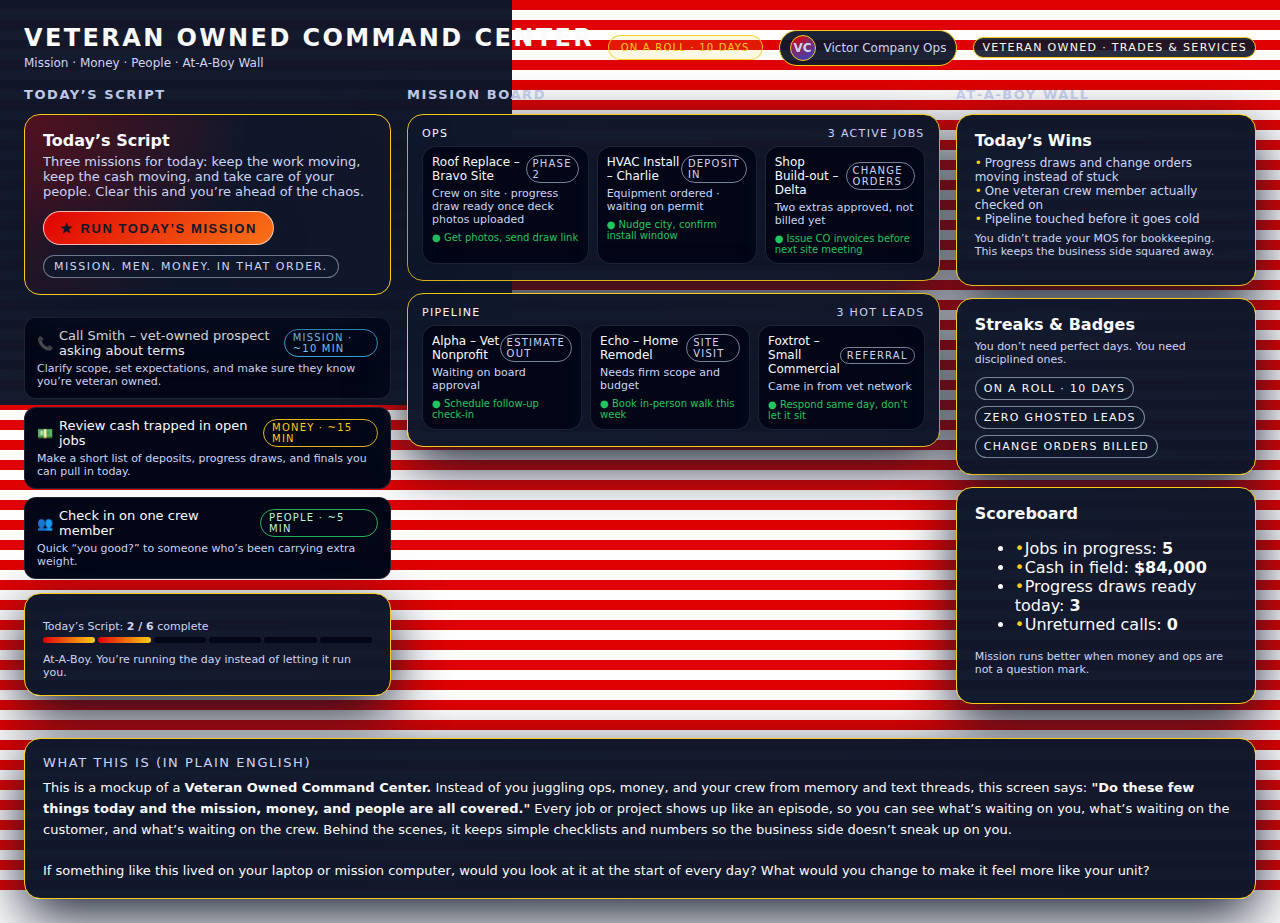
<file: veteran-command-center.html>
<!DOCTYPE html>
<html lang="en">
<head>
  <meta charset="UTF-8" />
  <meta name="viewport" content="width=device-width, initial-scale=1" />
  <title>Veteran Owned Command Center – Mission & Money</title>
  <style>
    :root {
      --bg: #020617;
      --card: #020617;
      --border: #facc15;      /* gold borders */
      --accent-red: #e00202;  /* primary red */
      --accent-blue: #1d4ed8; /* primary blue */
      --accent-gold: #facc15; /* gold accents */
      --accent-green: #22c55e;
      --text: #f9fafb;
      --muted: #cbd5f5;
    }
    * { box-sizing: border-box; }
    body {
      margin: 0;
      padding: 0;
      font-family: -apple-system, BlinkMacSystemFont, system-ui, sans-serif;
      /* Stylized American flag background with subtle wave animation */
      background:
        /* blue canton */
        linear-gradient(135deg, rgba(15,23,42,0.98), rgba(15,23,42,0.98)) 0 0 / 40% 45% no-repeat,
        /* red/white stripes */
        repeating-linear-gradient(
          180deg,
          #e00202 0,
          #e00202 10px,
          #fefefe 10px,
          #fefefe 20px
        );
      color: var(--text);
      min-height: 100vh;
      display: flex;
      flex-direction: column;
      background-attachment: fixed;
      animation: flagWave 12s ease-in-out infinite alternate;
    }

    @keyframes flagWave {
      0% {
        background-position: 0 0, 0 0;
      }
      50% {
        background-position: -20px -10px, 0 -20px;
      }
      100% {
        background-position: -40px 0, 0 -40px;
      }
    }
    .app-shell { display:flex; flex-direction:column; min-height:100vh; padding:24px; gap:16px; }
    header.app-header { display:flex; justify-content:space-between; align-items:center; }
    .app-title h1 { margin:0; font-size:24px; letter-spacing:0.1em; text-transform:uppercase; }
    .app-title span { font-size:12px; color:var(--muted); }
    .app-right { display:flex; align-items:center; gap:16px; font-size:12px; color:var(--muted); }
    .streak-pill {
      padding:6px 12px;
      border-radius:999px;
      background:rgba(250,204,21,0.12);
      border:1px solid rgba(250,204,21,0.9);
      color:var(--accent-gold);
      display:flex;
      align-items:center;
      gap:6px;
      text-transform:uppercase;
      letter-spacing:0.12em;
      font-size:10px;
    }
    .user-chip {
      display:flex;
      align-items:center;
      gap:8px;
      padding:4px 10px;
      border-radius:999px;
      background:rgba(15,23,42,0.95);
      border:1px solid var(--accent-gold);
    }
    .avatar {
      width:26px;
      height:26px;
      border-radius:50%;
      background: radial-gradient(circle at 20% 0, var(--accent-red), var(--accent-blue));
      display:flex;
      align-items:center;
      justify-content:center;
      font-size:12px;
      font-weight:600;
      border:1px solid var(--accent-gold);
    }
    .badge-tag {
      font-size:11px;
      padding:3px 8px;
      border-radius:999px;
      border:1px solid var(--accent-gold);
      color:#fefce8;
      background:rgba(15,23,42,0.9);
      text-transform:uppercase;
      letter-spacing:0.12em;
    }
    .layout { flex:1; display:grid; grid-template-columns:1.1fr 1.3fr 0.9fr; gap:16px; min-height:0; }
    .column { display:flex; flex-direction:column; gap:12px; min-height:0; }
    .column h2 { margin:0; font-size:13px; text-transform:uppercase; letter-spacing:0.12em; color:var(--muted); }
    .card {
      background:
        linear-gradient(135deg, rgba(15,23,42,0.98), rgba(15,23,42,0.98)),
        radial-gradient(circle at 0% 0%, rgba(29,78,216,0.6), transparent 60%),
        radial-gradient(circle at 100% 0%, rgba(224,2,2,0.6), transparent 60%);
      border-radius:16px;
      border:1px solid var(--accent-gold);
      box-shadow:0 18px 55px rgba(15,23,42,0.95);
      padding:16px 18px;
    }
    .card.hero { position:relative; overflow:hidden; }
    .card.hero::after { content:""; position:absolute; inset:0; background: radial-gradient(circle at top left, rgba(224,2,2,0.32), transparent 55%); pointer-events:none; }
    .hero-inner { position:relative; z-index:1; }
    .hero-title { font-size:16px; font-weight:600; margin-bottom:4px; }
    .hero-sub { font-size:13px; color:var(--muted); margin-bottom:12px; }
    .btn-primary { display:inline-flex; align-items:center; justify-content:center; gap:6px; padding:8px 16px; border-radius:999px; border:1px solid rgba(248,250,252,0.7); cursor:default; background:linear-gradient(135deg,var(--accent-red),#f97316); color:#0f172a; font-size:13px; font-weight:700; box-shadow:0 12px 30px rgba(15,23,42,0.95); text-transform:uppercase; letter-spacing:0.12em; }
    .btn-primary span.icon { font-size:14px; }
    .pill { display:inline-flex; align-items:center; gap:6px; padding:4px 10px; border-radius:999px; background:rgba(15,23,42,0.9); border:1px solid rgba(148,163,184,0.7); font-size:11px; color:var(--muted); text-transform:uppercase; letter-spacing:0.14em; }
    .tasks { display:flex; flex-direction:column; gap:8px; margin-top:10px; }
    .task-card { background:var(--card); border-radius:12px; border:1px solid rgba(31,41,55,0.9); padding:10px 12px; display:flex; flex-direction:column; gap:4px; }
    .task-header { display:flex; align-items:center; justify-content:space-between; gap:8px; }
    .task-title { font-size:13px; display:flex; align-items:center; gap:6px; }
    .task-meta { font-size:11px; color:var(--muted); display:flex; gap:8px; }
    .chip { border-radius:999px; padding:2px 8px; font-size:10px; border:1px solid rgba(148,163,184,0.8); color:#e5e7eb; text-transform:uppercase; letter-spacing:0.12em; }
    .chip.mission { border-color:rgba(56,189,248,0.9); color:#7dd3fc; }
    .chip.money { border-color:rgba(250,204,21,0.9); color:#facc15; }
    .chip.people { border-color:rgba(34,197,94,0.9); color:#bbf7d0; }
    .progress-bar { margin-top:10px; display:flex; flex-direction:column; gap:4px; font-size:11px; color:var(--muted); }
    .progress-track { display:flex; gap:3px; }
    .progress-segment { flex:1; height:6px; border-radius:999px; background:#020617; }
    .progress-segment.filled { background:linear-gradient(90deg,var(--accent-red),var(--accent-gold)); }
    .episodes-column .card { padding:12px 14px 14px; }
    .stage-header { display:flex; justify-content:space-between; align-items:center; font-size:11px; text-transform:uppercase; letter-spacing:0.12em; color:var(--muted); margin-bottom:6px; }
    .stage-name { color:#f9fafb; }
    .tiles-row { display:flex; gap:8px; overflow-x:auto; padding-bottom:2px; }
    .tile { min-width:160px; background:var(--card); border-radius:14px; border:1px solid rgba(31,41,55,0.9); padding:8px 9px; display:flex; flex-direction:column; gap:4px; box-shadow:0 10px 24px rgba(15,23,42,0.95); }
    .tile-top { display:flex; justify-content:space-between; align-items:center; font-size:12px; }
    .tile-name { font-weight:500; }
    .tile-tag { font-size:10px; color:var(--muted); border-radius:999px; border:1px solid rgba(148,163,184,0.8); padding:2px 6px; text-transform:uppercase; letter-spacing:0.12em; }
    .tile-detail { font-size:11px; color:var(--muted); }
    .tile-status { font-size:10px; color:var(--accent-green); display:inline-flex; align-items:center; gap:4px; margin-top:2px; }
    .note { font-size:11px; color:var(--muted); margin-top:6px; }
    .badge-row { display:flex; flex-wrap:wrap; gap:6px; margin-top:6px; font-size:11px; }
    .badge { padding:4px 8px; border-radius:999px; background:rgba(15,23,42,0.9); border:1px solid rgba(148,163,184,0.8); text-transform:uppercase; letter-spacing:0.12em; }
    .wins-card ul { list-style:none; padding:0; margin:6px 0 0; font-size:12px; color:var(--muted); }
    .wins-card li::before { content:"•"; color:var(--accent-gold); display:inline-block; width:10px; margin-left:0; }
    @media (max-width:900px){ .layout{grid-template-columns:1fr;} }
  </style>
</head>
<body>
  <div class="app-shell">
    <header class="app-header">
      <div class="app-title">
        <h1>Veteran Owned Command Center</h1>
        <span>Mission · Money · People · At‑A‑Boy Wall</span>
      </div>
      <div class="app-right">
        <div class="streak-pill">
          <span>On a roll · 10 days</span>
        </div>
        <div class="user-chip">
          <div class="avatar">VC</div>
          <span>Victor Company Ops</span>
        </div>
        <span class="badge-tag">Veteran Owned · Trades &amp; Services</span>
      </div>
    </header>

    <div class="layout">
      <!-- Left: Today’s Script -->
      <div class="column">
        <h2>Today’s Script</h2>
        <div class="card hero">
          <div class="hero-inner">
            <div class="hero-title">Today’s Script</div>
            <div class="hero-sub">Three missions for today: keep the work moving, keep the cash moving, and take care of your people. Clear this and you’re ahead of the chaos.</div>
            <button class="btn-primary">
              <span class="icon">★</span>
              <span>Run today’s mission</span>
            </button>
            <div class="pill" style="margin-top:10px;">
              <span>Mission. Men. Money. In that order.</span>
            </div>
          </div>
        </div>

        <div class="tasks">
          <div class="task-card">
            <div class="task-header">
              <div class="task-title">
                <span>📞</span>
                <span>Call Smith – vet-owned prospect asking about terms</span>
              </div>
              <span class="chip mission">Mission · ~10 min</span>
            </div>
            <div class="task-meta">
              <span>Clarify scope, set expectations, and make sure they know you’re veteran owned.</span>
            </div>
          </div>
          <div class="task-card">
            <div class="task-header">
              <div class="task-title">
                <span>💵</span>
                <span>Review cash trapped in open jobs</span>
              </div>
              <span class="chip money">Money · ~15 min</span>
            </div>
            <div class="task-meta">
              <span>Make a short list of deposits, progress draws, and finals you can pull in today.</span>
            </div>
          </div>
          <div class="task-card">
            <div class="task-header">
              <div class="task-title">
                <span>👥</span>
                <span>Check in on one crew member</span>
              </div>
              <span class="chip people">People · ~5 min</span>
            </div>
            <div class="task-meta">
              <span>Quick “you good?” to someone who’s been carrying extra weight.</span>
            </div>
          </div>
        </div>

        <div class="card" style="margin-top:2px;">
          <div class="progress-bar">
            <div>Today’s Script: <strong>2 / 6</strong> complete</div>
            <div class="progress-track">
              <div class="progress-segment filled"></div>
              <div class="progress-segment filled"></div>
              <div class="progress-segment"></div>
              <div class="progress-segment"></div>
              <div class="progress-segment"></div>
              <div class="progress-segment"></div>
            </div>
            <div class="note">At‑A‑Boy. You’re running the day instead of letting it run you.</div>
          </div>
        </div>
      </div>

      <!-- Middle: Mission Board -->
      <div class="column episodes-column">
        <h2>Mission Board</h2>

        <div class="card">
          <div class="stage-header">
            <span class="stage-name">Ops</span>
            <span>3 active jobs</span>
          </div>
          <div class="tiles-row">
            <div class="tile">
              <div class="tile-top">
                <span class="tile-name">Roof Replace – Bravo Site</span>
                <span class="tile-tag">Phase 2</span>
              </div>
              <div class="tile-detail">Crew on site · progress draw ready once deck photos uploaded</div>
              <div class="tile-status">● Get photos, send draw link</div>
            </div>
            <div class="tile">
              <div class="tile-top">
                <span class="tile-name">HVAC Install – Charlie</span>
                <span class="tile-tag">Deposit in</span>
              </div>
              <div class="tile-detail">Equipment ordered · waiting on permit</div>
              <div class="tile-status">● Nudge city, confirm install window</div>
            </div>
            <div class="tile">
              <div class="tile-top">
                <span class="tile-name">Shop Build‑out – Delta</span>
                <span class="tile-tag">Change orders</span>
              </div>
              <div class="tile-detail">Two extras approved, not billed yet</div>
              <div class="tile-status">● Issue CO invoices before next site meeting</div>
            </div>
          </div>
        </div>

        <div class="card">
          <div class="stage-header">
            <span class="stage-name">Pipeline</span>
            <span>3 hot leads</span>
          </div>
          <div class="tiles-row">
            <div class="tile">
              <div class="tile-top">
                <span class="tile-name">Alpha – Vet Nonprofit</span>
                <span class="tile-tag">Estimate out</span>
              </div>
              <div class="tile-detail">Waiting on board approval</div>
              <div class="tile-status">● Schedule follow‑up check‑in</div>
            </div>
            <div class="tile">
              <div class="tile-top">
                <span class="tile-name">Echo – Home Remodel</span>
                <span class="tile-tag">Site visit</span>
              </div>
              <div class="tile-detail">Needs firm scope and budget</div>
              <div class="tile-status">● Book in-person walk this week</div>
            </div>
            <div class="tile">
              <div class="tile-top">
                <span class="tile-name">Foxtrot – Small Commercial</span>
                <span class="tile-tag">Referral</span>
              </div>
              <div class="tile-detail">Came in from vet network</div>
              <div class="tile-status">● Respond same day, don’t let it sit</div>
            </div>
          </div>
        </div>
      </div>

      <!-- Right: At-A-Boy Wall -->
      <div class="column">
        <h2>At‑A‑Boy Wall</h2>
        <div class="card wins-card">
          <div class="hero-title">Today’s Wins</div>
          <ul>
            <li>Progress draws and change orders moving instead of stuck</li>
            <li>One veteran crew member actually checked on</li>
            <li>Pipeline touched before it goes cold</li>
          </ul>
          <p class="note">You didn’t trade your MOS for bookkeeping. This keeps the business side squared away.</p>
        </div>

        <div class="card">
          <div class="hero-title">Streaks &amp; Badges</div>
          <p class="note">You don’t need perfect days. You need disciplined ones.</p>
          <div class="badge-row">
            <span class="badge">On a roll · 10 days</span>
            <span class="badge">Zero Ghosted Leads</span>
            <span class="badge">Change Orders Billed</span>
          </div>
        </div>

        <div class="card">
          <div class="hero-title">Scoreboard</div>
          <ul class="wins-card">
            <li>Jobs in progress: <strong>5</strong></li>
            <li>Cash in field: <strong>$84,000</strong></li>
            <li>Progress draws ready today: <strong>3</strong></li>
            <li>Unreturned calls: <strong>0</strong></li>
          </ul>
          <p class="note">Mission runs better when money and ops are not a question mark.</p>
        </div>
      </div>
    </div>

    <!-- Plain English explainer CTA -->
    <div class="card" style="margin-top:18px;">
      <button style="all:unset; display:block; width:100%; cursor:default;">
        <div style="display:flex; flex-direction:column; gap:8px; align-items:flex-start; text-align:left;">
          <div style="font-size:13px; text-transform:uppercase; letter-spacing:0.12em; color:var(--muted);">
            What this is (in plain English)
          </div>
          <div style="font-size:13px; color:var(--text); line-height:1.6;">
            This is a mockup of a <strong>Veteran Owned Command Center.</strong> Instead of you juggling ops, money, and your crew from memory and text threads, this screen says:
            <strong>"Do these few things today and the mission, money, and people are all covered."</strong>
            Every job or project shows up like an episode, so you can see what’s waiting on you, what’s waiting on the customer, and what’s waiting on the crew.
            Behind the scenes, it keeps simple checklists and numbers so the business side doesn’t sneak up on you.
            <br /><br />
            If something like this lived on your laptop or mission computer, would you look at it at the start of every day? What would you change to make it feel more like your unit?
          </div>
        </div>
      </button>
    </div>
  </div>
</body>
</html>
</file>
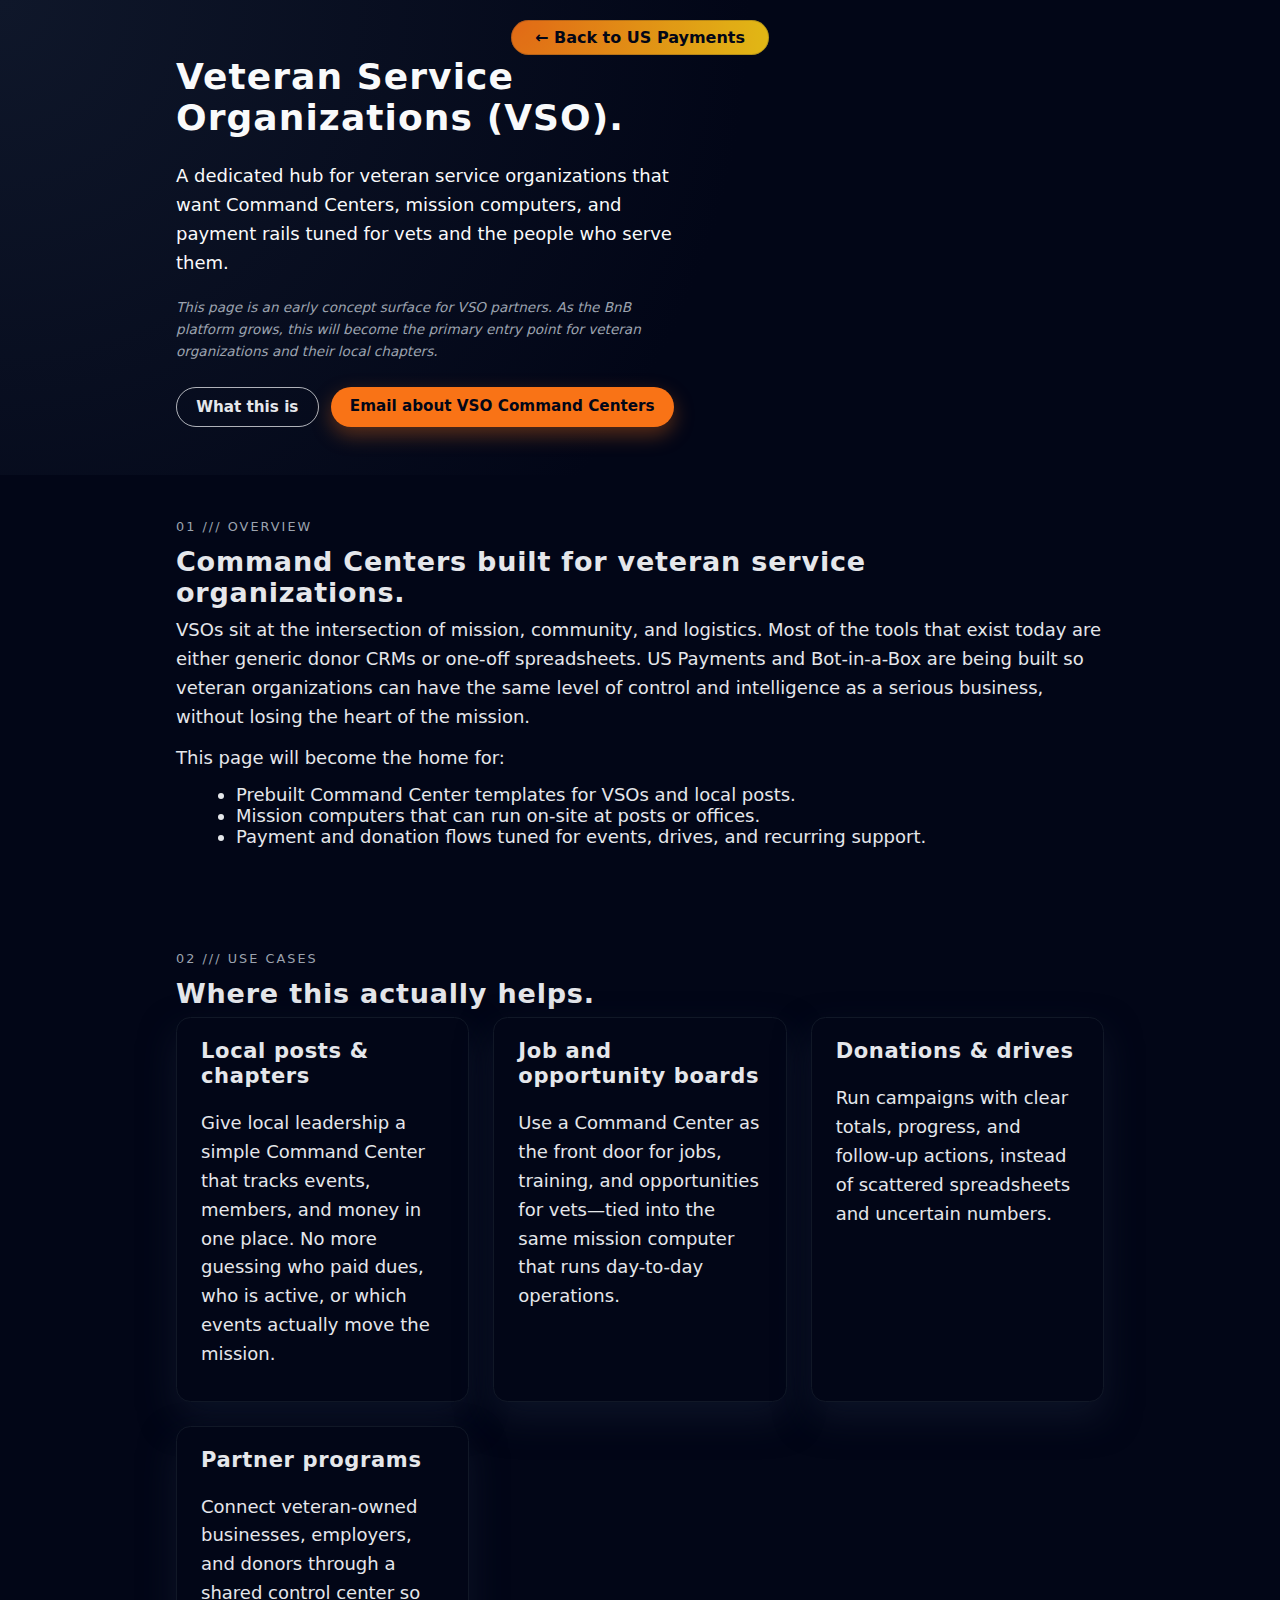
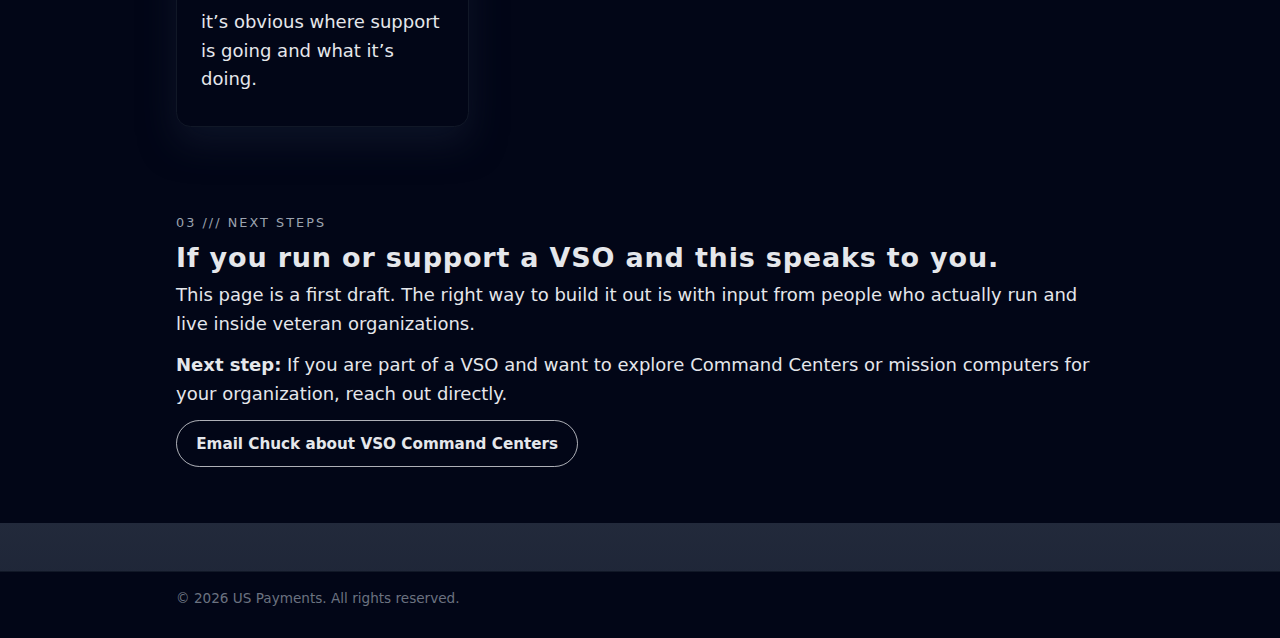
<file: vso.html>
<!DOCTYPE html>
<html lang="en">
<head>
  <meta charset="UTF-8" />
  <meta name="viewport" content="width=device-width, initial-scale=1" />
  <title>US Payments – Veteran Service Organizations (VSO)</title>
  <link rel="stylesheet" href="styles.css" />
</head>
<body style="background:
    linear-gradient(180deg, rgba(15,23,42,0.4), rgba(15,23,42,0.95)),
    url('assets/vso-veterans-campfire.jpg') center center / cover no-repeat fixed;">
  <header class="hero">
    <div class="container">
      <nav class="top-nav">
        <a href="index.html" class="nav-pill">
          <span>← Back to US Payments</span>
        </a>
      </nav>
    </div>
    <div class="container hero-inner">
      <div class="hero-copy">
        <h1>Veteran Service Organizations (VSO).</h1>
        <p class="hero-sub">A dedicated hub for veteran service organizations that want Command Centers, mission computers, and payment rails tuned for vets and the people who serve them.</p>
        <p class="made-by made-by--hero">This page is an early concept surface for VSO partners. As the BnB platform grows, this will become the primary entry point for veteran organizations and their local chapters.</p>
        <div class="hero-ctas">
          <a href="#overview" class="btn btn-secondary">What this is</a>
          <a href="mailto:Nunyafbusiness@icloud.com?subject=US%20Payments%20VSO%20Partner%20Intro&body=Hi%20Chuck%2C%0A%0AI%E2%80%99m%20with%20a%20veteran%20service%20organization%20and%20want%20to%20talk%20about%20Command%20Centers%20for%20our%20members.%0A%0A-%20" class="btn btn-primary">Email about VSO Command Centers</a>
        </div>
      </div>
    </div>
  </header>

  <main>
    <section class="section" id="overview">
      <div class="container">
        <div class="section-label">01 /// Overview</div>
        <h2>Command Centers built for veteran service organizations.</h2>
        <p>VSOs sit at the intersection of mission, community, and logistics. Most of the tools that exist today are either generic donor CRMs or one-off spreadsheets. US Payments and Bot-in-a-Box are being built so veteran organizations can have the same level of control and intelligence as a serious business, without losing the heart of the mission.</p>
        <p>This page will become the home for:</p>
        <ul>
          <li>Prebuilt Command Center templates for VSOs and local posts.</li>
          <li>Mission computers that can run on-site at posts or offices.</li>
          <li>Payment and donation flows tuned for events, drives, and recurring support.</li>
        </ul>
      </div>
    </section>

    <section class="section alt" id="use-cases">
      <div class="container">
        <div class="section-label">02 /// Use cases</div>
        <h2>Where this actually helps.</h2>
        <div class="grid grid-2">
          <div class="card-grid-item">
            <h3>Local posts & chapters</h3>
            <p>Give local leadership a simple Command Center that tracks events, members, and money in one place. No more guessing who paid dues, who is active, or which events actually move the mission.</p>
          </div>
          <div class="card-grid-item">
            <h3>Job and opportunity boards</h3>
            <p>Use a Command Center as the front door for jobs, training, and opportunities for vets—tied into the same mission computer that runs day-to-day operations.</p>
          </div>
          <div class="card-grid-item">
            <h3>Donations & drives</h3>
            <p>Run campaigns with clear totals, progress, and follow-up actions, instead of scattered spreadsheets and uncertain numbers.</p>
          </div>
          <div class="card-grid-item">
            <h3>Partner programs</h3>
            <p>Connect veteran-owned businesses, employers, and donors through a shared control center so it’s obvious where support is going and what it’s doing.</p>
          </div>
        </div>
      </div>
    </section>

    <section class="section" id="next-steps">
      <div class="container">
        <div class="section-label">03 /// Next steps</div>
        <h2>If you run or support a VSO and this speaks to you.</h2>
        <p>This page is a first draft. The right way to build it out is with input from people who actually run and live inside veteran organizations.</p>
        <p><strong>Next step:</strong> If you are part of a VSO and want to explore Command Centers or mission computers for your organization, reach out directly.</p>
        <p><a href="mailto:Nunyafbusiness@icloud.com?subject=US%20Payments%20VSO%20Partner%20Intro&body=Hi%20Chuck%2C%0A%0AI%E2%80%99m%20with%20a%20veteran%20service%20organization%20and%20want%20to%20talk%20about%20Command%20Centers%20for%20our%20members.%0A%0A-%20" class="btn btn-secondary">Email Chuck about VSO Command Centers</a></p>
      </div>
    </section>
  </main>

  <footer class="footer">
    <div class="container">
      <p>© <span id="year"></span> US Payments. All rights reserved.</p>
    </div>
  </footer>

  <script>
    document.getElementById('year').textContent = new Date().getFullYear();
  </script>
  <script src="script.js"></script>
</body>
</html>
</file>
<file: styles.css>
* {
  box-sizing: border-box;
}

body {
  margin: 0;
  font-family: -apple-system, BlinkMacSystemFont, system-ui, -system-ui, sans-serif;
  color: #e5e7eb;
  background-color: #020617;
  font-size: 18px;
}

h1, h2, h3 {
  margin-top: 0;
  letter-spacing: 0.03em;
}

p {
  line-height: 1.6;
  margin: 0 0 0.75rem;
}

ul, ol {
  margin: 0 0 1rem 1.25rem;
}

.container {
  max-width: 960px;
  margin: 0 auto;
  padding: 0 1rem;
}

.hero {
  background: radial-gradient(circle at top left, #0f172a, #020617 55%);
  color: #f9fafb;
  padding: 3.5rem 0 3rem;
}

.hero-inner {
  display: grid;
  grid-template-columns: minmax(0, 1.7fr) minmax(0, 1.3fr);
  gap: 2.5rem;
  align-items: center;
}

.hero-sub {
  max-width: 640px;
}

.hero-ctas {
  margin-top: 1.5rem;
  display: flex;
  flex-wrap: wrap;
  gap: 0.75rem;
}

.hero-visual {
  position: relative;
  min-height: 220px;
}

.hero-card {
  position: absolute;
  padding: 0.75rem 1rem;
  border-radius: 0.75rem;
  background: rgba(15, 23, 42, 0.95);
  border: 1px solid rgba(148, 163, 184, 0.5);
  color: #e5e7eb;
  font-size: 0.85rem;
  backdrop-filter: blur(10px);
  box-shadow: 0 18px 40px rgba(15, 23, 42, 0.8);
  transition: transform 180ms ease-out, box-shadow 180ms ease-out, border-color 180ms ease-out;
}

.hero-card--jobs {
  top: 12%;
  left: 12%;
}

.hero-card--payments {
  top: 45%;
  right: 8%;
}

.hero-card--trail {
  bottom: 5%;
  left: 32%;
}

.hero-card:hover {
  transform: translateY(-4px);
  box-shadow: 0 24px 60px rgba(15, 23, 42, 0.95);
  border-color: rgba(248, 250, 252, 0.7);
}

.btn {
  display: inline-block;
  padding: 0.65rem 1.2rem;
  border-radius: 999px;
  text-decoration: none;
  font-weight: 600;
  font-size: 0.95rem;
}

.btn-primary {
  background-color: #f97316;
  color: #020617;
  box-shadow: 0 8px 20px rgba(249, 115, 22, 0.35);
}

.btn-secondary {
  border: 1px solid rgba(248, 250, 252, 0.7);
  color: #e5e7eb;
}

main {
  padding-bottom: 3rem;
}

.section {
  padding: 2.75rem 0;
  background-color: #020617;
}

.section.alt {
  background-color: #020617;
}

.section .section-label {
  font-size: 0.8rem;
  text-transform: uppercase;
  letter-spacing: 0.16em;
  color: #9ca3af;
  margin-bottom: 0.75rem;
}

.section h2 {
  margin-bottom: 0.5rem;
}

.section p {
  color: #e5e7eb;
}

.grid {
  display: grid;
  gap: 1.5rem;
}

.card-grid-item {
  padding: 1.25rem 1.5rem;
  border-radius: 0.9rem;
  background-color: #020617;
  border: 1px solid #111827;
  box-shadow: 0 16px 35px rgba(15, 23, 42, 0.8);
  transition: transform 160ms ease-out, box-shadow 160ms ease-out, border-color 160ms ease-out;
  text-decoration: none;
  color: inherit;
}

.card-grid-item:hover {
  transform: translateY(-4px);
  box-shadow: 0 24px 55px rgba(15, 23, 42, 0.95);
  border-color: #64748b;
}

/* Existence-style flash animation for template gallery cards */
#templates .card-grid-item {
  position: relative;
  overflow: hidden;
}

#templates .card-grid-item::after {
  content: "";
  position: absolute;
  inset: 0;
  background: radial-gradient(circle at 0% 0%, rgba(248, 250, 252, 0.12), transparent 60%);
  opacity: 0;
  pointer-events: none;
  transition: opacity 0.1s ease-out;
}

#templates .card-grid-item:hover {
  transform: translateY(-6px) scale(1.5);
  z-index: 5;
}

#templates .card-grid-item:hover::after {
  opacity: 1;
  animation: templateFlash 100ms ease-out;
}

@keyframes templateFlash {
  0% {
    box-shadow: 0 0 0 rgba(248, 250, 252, 0);
    background: radial-gradient(circle at 0% 0%, rgba(248, 250, 252, 0.9), transparent 55%);
  }
  35% {
    box-shadow: 0 0 120px rgba(248, 250, 252, 1);
    background: radial-gradient(circle at 50% 0%, rgba(248, 250, 252, 0.7), transparent 60%);
  }
  70% {
    box-shadow: 0 0 80px rgba(248, 250, 252, 0.8);
    background: radial-gradient(circle at 100% 0%, rgba(248, 250, 252, 0.4), transparent 65%);
  }
  100% {
    box-shadow: 0 0 0 rgba(248, 250, 252, 0);
    background: radial-gradient(circle at 100% 0%, rgba(248, 250, 252, 0.08), transparent 70%);
  }
}

/* Template gallery buttons on BnB page */
#templates .card-realtor-glam {
  background: linear-gradient(135deg, #fbeff5, #e9a8b8);
  border-color: #f9a8d4;
  color: #111827;
}

#templates .card-realtor-glam h4,
#templates .card-realtor-glam p {
  color: #111827;
}

#templates .card-realtor-gq {
  background: linear-gradient(135deg, #111827, #0f141f);
  border-color: #4b5563;
  font-family: "Georgia", "Times New Roman", serif;
  text-transform: none;
}

#templates .card-remodeler {
  background: linear-gradient(135deg, #3b2914, #463019);
  border-color: #a36a2b;
  font-family: "SF Pro Display", -apple-system, BlinkMacSystemFont, system-ui, sans-serif;
  text-transform: uppercase;
}

#templates .card-home-services {
  background: linear-gradient(135deg, #0f172a, #0f766e);
  border-color: #14b8a6;
  font-family: "Menlo", "SF Mono", ui-monospace, monospace;
}

#templates .card-restaurant {
  background: radial-gradient(circle at top left, #1f2937, #111827);
  border-color: #f97316;
  font-style: italic;
}

#templates .card-roofer {
  background: linear-gradient(135deg, #111827, #7c2d12);
  border-color: #f97316;
  text-transform: uppercase;
}

#templates .card-insurance {
  background: linear-gradient(135deg, #0f172a, #1e40af);
  border-color: #0ea5e9;
  letter-spacing: 0.08em;
}

#templates .card-realtor-glam:hover,
#templates .card-realtor-gq:hover,
#templates .card-remodeler:hover,
#templates .card-home-services:hover,
#templates .card-restaurant:hover,
#templates .card-roofer:hover,
#templates .card-insurance:hover {
  border-color: #e5e7eb;
}

.founder-media {
  display: grid;
  grid-template-columns: minmax(0, 1.3fr) minmax(0, 1.7fr);
  gap: 1.75rem;
  margin-top: 2rem;
}

.founder-photos {
  display: grid;
  grid-template-columns: 1fr 1fr;
  gap: 0.5rem;
}

.founder-photos img {
  width: 100%;
  height: auto;
  border-radius: 0.75rem;
  object-fit: cover;
  border: 1px solid #111827;
}

.founder-media-copy {
  font-size: 0.9rem;
  color: #9ca3af;
}

.grid-2 {
  grid-template-columns: repeat(auto-fit, minmax(240px, 1fr));
}

.steps {
  list-style: none;
  padding-left: 0;
}

.steps li {
  margin-bottom: 1.5rem;
}

.pipeline {
  display: flex;
  flex-wrap: wrap;
  gap: 0.75rem;
  margin: 2rem 0 0;
}

.pipeline-step {
  flex: 1 1 140px;
  min-width: 0;
  padding: 0.65rem 0.85rem;
  border-radius: 999px;
  background: #020617;
  border: 1px solid #111827;
  color: #e5e7eb;
  font-size: 0.85rem;
  display: inline-flex;
  align-items: center;
  justify-content: center;
  gap: 0.4rem;
  position: relative;
}

.pipeline-step::after {
  content: "";
  position: absolute;
  right: -0.6rem;
  top: 50%;
  width: 0.8rem;
  height: 2px;
  background: #64748b;
  transform: translateY(-50%);
}

.pipeline-step:last-child::after {
  display: none;
}

.pipeline-step span {
  white-space: nowrap;
}

.pill-list {
  list-style: none;
  padding-left: 0;
  display: flex;
  flex-wrap: wrap;
  gap: 0.5rem;
}

.pill-list li {
  padding: 0.25rem 0.75rem;
  border-radius: 999px;
  background-color: #111827;
  font-size: 0.9rem;
}

.note {
  font-size: 0.9rem;
  color: #9ca3af;
}

.made-by {
  margin-top: 1.25rem;
  font-size: 0.85rem;
  color: #9ca3af;
  font-style: italic;
}

.made-by--hero {
  max-width: 540px;
}

.footer {
  border-top: 1px solid #111827;
  padding: 1rem 0;
  background-color: #020617;
  font-size: 0.85rem;
  color: #6b7280;
}

.top-nav {
  position: absolute;
  top: 1.25rem;
  left: 0;
  right: 0;
  display: flex;
  justify-content: center;
  font-size: 1rem;
  pointer-events: none;
}

.top-nav a {
  color: #e5e7eb;
  text-decoration: none;
  opacity: 0.9;
  transition: opacity 140ms ease-out;
  pointer-events: auto;
}

.top-nav a:hover {
  opacity: 1;
}

.top-nav .nav-pill {
  position: relative;
  padding: 0.5rem 1.5rem;
  border-radius: 999px;
  background: radial-gradient(circle at top left, #f97316, #facc15);
  color: #020617;
  font-weight: 650;
  display: inline-flex;
  align-items: center;
  gap: 0.6rem;
  box-shadow: 0 0 0 0 rgba(249, 115, 22, 0.6);
  animation: navPulse 2200ms infinite;
}

.top-nav .nav-pill span {
  position: relative;
  z-index: 1;
}

.top-nav .nav-pill::before {
  content: "";
  position: absolute;
  inset: 0;
  border-radius: inherit;
  border: 1px solid rgba(15, 23, 42, 0.2);
}

.top-nav .nav-pill-label {
  font-size: 0.7rem;
  text-transform: uppercase;
  letter-spacing: 0.16em;
}

@keyframes navPulse {
  0% {
    box-shadow: 0 0 0 0 rgba(249, 115, 22, 0.6);
  }
  70% {
    box-shadow: 0 0 0 14px rgba(249, 115, 22, 0);
  }
  100% {
    box-shadow: 0 0 0 0 rgba(249, 115, 22, 0);
  }
}

@media (max-width: 640px) {
  .hero {
    padding: 2.5rem 0 2.25rem;
  }

  .hero-inner {
    grid-template-columns: 1fr;
  }

  .hero-visual {
    margin-top: 1.5rem;
    min-height: 180px;
  }
}
</file>
